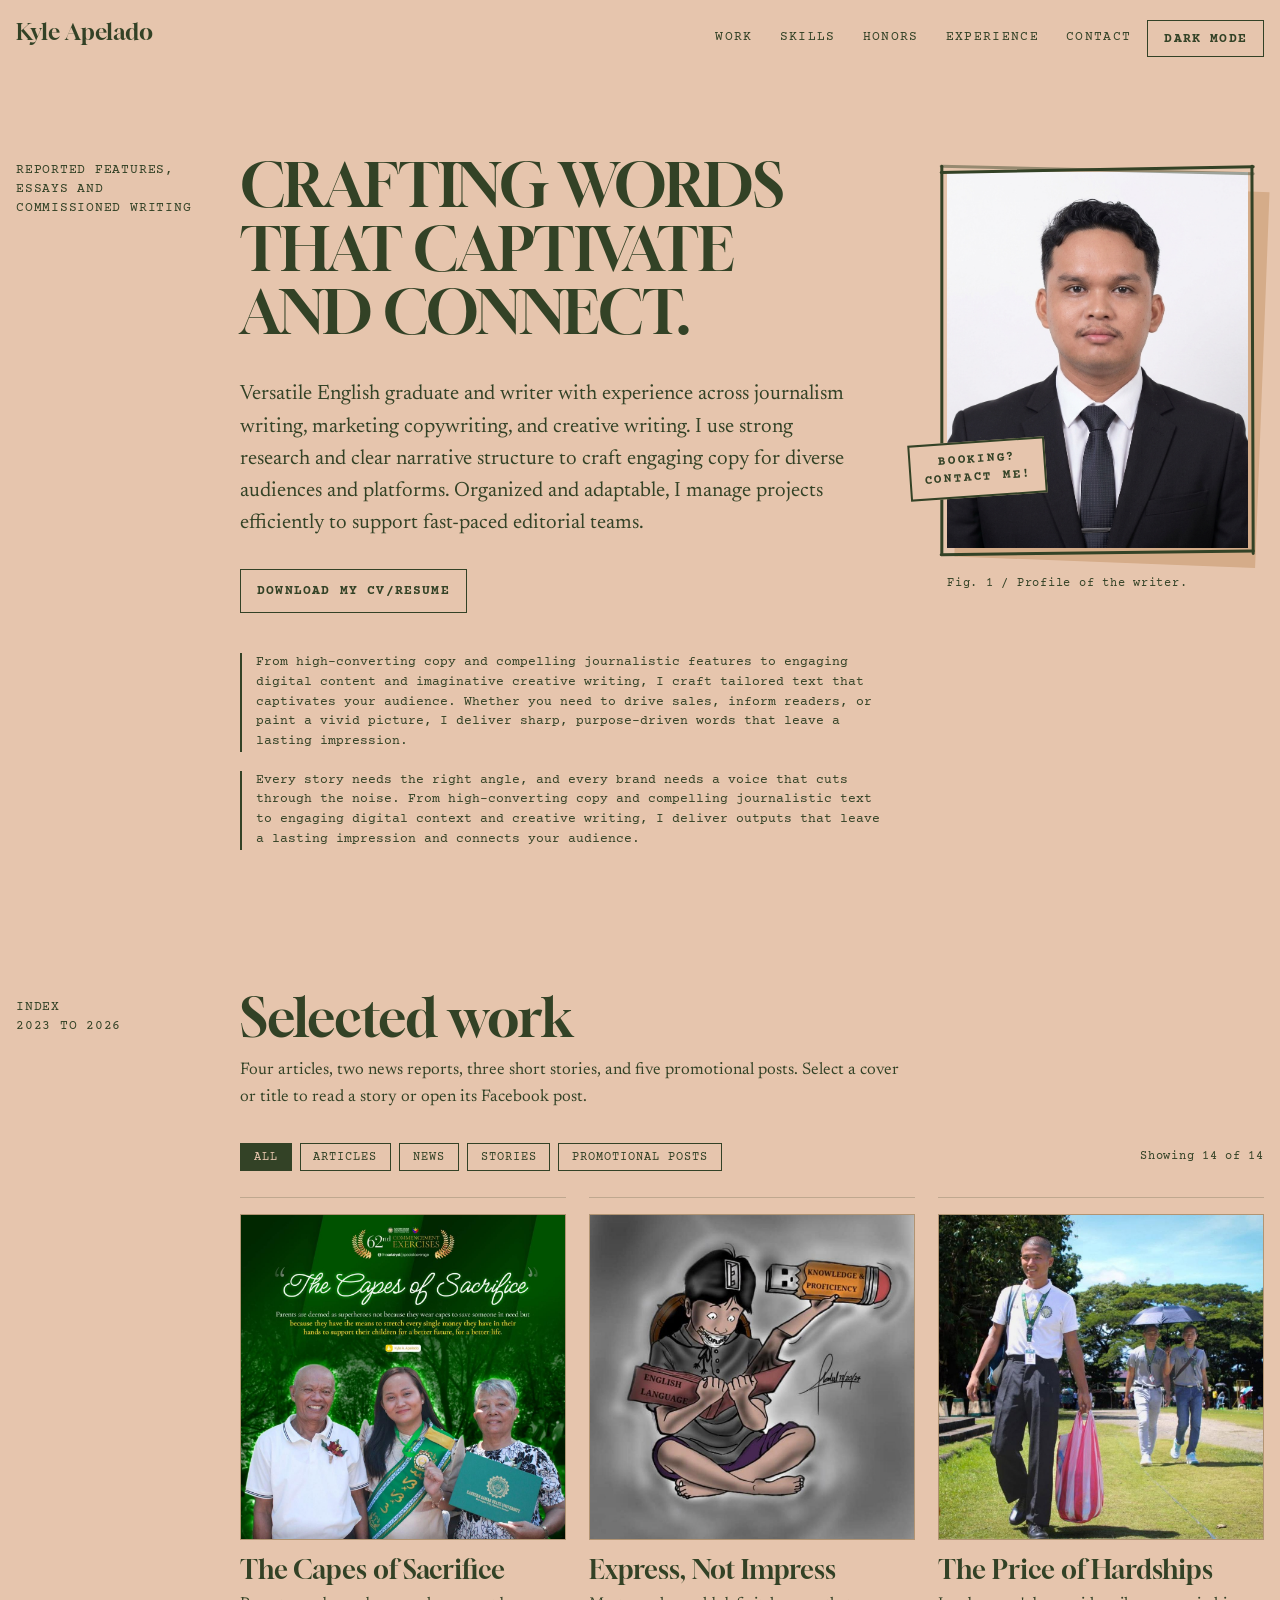
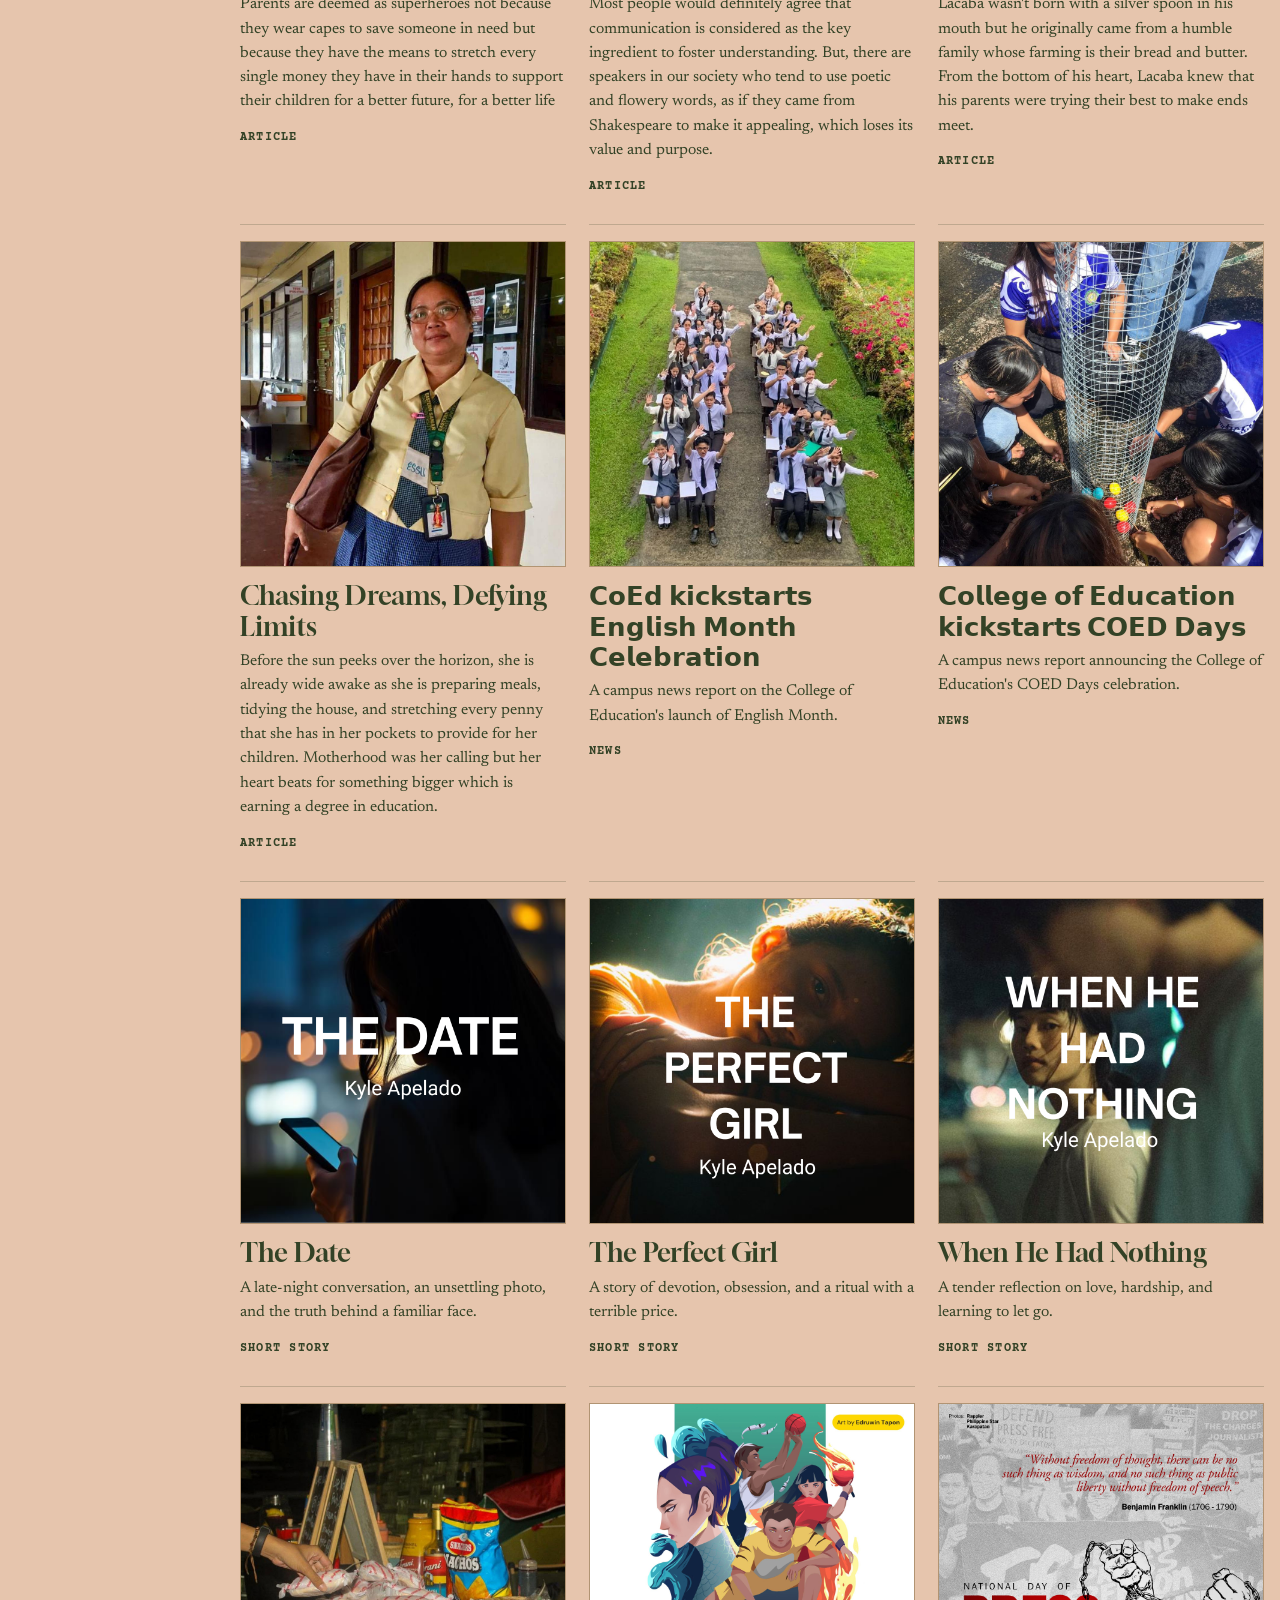
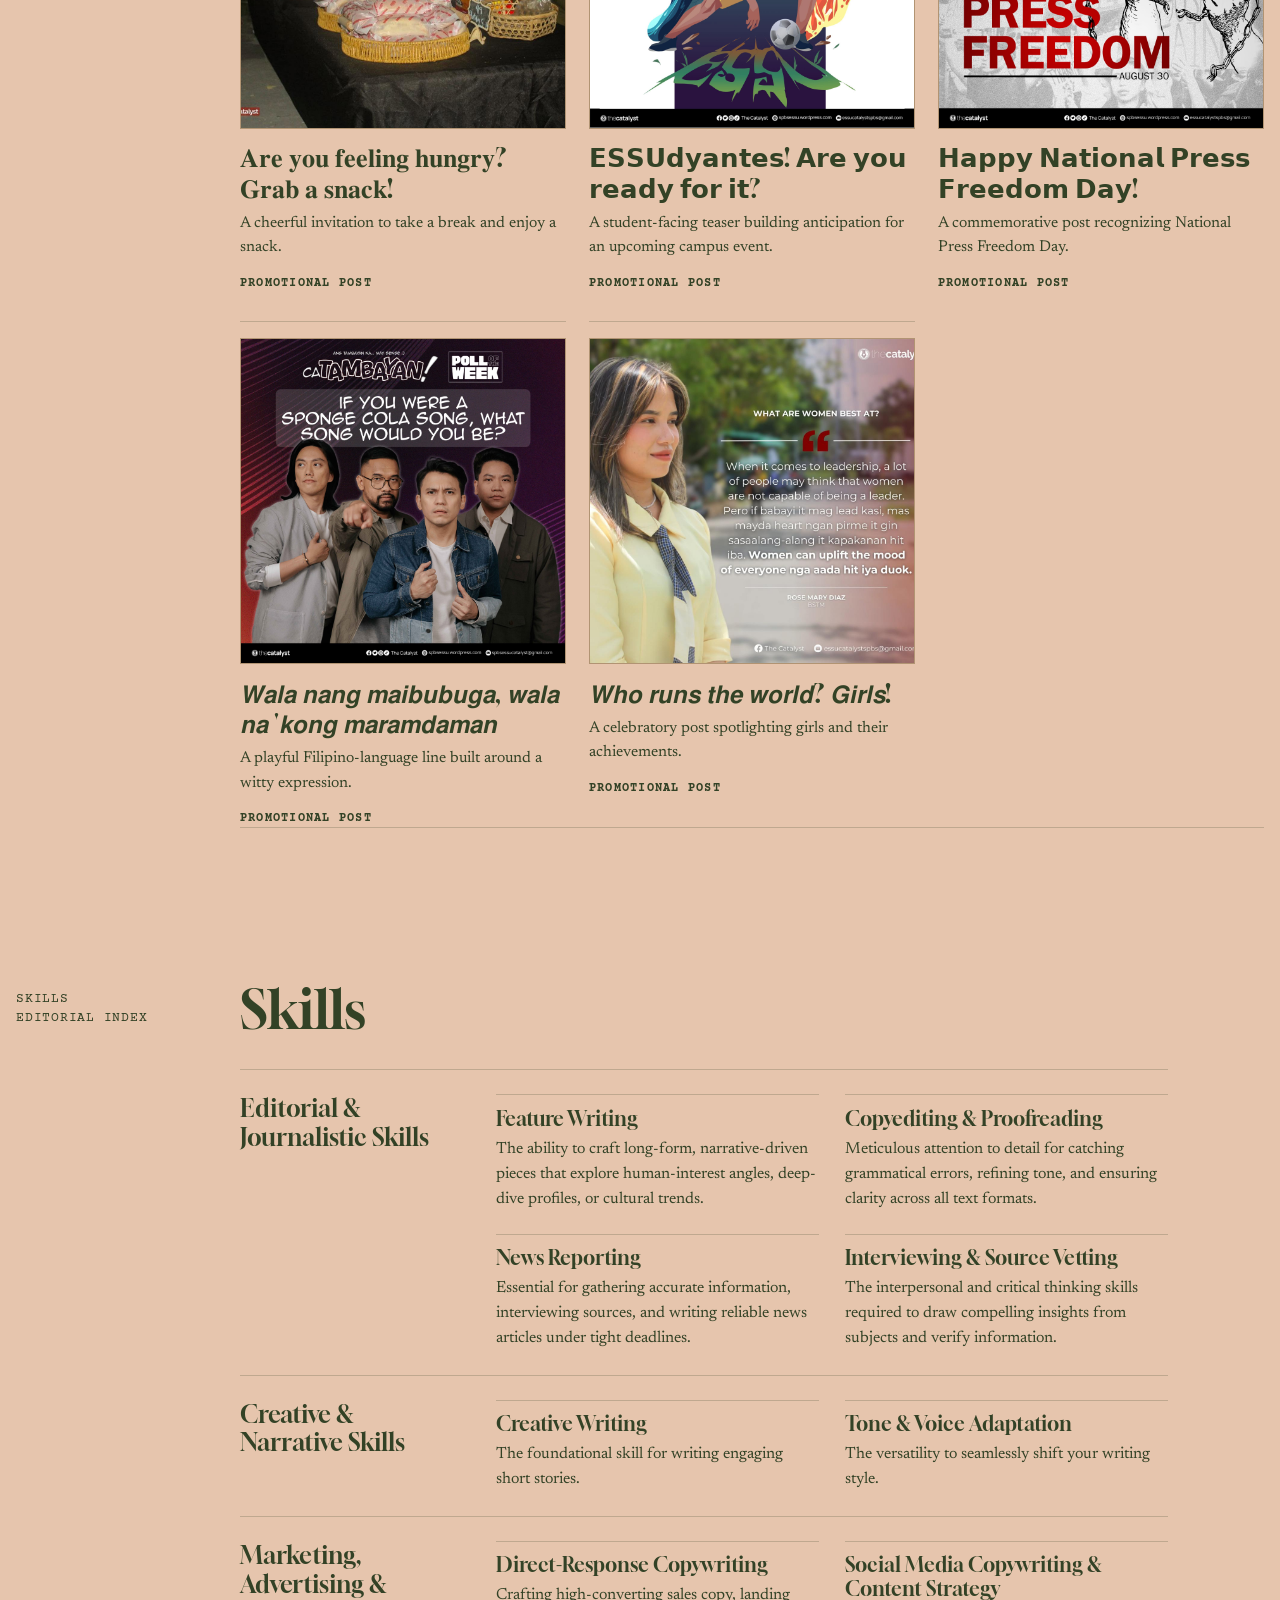
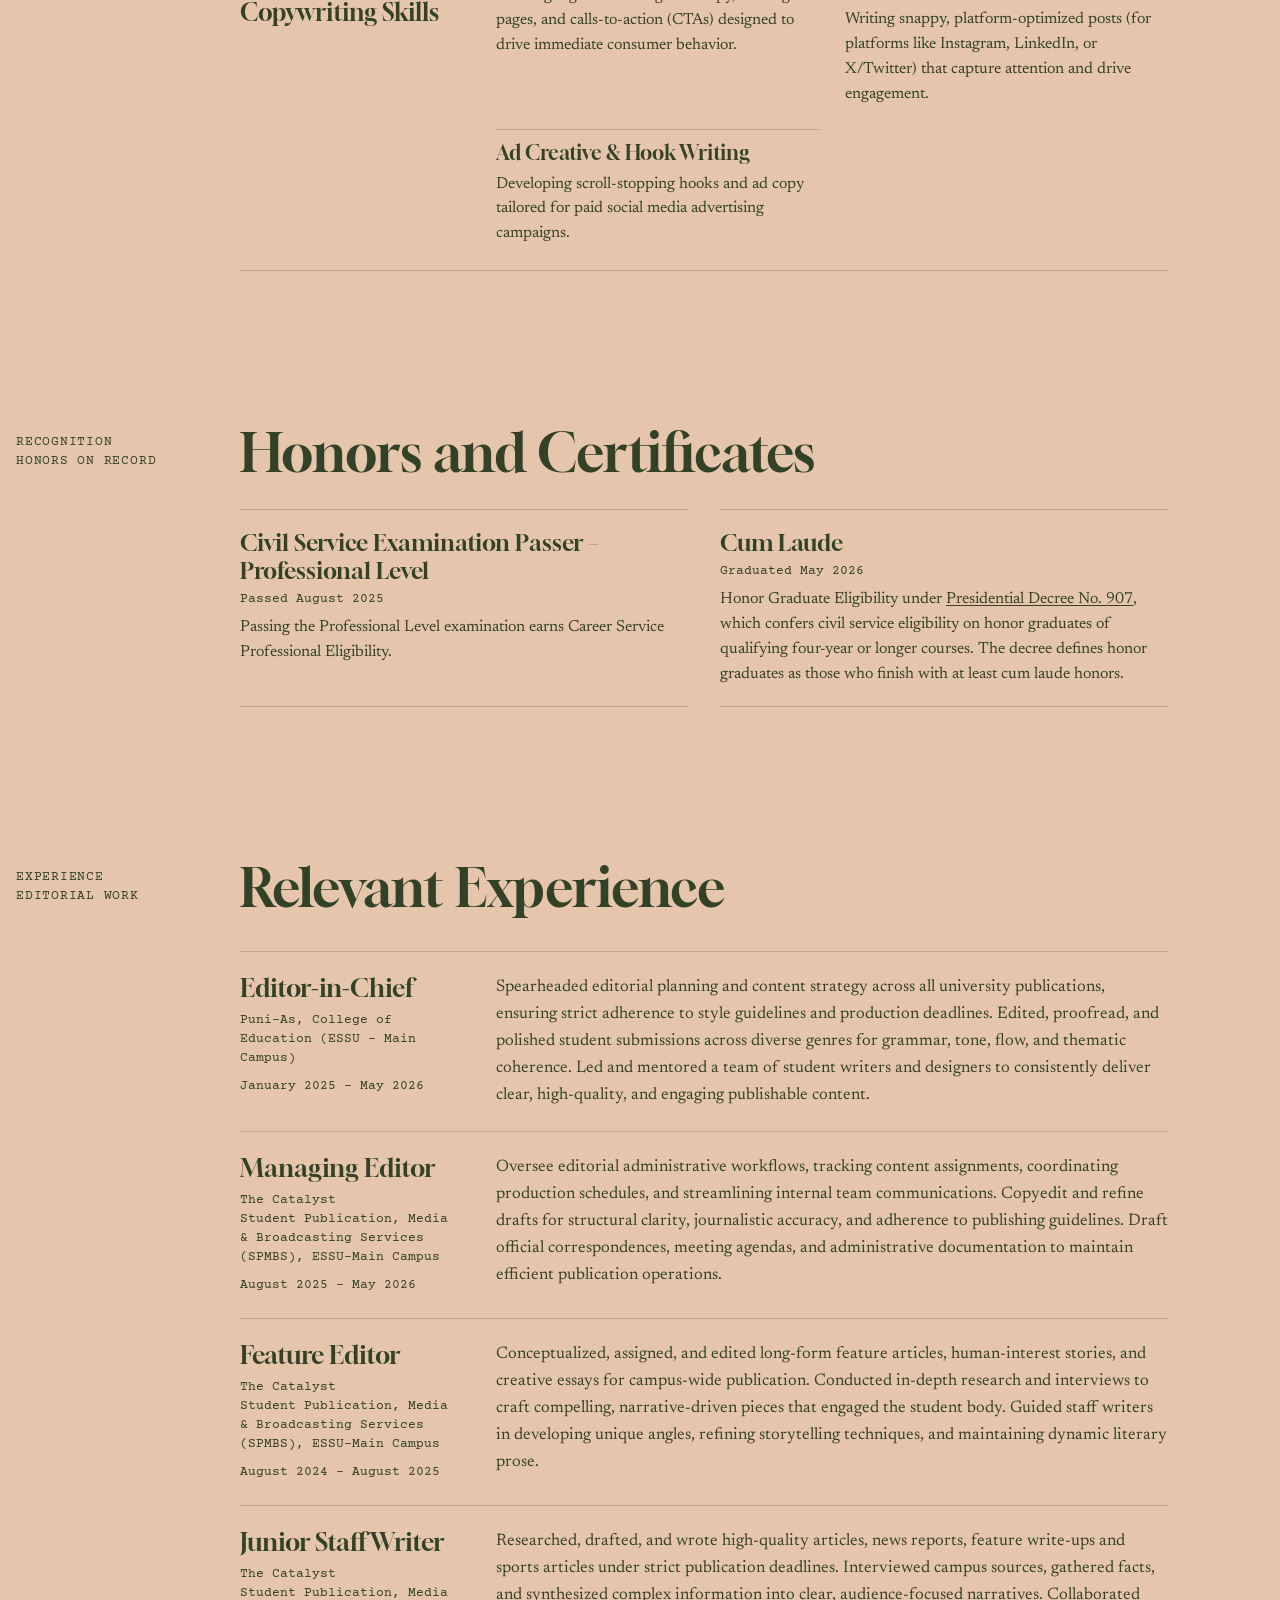
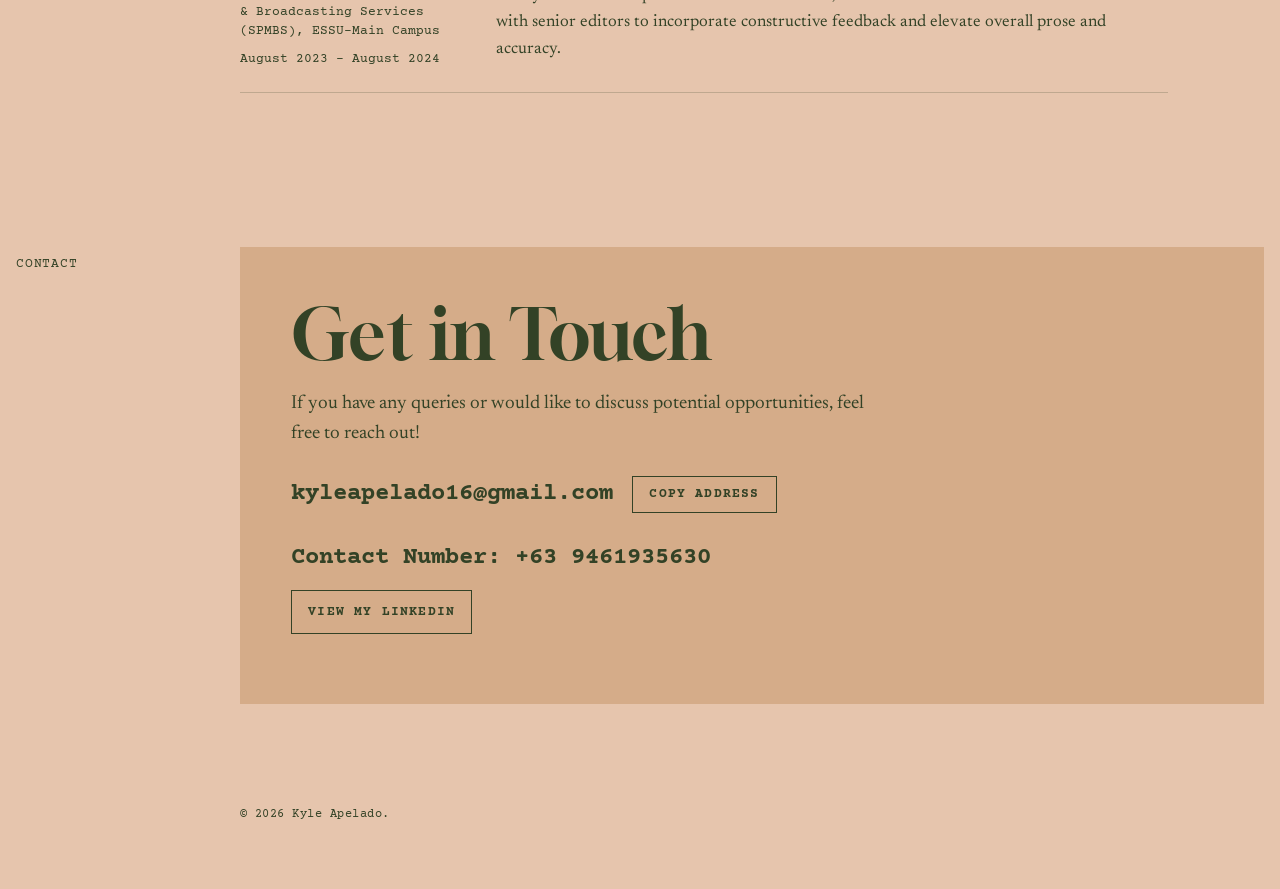
<file: index.html>
<!doctype html><html><head><meta charset=utf8><meta name=viewport content="width=device-width,initial-scale=1,viewport-fit=cover"><style>:root{color-scheme:light;box-sizing:border-box;padding-top:env(safe-area-inset-top,0px);padding-bottom:env(safe-area-inset-bottom,0px)}html{scroll-padding-top:env(safe-area-inset-top,0px)}body{margin:0;padding:0;font:14px -apple-system,BlinkMacSystemFont,sans-serif;background:#fff;color:#000}img{max-width:100%}[hidden]:not([hidden=until-found i]){display:none!important}</style></head><body>
<title>Kyle Apelado</title>
<link rel="canonical" href="./">
<meta name="claude:viewport-fit-sides" content="cover">
<link rel="stylesheet" href="https://fonts.googleapis.com/css2?family=Gloock&family=Newsreader:ital,opsz,wght@0,6..72,400;0,6..72,500;1,6..72,400&family=Courier+Prime:wght@400;700&display=swap">
<!-- SAMPLE CONTENT: the writer, outlets, pieces, figures and email address below are placeholders. Swap in real clips and add an href to each piece. -->
<style>
/* Layout concept: a manuscript page. A narrow left margin carries typewriter notes and a stamp; the wide column carries the text. Blue-pencil edits, margin comments and proofreader's tags are the one recurring device. */
:root{
  color-scheme:light;
  --raw-umber:#966443;
  --tan:#d5ac89;
  --desert-sand:#E6C5AD;
  --cal-poly-green:#334226;
  --viridian:#588764;
  --paper:var(--desert-sand);
  --panel:var(--tan);
  --ink:var(--cal-poly-green);
  --ink-soft:var(--cal-poly-green);
  --accent:var(--cal-poly-green);
  --mark:var(--tan);
  --rule:rgba(51,66,38,.22);
  --f-display:"Gloock",Georgia,"Times New Roman",serif;
  --f-body:"Newsreader",Georgia,"Times New Roman",serif;
  --f-type:"Courier Prime","Courier New",Courier,monospace;
  --margin:11.5rem;
}
:root[data-theme="dark"]{
  color-scheme:dark;
  --paper:#18231D;
  --panel:#28392F;
  --ink:#EFE6D7;
  --ink-soft:#C5CBB9;
  --accent:#B8C99A;
  --mark:#354C3B;
  --rule:rgba(239,230,215,.22);
}
*{box-sizing:border-box}
body{
  background:var(--paper);
  color:var(--ink);
  font-family:var(--f-body);
  font-size:1.1875rem;
  line-height:1.6;
  padding-block:1.25rem 3rem;
  padding-left:max(16px,env(safe-area-inset-left,0px));
  padding-right:max(16px,env(safe-area-inset-right,0px));
  -webkit-font-smoothing:antialiased;
  text-rendering:optimizeLegibility;
}
::selection{background:var(--mark);color:var(--ink)}
a{color:inherit}
:focus-visible{outline:2px solid var(--accent);outline-offset:3px}
p{margin:0}

/* shared grid: margin column + main column */
.bar,.hero,.sec{
  display:grid;
  grid-template-columns:var(--margin) minmax(0,1fr);
  column-gap:2.5rem;
  max-width:80rem;
  margin-inline:auto;
}
.main{min-width:0}
.margin{
  font-family:var(--f-type);
  font-size:.8rem;
  line-height:1.5;
  letter-spacing:.06em;
  text-transform:uppercase;
  color:var(--ink-soft);
  padding-top:.5rem;
}
.sec{padding-block:clamp(2.5rem,6vw,5rem)}
h2{
  font-family:var(--f-display);
  font-weight:400;
  font-size:clamp(2rem,4.4vw,3.3rem);
  line-height:1.05;
  margin:0 0 .7rem;
  text-wrap:balance;
}
.sub{color:var(--ink-soft);max-width:42rem;margin-bottom:2rem;font-size:1.05rem}

/* masthead */
.bar{align-items:baseline;padding-bottom:.5rem}
.name{font-family:var(--f-display);font-size:1.45rem;text-decoration:none;line-height:1}
.bar-tools{display:flex;align-items:center;justify-content:flex-end;gap:1rem;min-width:0}
nav{display:flex;gap:.5rem 1.7rem;justify-content:flex-end;flex-wrap:wrap;font-family:var(--f-type);font-size:.82rem;letter-spacing:.1em;text-transform:uppercase}
nav a{text-decoration:none;padding-block:.25rem;border-bottom:2px solid transparent}
nav a:hover{border-bottom-color:var(--accent)}
.theme-toggle{white-space:nowrap}

/* hero */
.hero{padding-block:clamp(2.5rem,7vw,5.5rem) clamp(2rem,5vw,4rem)}
.hero .margin{display:flex;flex-direction:column;gap:1.6rem;align-items:flex-start}
.stamp{
  display:inline-block;
  border:2px solid var(--accent);
  color:var(--accent);
  font-family:var(--f-type);
  font-size:.8rem;
  font-weight:700;
  text-transform:uppercase;
  letter-spacing:.14em;
  text-align:center;
  line-height:1.4;
  padding:.5rem .8rem;
  transform:rotate(-4deg);
}
h1{
  font-family:var(--f-display);
  font-weight:400;
  font-size:clamp(2.4rem,4.7vw,4.1rem);
  line-height:1.06;
  letter-spacing:-.01em;
  margin:0 0 clamp(1.4rem,3vw,2.2rem);
  text-wrap:balance;
  overflow-wrap:break-word;
}
del{
  text-decoration:none;
  color:var(--ink-soft);
  background:linear-gradient(var(--accent),var(--accent)) no-repeat 0 58% / 100% max(2px,.055em);
  -webkit-box-decoration-break:clone;
  box-decoration-break:clone;
  animation:strike .9s .5s cubic-bezier(.6,0,.2,1) backwards;
}
@keyframes strike{from{background-size:0% max(2px,.055em)}}
ins{
  position:relative;
  color:var(--accent);
  text-decoration:underline;
  text-decoration-thickness:max(2px,.045em);
  text-underline-offset:.12em;
}
ins::before{
  content:"^";
  position:absolute;
  left:-.28em;
  top:-.62em;
  font:700 .32em/1 var(--f-type);
  text-decoration:none;
}
.hero-grid{
  display:grid;
  grid-template-areas:"copy portrait" "comments .";
  grid-template-columns:minmax(0,1fr) minmax(0,20rem);
  gap:2.5rem 3.5rem;
  align-items:center;
}
.hero-text{grid-area:copy;min-width:0}
.hero-grid>.portrait{grid-area:portrait}
.hero-comments{grid-area:comments;max-width:44rem}

/* portrait: photo, offset highlighter block, blue-pencil box that overshoots its corners */
.portrait{margin:0 1rem 0 0;width:100%;max-width:min(20rem,calc(100% - 1.2rem));justify-self:end;color:var(--accent)}
.pic{position:relative}
.pic::before{content:"";position:absolute;inset:0;background:var(--mark);transform:translate(.9rem,.9rem) rotate(2.2deg)}
.frame{position:relative;aspect-ratio:4/5;background:var(--panel);overflow:hidden}
.frame img{display:block;width:100%;height:100%;object-fit:cover}
.slot{position:absolute;inset:0;display:flex;align-items:flex-end;justify-content:center;padding-bottom:1.1rem;color:var(--ink-soft);font-family:var(--f-type);font-size:.78rem;letter-spacing:.1em;text-transform:uppercase}
.slot svg{position:absolute;left:50%;top:14%;width:72%;transform:translateX(-50%);fill:currentColor;opacity:.28}
.slot span{position:relative}
.scribble{position:absolute;left:-.55rem;top:-.55rem;width:calc(100% + 1.1rem);height:calc(100% + 1.1rem);overflow:visible;fill:none;stroke:currentColor;stroke-width:3px;stroke-linecap:round;pointer-events:none}
.scribble path{vector-effect:non-scaling-stroke}
.pic .stamp{position:absolute;left:-2.4rem;bottom:3.2rem;background:var(--paper);z-index:3}
.portrait figcaption{margin-top:1.6rem;font-family:var(--f-type);font-size:.78rem;letter-spacing:.06em;color:var(--ink-soft)}
.intro{max-width:38rem;font-size:1.3rem;line-height:1.55}
.actions{display:flex;flex-wrap:wrap;align-items:center;gap:.8rem 1.2rem;margin-top:1.8rem}
.btn{
  font-family:var(--f-type);
  font-size:.82rem;
  font-weight:700;
  letter-spacing:.09em;
  text-transform:uppercase;
  color:var(--ink);
  background:transparent;
  border:1.5px solid var(--ink);
  border-radius:0;
  padding:.65rem 1rem;
  cursor:pointer;
  display:inline-block;
  text-decoration:none;
}
.btn:hover{background:var(--ink);color:var(--paper)}
.pending{font-family:var(--f-type);font-size:.8rem;letter-spacing:.06em;color:var(--ink-soft)}

.comments{display:flex;flex-direction:column;gap:1.2rem;font-family:var(--f-type);font-size:.82rem;line-height:1.5;color:var(--ink-soft)}
.comment{border-left:2px solid var(--accent);padding-left:.85rem}

/* selected work */
.filters{display:flex;flex-wrap:wrap;gap:.5rem;align-items:center;margin-bottom:1.6rem}
.chip{
  font-family:var(--f-type);
  font-size:.78rem;
  letter-spacing:.08em;
  text-transform:uppercase;
  color:var(--ink);
  background:transparent;
  border:1.5px solid var(--ink);
  border-radius:0;
  padding:.4rem .8rem;
  cursor:pointer;
}
.chip:hover{background:var(--panel)}
.chip[aria-pressed="true"]{background:var(--ink);color:var(--paper)}
.tally{font-family:var(--f-type);font-size:.78rem;letter-spacing:.06em;color:var(--ink-soft);margin-left:auto}

.list{
  display:grid;
  grid-template-columns:repeat(3,minmax(0,1fr));
  gap:1.8rem 1.4rem;
  border-bottom:1px solid var(--rule);
}
.work-item{
  display:block;
  border-top:1px solid var(--rule);
  padding-top:1rem;
  color:inherit;
  text-decoration:none;
}
.work-item-link{
  display:flex;
  flex-direction:column;
  align-items:stretch;
  gap:.9rem;
}
.work-item:focus-visible{outline:2px solid var(--accent);outline-offset:4px}
.t{
  display:block;
  font-family:var(--f-display);
  font-size:clamp(1.25rem,2vw,1.6rem);
  line-height:1.18;
}
.work-cover{display:block;width:100%;aspect-ratio:1/1;object-fit:contain;background:var(--panel);border:1px solid var(--rule)}
.work-text{min-width:0}
.t span{
  background:linear-gradient(var(--mark),var(--mark)) no-repeat 0 90% / 0% 42%;
  -webkit-box-decoration-break:clone;
  box-decoration-break:clone;
  transition:background-size .35s ease;
}
.work-item-link:hover .t span{background-size:100% 42%}
.work-overview{display:block;margin-top:.45rem;font-size:.98rem;line-height:1.55;color:var(--ink-soft)}
.meta{display:flex;flex-direction:column;gap:.1rem;font-family:var(--f-type);font-size:.78rem;line-height:1.45;color:var(--ink-soft)}
.meta b{color:var(--accent);letter-spacing:.1em;text-transform:uppercase}
.work-empty{grid-column:1/-1;padding-block:1.2rem;border-top:1px solid var(--rule);font-style:italic;color:var(--ink-soft)}

/* skills */
.skills-catalog{max-width:58rem;margin-top:2rem}
.skill-group{
  display:grid;
  grid-template-columns:13.5rem minmax(0,1fr);
  gap:1.5rem 2.5rem;
  padding-block:1.5rem;
  border-top:1px solid var(--rule);
}
.skill-group:last-child{border-bottom:1px solid var(--rule)}
.skill-group h3{font-family:var(--f-display);font-size:1.5rem;font-weight:400;line-height:1.2;margin:0}
.skill-list{list-style:none;padding:0;margin:0;display:grid;grid-template-columns:repeat(2,minmax(0,1fr));gap:1.4rem 1.6rem}
.skill-list li{border-top:1px solid var(--rule);padding-top:.7rem}
.skill-list h4{font-family:var(--f-display);font-size:1.25rem;font-weight:400;line-height:1.2;margin:0 0 .4rem}
.skill-list p{font-size:1rem;line-height:1.55}

/* honors */
.honors-list{display:grid;grid-template-columns:repeat(2,minmax(0,1fr));gap:1.5rem 2rem;margin:1.8rem 0 0;padding:0;max-width:58rem;list-style:none}
.honor{
  display:flex;
  flex-direction:column;
  align-items:flex-start;
  gap:.35rem;
  padding-block:1.2rem;
  border-top:1px solid var(--rule);
  border-bottom:1px solid var(--rule);
}
.honor h3{font-family:var(--f-display);font-size:1.45rem;font-weight:400;line-height:1.2;margin:0}
.honor-date{font-family:var(--f-type);font-size:.8rem;line-height:1.5;color:var(--ink-soft)}
.honor-description{max-width:42rem;font-size:1rem;line-height:1.55}
.honor-description a{text-decoration-thickness:1px;text-underline-offset:.15em}

/* experience */
.experience-list{max-width:58rem;margin-top:2.2rem}
.experience{
  display:grid;
  grid-template-columns:13.5rem minmax(0,1fr);
  gap:1.5rem 2.5rem;
  padding-block:1.4rem;
  border-top:1px solid var(--rule);
}
.experience:last-child{border-bottom:1px solid var(--rule)}
.experience h3{font-family:var(--f-display);font-weight:400;font-size:1.55rem;line-height:1.15;margin:0 0 .5rem}
.experience-org,.experience-date{font-family:var(--f-type);font-size:.8rem;line-height:1.5;color:var(--ink-soft)}
.experience-org{margin-bottom:.55rem}
.experience-description{font-size:1.05rem;line-height:1.6}

/* contact */
.contact{background:var(--panel);padding:clamp(1.5rem,4.5vw,3.2rem)}
.big{font-size:clamp(2.2rem,6vw,4.4rem);line-height:1.02;margin-bottom:1.2rem}
.contact p{max-width:36rem}
.mail{display:flex;flex-wrap:wrap;align-items:center;gap:.8rem 1.2rem;margin-block:1.6rem}
#addr,.contact-phone{font-family:var(--f-type);font-weight:700;font-size:clamp(1rem,3vw,1.5rem);overflow-wrap:anywhere}
.contact-links{display:flex;flex-direction:column;align-items:flex-start;gap:.8rem;margin-block:1.2rem}
.copied{font-family:var(--f-type);font-size:.8rem;color:var(--accent)}
.fine{font-size:1rem;color:var(--ink-soft)}

/* foot */
.foot{padding-block:1.5rem 1rem}
.footer-copyright{font-family:var(--f-type);font-size:.78rem;letter-spacing:.04em;color:var(--ink-soft)}

@media (max-width:980px){
  .hero-grid{
    grid-template-areas:"copy" "portrait" "comments";
    grid-template-columns:minmax(0,1fr);
    gap:1.75rem;
    align-items:start;
  }
  .hero-grid>.portrait{justify-self:start;margin-right:0}
}
@media (max-width:860px){
  .bar,.hero,.sec{grid-template-columns:minmax(0,1fr);column-gap:0}
  .bar{display:flex;flex-wrap:wrap;justify-content:space-between;gap:.6rem 1.2rem}
  .bar-tools{width:100%;justify-content:space-between;flex-wrap:wrap}
  nav{justify-content:flex-start}
  .margin{padding-top:0;margin-bottom:1rem}
  .hero .margin{flex-direction:row;flex-wrap:wrap;align-items:center;gap:1rem 1.6rem}
  .experience{grid-template-columns:minmax(0,1fr);gap:.45rem}
  .skill-group{grid-template-columns:minmax(0,1fr);gap:.8rem}
  .skill-list{grid-template-columns:minmax(0,1fr)}
  .honors-list{grid-template-columns:minmax(0,1fr)}
  .list{grid-template-columns:repeat(2,minmax(0,1fr))}
  .pic .stamp{left:-.3rem}
}
@media (max-width:760px){
  .tally{margin-left:0;width:100%}
}
@media (max-width:560px){
  body{font-size:1.05rem;padding-block:1rem 2rem}
  .bar-tools{align-items:flex-start}
  nav{gap:.35rem .85rem;font-size:.75rem}
  .hero{padding-block:2rem 1.5rem}
  .intro{font-size:1.15rem}
  .hero-comments{font-size:.78rem}
  .list{grid-template-columns:minmax(0,1fr);gap:1.4rem}
  .filters{gap:.4rem}
  .chip{font-size:.72rem;padding:.38rem .55rem}
  .work-cover{aspect-ratio:1/1}
  .contact{padding:1.3rem}
  .contact-phone,#addr{font-size:1rem}
}
@media (prefers-reduced-motion:reduce){
  *,*::before,*::after{animation:none!important;transition:none!important}
}
</style>

<header class="bar">
  <a class="name" href="#top">Kyle Apelado</a>
  <div class="bar-tools">
    <nav aria-label="Sections">
      <a href="#work">Work</a>
      <a href="#skills">Skills</a>
      <a href="#honors">Honors</a>
      <a href="#experience">Experience</a>
      <a href="#contact">Contact</a>
    </nav>
    <button class="btn theme-toggle" id="theme-toggle" type="button" aria-label="Switch to dark mode" aria-pressed="false">Dark mode</button>
  </div>
</header>

<section class="hero" id="top">
  <div class="margin">
    <p>Reported features, essays and commissioned writing</p>
  </div>
  <div class="main">
    <div class="hero-grid">
    <div class="hero-text">
    <h1>CRAFTING WORDS THAT CAPTIVATE AND CONNECT.</h1>
    <p class="intro">Versatile English graduate and writer with experience across journalism writing, marketing copywriting, and creative writing. I use strong research and clear narrative structure to craft engaging copy for diverse audiences and platforms. Organized and adaptable, I manage projects efficiently to support fast-paced editorial teams.</p>
    <div class="actions">
      <a class="btn" href="Apelado%2C%20Kyle%20A.%20Resume.docx" download="Apelado, Kyle A. Resume.docx">Download my CV/Resume</a>
    </div>
    </div>
    <figure class="portrait">
      <div class="pic">
        <div class="frame">
          <img src="Kyle_Portrait.png" alt="Portrait of Kyle Apelado">
        </div>
        <svg class="scribble" viewBox="0 0 100 125" preserveAspectRatio="none" aria-hidden="true">
          <path d="M1 3 L99 1.2"/>
          <path d="M98.6 1 L99 124"/>
          <path d="M99 123.2 L1 124.4"/>
          <path d="M1.2 124 L1.2 1"/>
          <path d="M1 1 L99 3.4" stroke-opacity=".45"/>
        </svg>
        <p class="stamp">Booking?<br>Contact Me!</p>
      </div>
      <figcaption>Fig. 1 / Profile of the writer.</figcaption>
    </figure>
    <div class="comments hero-comments">
      <p class="comment">From high-converting copy and compelling journalistic features to engaging digital content and imaginative creative writing, I craft tailored text that captivates your audience. Whether you need to drive sales, inform readers, or paint a vivid picture, I deliver sharp, purpose-driven words that leave a lasting impression.</p>
      <p class="comment">Every story needs the right angle, and every brand needs a voice that cuts through the noise. From high-converting copy and compelling journalistic text to engaging digital context and creative writing, I deliver outputs that leave a lasting impression and connects your audience.</p>
    </div>
    </div>
  </div>
</section>

<section class="sec" id="work">
  <div class="margin"><p>Index<br>2023 to 2026</p></div>
  <div class="main">
    <h2>Selected work</h2>
    <p class="sub">Four articles, two news reports, three short stories, and five promotional posts. Select a cover or title to read a story or open its Facebook post.</p>

    <div class="filters" role="group" aria-label="Filter by form">
      <button class="chip" type="button" data-f="All" aria-pressed="true">All</button>
      <button class="chip" type="button" data-f="Articles" aria-pressed="false">Articles</button>
      <button class="chip" type="button" data-f="News" aria-pressed="false">News</button>
      <button class="chip" type="button" data-f="Stories" aria-pressed="false">Stories</button>
      <button class="chip" type="button" data-f="Promotional Posts" aria-pressed="false">Promotional Posts</button>
      <span class="tally" id="tally" role="status">Showing 14 of 14</span>
    </div>

    <div class="list">
      <a class="work-item" data-form="Articles" href="https://www.facebook.com/share/p/1J8jfHBiHb/" target="_blank" rel="noopener noreferrer" aria-label="Read The Capes of Sacrifice on Facebook">
        <span class="work-item-link">
          <img class="work-cover" src="assets/Articles/The Capes of Sacrifice.jpg" alt="">
          <span class="work-text"><span class="t"><span>The Capes of Sacrifice</span></span><span class="work-overview">Parents are deemed as superheroes not because they wear capes to save someone in need but because they have the means to stretch every single money they have in their hands to support their children for a better future, for a better life</span></span>
          <span class="meta"><b>Article</b></span>
        </span>
      </a>
      <a class="work-item" data-form="Articles" href="https://www.facebook.com/share/p/1CEDJSbvRy/" target="_blank" rel="noopener noreferrer" aria-label="Read Express, Not Impress on Facebook">
        <span class="work-item-link">
          <img class="work-cover" src="assets/Articles/Express, Not Impress.jpg" alt="">
          <span class="work-text"><span class="t"><span>Express, Not Impress</span></span><span class="work-overview">Most people would definitely agree that communication is considered as the key ingredient to foster understanding. But, there are speakers in our society who tend to use poetic and flowery words, as if they came from Shakespeare to make it appealing, which loses its value and purpose.</span></span>
          <span class="meta"><b>Article</b></span>
        </span>
      </a>
      <a class="work-item" data-form="Articles" href="https://www.facebook.com/share/p/1A1L6H3BW7/" target="_blank" rel="noopener noreferrer" aria-label="Read The Price of Hardships on Facebook">
        <span class="work-item-link">
          <img class="work-cover" src="assets/Articles/The Price of Hardships.jpg" alt="">
          <span class="work-text"><span class="t"><span>The Price of Hardships</span></span><span class="work-overview">Lacaba wasn't born with a silver spoon in his mouth but he originally came from a humble family whose farming is their bread and butter. From the bottom of his heart, Lacaba knew that his parents were trying their best to make ends meet. </span></span>
          <span class="meta"><b>Article</b></span>
        </span>
      </a>
      <a class="work-item" data-form="Articles" href="https://www.facebook.com/share/p/1J6aZm1SzE/" target="_blank" rel="noopener noreferrer" aria-label="Read Chasing Dreams, Defying Limits on Facebook">
        <span class="work-item-link">
          <img class="work-cover" src="assets/Articles/Chasing Dreams, Defying Limits.jpg" alt="">
          <span class="work-text"><span class="t"><span>Chasing Dreams, Defying Limits</span></span><span class="work-overview">Before the sun peeks over the horizon, she is already wide awake as she is preparing meals, tidying the house, and stretching every penny that she has in her pockets to provide for her children. Motherhood was her calling but her heart beats for something bigger which is earning a degree in education.</span></span>
          <span class="meta"><b>Article</b></span>
        </span>
      </a>
      <a class="work-item" data-form="News" href="https://www.facebook.com/share/p/1Pg7WAhuX7/" target="_blank" rel="noopener noreferrer" aria-label="Read 𝗖𝗼𝗘𝗱 𝗸𝗶𝗰𝗸𝘀𝘁𝗮𝗿𝘁𝘀 𝗘𝗻𝗴𝗹𝗶𝘀𝗵 𝗠𝗼𝗻𝘁𝗵 𝗖𝗲𝗹𝗲𝗯𝗿𝗮𝘁𝗶𝗼𝗻 on Facebook">
        <span class="work-item-link">
          <img class="work-cover" src="assets/News/𝗖𝗼𝗘𝗱 𝗸𝗶𝗰𝗸𝘀𝘁𝗮𝗿𝘁𝘀 𝗘𝗻𝗴𝗹𝗶𝘀𝗵 𝗠𝗼𝗻𝘁𝗵 𝗖𝗲𝗹𝗲𝗯𝗲𝗿𝗮𝘁𝗶𝗼𝗻.jpg" alt="">
          <span class="work-text"><span class="t"><span>𝗖𝗼𝗘𝗱 𝗸𝗶𝗰𝗸𝘀𝘁𝗮𝗿𝘁𝘀 𝗘𝗻𝗴𝗹𝗶𝘀𝗵 𝗠𝗼𝗻𝘁𝗵 𝗖𝗲𝗹𝗲𝗯𝗿𝗮𝘁𝗶𝗼𝗻</span></span><span class="work-overview">A campus news report on the College of Education's launch of English Month.</span></span>
          <span class="meta"><b>News</b></span>
        </span>
      </a>
      <a class="work-item" data-form="News" href="https://www.facebook.com/share/p/19ibaV4C3M/" target="_blank" rel="noopener noreferrer" aria-label="Read 𝗖𝗼𝗹𝗹𝗲𝗴𝗲 𝗼𝗳 𝗘𝗱𝘂𝗰𝗮𝘁𝗶𝗼𝗻 𝗸𝗶𝗰𝗸𝘀𝘁𝗮𝗿𝘁𝘀 𝗖𝗢𝗘𝗗 𝗗𝗮𝘆𝘀 on Facebook">
        <span class="work-item-link">
          <img class="work-cover" src="assets/News/𝗖𝗼𝗹𝗹𝗲𝗴𝗲 𝗼𝗳 𝗘𝗱𝘂𝗰𝗮𝘁𝗶𝗼𝗻 𝗸𝗶𝗰𝗸𝘀𝘁𝗮𝗿𝘁𝘀 𝗖𝗢𝗘𝗗 𝗗𝗮𝘆𝘀.jpg" alt="">
          <span class="work-text"><span class="t"><span>𝗖𝗼𝗹𝗹𝗲𝗴𝗲 𝗼𝗳 𝗘𝗱𝘂𝗰𝗮𝘁𝗶𝗼𝗻 𝗸𝗶𝗰𝗸𝘀𝘁𝗮𝗿𝘁𝘀 𝗖𝗢𝗘𝗗 𝗗𝗮𝘆𝘀</span></span><span class="work-overview">A campus news report announcing the College of Education's COED Days celebration.</span></span>
          <span class="meta"><b>News</b></span>
        </span>
      </a>
      <a class="work-item" data-form="Stories" href="stories/the-date/" aria-label="Read The Date by Kyle Apelado">
        <span class="work-item-link">
          <img class="work-cover" src="assets/Stories/COVERS FOR STORIES/The Date.png" alt="">
          <span class="work-text"><span class="t"><span>The Date</span></span><span class="work-overview">A late-night conversation, an unsettling photo, and the truth behind a familiar face.</span></span>
          <span class="meta"><b>Short story</b></span>
        </span>
      </a>
      <a class="work-item" data-form="Stories" href="stories/the-perfect-girl/" aria-label="Read The Perfect Girl by Kyle Apelado">
        <span class="work-item-link">
          <img class="work-cover" src="assets/Stories/COVERS FOR STORIES/The perfect girl.png" alt="">
          <span class="work-text"><span class="t"><span>The Perfect Girl</span></span><span class="work-overview">A story of devotion, obsession, and a ritual with a terrible price.</span></span>
          <span class="meta"><b>Short story</b></span>
        </span>
      </a>
      <a class="work-item" data-form="Stories" href="stories/when-he-had-nothing/" aria-label="Read When He Had Nothing by Kyle Apelado">
        <span class="work-item-link">
          <img class="work-cover" src="assets/Stories/COVERS FOR STORIES/When he had nothing.png" alt="">
          <span class="work-text"><span class="t"><span>When He Had Nothing</span></span><span class="work-overview">A tender reflection on love, hardship, and learning to let go.</span></span>
          <span class="meta"><b>Short story</b></span>
        </span>
      </a>
      <a class="work-item" data-form="Promotional Posts" href="https://www.facebook.com/share/p/1Dq8muNaTC/" target="_blank" rel="noopener noreferrer" aria-label="Read 𝐀𝐫𝐞 𝐲𝐨𝐮 𝐟𝐞𝐞𝐥𝐢𝐧𝐠 𝐡𝐮𝐧𝐠𝐫𝐲? 𝐆𝐫𝐚𝐛 𝐚 𝐬𝐧𝐚𝐜𝐤! on Facebook">
        <span class="work-item-link">
          <img class="work-cover" src="assets/Promotional/𝐀𝐫𝐞 𝐲𝐨𝐮 𝐟𝐞𝐞𝐥𝐢𝐧𝐠 𝐡𝐮𝐧𝐠𝐫𝐲 𝐆𝐫𝐚𝐛 𝐚 𝐬𝐧𝐚𝐜𝐤.jpg" alt="">
          <span class="work-text"><span class="t"><span>𝐀𝐫𝐞 𝐲𝐨𝐮 𝐟𝐞𝐞𝐥𝐢𝐧𝐠 𝐡𝐮𝐧𝐠𝐫𝐲? 𝐆𝐫𝐚𝐛 𝐚 𝐬𝐧𝐚𝐜𝐤!</span></span><span class="work-overview">A cheerful invitation to take a break and enjoy a snack.</span></span>
          <span class="meta"><b>Promotional post</b></span>
        </span>
      </a>
      <a class="work-item" data-form="Promotional Posts" href="https://www.facebook.com/share/p/19hW8gpqJF/" target="_blank" rel="noopener noreferrer" aria-label="Read 𝗘𝗦𝗦𝗨𝗱𝘆𝗮𝗻𝘁𝗲𝘀! 𝗔𝗿𝗲 𝘆𝗼𝘂 𝗿𝗲𝗮𝗱𝘆 𝗳𝗼𝗿 𝗶𝘁? on Facebook">
        <span class="work-item-link">
          <img class="work-cover" src="assets/Promotional/𝗘𝗦𝗦𝗨𝗱𝘆𝗮𝗻𝘁𝗲𝘀. 𝗔𝗿𝗲 𝘆𝗼𝘂 𝗿𝗲𝗮𝗱𝘆 𝗳𝗼𝗿 𝗶𝘁.jpg" alt="">
          <span class="work-text"><span class="t"><span>𝗘𝗦𝗦𝗨𝗱𝘆𝗮𝗻𝘁𝗲𝘀! 𝗔𝗿𝗲 𝘆𝗼𝘂 𝗿𝗲𝗮𝗱𝘆 𝗳𝗼𝗿 𝗶𝘁?</span></span><span class="work-overview">A student-facing teaser building anticipation for an upcoming campus event.</span></span>
          <span class="meta"><b>Promotional post</b></span>
        </span>
      </a>
      <a class="work-item" data-form="Promotional Posts" href="https://www.facebook.com/share/p/1JyPY2T6LB/" target="_blank" rel="noopener noreferrer" aria-label="Read 𝗛𝗮𝗽𝗽𝘆 𝗡𝗮𝘁𝗶𝗼𝗻𝗮𝗹 𝗣𝗿𝗲𝘀𝘀 𝗙𝗿𝗲𝗲𝗱𝗼𝗺 𝗗𝗮𝘆! on Facebook">
        <span class="work-item-link">
          <img class="work-cover" src="assets/Promotional/𝗛𝗮𝗽𝗽𝘆 𝗡𝗮𝘁𝗶𝗼𝗻𝗮𝗹 𝗣𝗿𝗲𝘀𝘀 𝗙𝗿𝗲𝗲𝗱𝗼𝗺 𝗗𝗮𝘆.jpg" alt="">
          <span class="work-text"><span class="t"><span>𝗛𝗮𝗽𝗽𝘆 𝗡𝗮𝘁𝗶𝗼𝗻𝗮𝗹 𝗣𝗿𝗲𝘀𝘀 𝗙𝗿𝗲𝗲𝗱𝗼𝗺 𝗗𝗮𝘆!</span></span><span class="work-overview">A commemorative post recognizing National Press Freedom Day.</span></span>
          <span class="meta"><b>Promotional post</b></span>
        </span>
      </a>
      <a class="work-item" data-form="Promotional Posts" href="https://www.facebook.com/share/p/1HhxZbZ1AJ/" target="_blank" rel="noopener noreferrer" aria-label="Read 𝙒𝙖𝙡𝙖 𝙣𝙖𝙣𝙜 𝙢𝙖𝙞𝙗𝙪𝙗𝙪𝙜𝙖, 𝙬𝙖𝙡𝙖 𝙣𝙖 '𝙠𝙤𝙣𝙜 𝙢𝙖𝙧𝙖𝙢𝙙𝙖𝙢𝙖𝙣 on Facebook">
        <span class="work-item-link">
          <img class="work-cover" src="assets/Promotional/𝙒𝙖𝙡𝙖 𝙣𝙖𝙣𝙜 𝙢𝙖𝙞𝙗𝙪𝙗𝙪𝙜𝙖, 𝙬𝙖𝙡𝙖 𝙣𝙖 '𝙠𝙤𝙣𝙜 𝙢𝙖𝙧𝙖𝙢𝙙𝙖𝙢𝙖𝙣.jpg" alt="">
          <span class="work-text"><span class="t"><span>𝙒𝙖𝙡𝙖 𝙣𝙖𝙣𝙜 𝙢𝙖𝙞𝙗𝙪𝙗𝙪𝙜𝙖, 𝙬𝙖𝙡𝙖 𝙣𝙖 '𝙠𝙤𝙣𝙜 𝙢𝙖𝙧𝙖𝙢𝙙𝙖𝙢𝙖𝙣</span></span><span class="work-overview">A playful Filipino-language line built around a witty expression.</span></span>
          <span class="meta"><b>Promotional post</b></span>
        </span>
      </a>
      <a class="work-item" data-form="Promotional Posts" href="https://www.facebook.com/share/p/1GiaqXhCuY/" target="_blank" rel="noopener noreferrer" aria-label="Read 𝙒𝙝𝙤 𝙧𝙪𝙣𝙨 𝙩𝙝𝙚 𝙬𝙤𝙧𝙡𝙙? 𝙂𝙞𝙧𝙡𝙨! on Facebook">
        <span class="work-item-link">
          <img class="work-cover" src="assets/Promotional/𝙒𝙝𝙤 𝙧𝙪𝙣𝙨 𝙩𝙝𝙚 𝙬𝙤𝙧𝙡𝙙 𝙂𝙞𝙧𝙡𝙨.jpg" alt="">
          <span class="work-text"><span class="t"><span>𝙒𝙝𝙤 𝙧𝙪𝙣𝙨 𝙩𝙝𝙚 𝙬𝙤𝙧𝙡𝙙? 𝙂𝙞𝙧𝙡𝙨!</span></span><span class="work-overview">A celebratory post spotlighting girls and their achievements.</span></span>
          <span class="meta"><b>Promotional post</b></span>
        </span>
      </a>
      <p class="work-empty" id="work-empty" hidden>No works in this category yet.</p>
    </div>
  </div>
</section>

<section class="sec" id="skills">
    <div class="margin"><p>Skills<br>Editorial index</p></div>
    <div class="main">
      <h2>Skills</h2>
      <div class="skills-catalog">
        <section class="skill-group" aria-labelledby="editorial-skills">
          <h3 id="editorial-skills">Editorial &amp; Journalistic Skills</h3>
          <ul class="skill-list">
            <li>
              <h4>Feature Writing</h4>
              <p>The ability to craft long-form, narrative-driven pieces that explore human-interest angles, deep-dive profiles, or cultural trends.</p>
            </li>
            <li>
              <h4>Copyediting &amp; Proofreading</h4>
              <p>Meticulous attention to detail for catching grammatical errors, refining tone, and ensuring clarity across all text formats.</p>
            </li>
            <li>
              <h4>News Reporting</h4>
              <p>Essential for gathering accurate information, interviewing sources, and writing reliable news articles under tight deadlines.</p>
            </li>
            <li>
              <h4>Interviewing &amp; Source Vetting</h4>
              <p>The interpersonal and critical thinking skills required to draw compelling insights from subjects and verify information.</p>
            </li>
          </ul>
        </section>
        <section class="skill-group" aria-labelledby="creative-skills">
          <h3 id="creative-skills">Creative &amp; Narrative Skills</h3>
          <ul class="skill-list">
            <li>
              <h4>Creative Writing</h4>
              <p>The foundational skill for writing engaging short stories.</p>
            </li>
            <li>
              <h4>Tone &amp; Voice Adaptation</h4>
              <p>The versatility to seamlessly shift your writing style.</p>
            </li>
          </ul>
        </section>
        <section class="skill-group" aria-labelledby="marketing-skills">
          <h3 id="marketing-skills">Marketing, Advertising &amp; Copywriting Skills</h3>
          <ul class="skill-list">
            <li>
              <h4>Direct-Response Copywriting</h4>
              <p>Crafting high-converting sales copy, landing pages, and calls-to-action (CTAs) designed to drive immediate consumer behavior.</p>
            </li>
            <li>
              <h4>Social Media Copywriting &amp; Content Strategy</h4>
              <p>Writing snappy, platform-optimized posts (for platforms like Instagram, LinkedIn, or X/Twitter) that capture attention and drive engagement.</p>
            </li>
            <li>
              <h4>Ad Creative &amp; Hook Writing</h4>
              <p>Developing scroll-stopping hooks and ad copy tailored for paid social media advertising campaigns.</p>
            </li>
          </ul>
        </section>
      </div>
    </div>
  </div>
</section>

<section class="sec" id="honors">
  <div class="margin"><p>Recognition<br>Honors on record</p></div>
  <div class="main">
    <h2>Honors and Certificates</h2>
    <ul class="honors-list">
      <li class="honor">
        <h3>Civil Service Examination Passer – Professional Level</h3>
        <p class="honor-date">Passed August 2025</p>
        <p class="honor-description">Passing the Professional Level examination earns Career Service Professional Eligibility.</p>
      </li>
      <li class="honor">
        <h3>Cum Laude</h3>
        <p class="honor-date">Graduated May 2026</p>
        <p class="honor-description">Honor Graduate Eligibility under <a href="https://lawphil.net/statutes/presdecs/pd1976/pd_907_1976.html" target="_blank" rel="noopener noreferrer">Presidential Decree No. 907</a>, which confers civil service eligibility on honor graduates of qualifying four-year or longer courses. The decree defines honor graduates as those who finish with at least cum laude honors.</p>
      </li>
    </ul>
  </div>
</section>

<section class="sec" id="experience">
  <div class="margin"><p>Experience<br>Editorial work</p></div>
  <div class="main">
    <h2>Relevant Experience</h2>
    <div class="experience-list">
      <article class="experience">
        <header>
          <h3>Editor-in-Chief</h3>
          <p class="experience-org">Puni-As, College of Education (ESSU – Main Campus)</p>
          <p class="experience-date"><time datetime="2025-01">January 2025</time> – <time datetime="2026-05">May 2026</time></p>
        </header>
        <p class="experience-description">Spearheaded editorial planning and content strategy across all university publications, ensuring strict adherence to style guidelines and production deadlines. Edited, proofread, and polished student submissions across diverse genres for grammar, tone, flow, and thematic coherence. Led and mentored a team of student writers and designers to consistently deliver clear, high-quality, and engaging publishable content.</p>
      </article>
      <article class="experience">
        <header>
          <h3>Managing Editor</h3>
          <p class="experience-org">The Catalyst<br>Student Publication, Media &amp; Broadcasting Services (SPMBS), ESSU-Main Campus</p>
          <p class="experience-date"><time datetime="2025-08">August 2025</time> – <time datetime="2026-05">May 2026</time></p>
        </header>
        <p class="experience-description">Oversee editorial administrative workflows, tracking content assignments, coordinating production schedules, and streamlining internal team communications. Copyedit and refine drafts for structural clarity, journalistic accuracy, and adherence to publishing guidelines. Draft official correspondences, meeting agendas, and administrative documentation to maintain efficient publication operations.</p>
      </article>
      <article class="experience">
        <header>
          <h3>Feature Editor</h3>
          <p class="experience-org">The Catalyst<br>Student Publication, Media &amp; Broadcasting Services (SPMBS), ESSU-Main Campus</p>
          <p class="experience-date"><time datetime="2024-08">August 2024</time> – <time datetime="2025-08">August 2025</time></p>
        </header>
        <p class="experience-description">Conceptualized, assigned, and edited long-form feature articles, human-interest stories, and creative essays for campus-wide publication. Conducted in-depth research and interviews to craft compelling, narrative-driven pieces that engaged the student body. Guided staff writers in developing unique angles, refining storytelling techniques, and maintaining dynamic literary prose.</p>
      </article>
      <article class="experience">
        <header>
          <h3>Junior Staff Writer</h3>
          <p class="experience-org">The Catalyst<br>Student Publication, Media &amp; Broadcasting Services (SPMBS), ESSU-Main Campus</p>
          <p class="experience-date"><time datetime="2023-08">August 2023</time> – <time datetime="2024-08">August 2024</time></p>
        </header>
        <p class="experience-description">Researched, drafted, and wrote high-quality articles, news reports, feature write-ups and sports articles under strict publication deadlines. Interviewed campus sources, gathered facts, and synthesized complex information into clear, audience-focused narratives. Collaborated with senior editors to incorporate constructive feedback and elevate overall prose and accuracy.</p>
      </article>
    </div>
  </div>
</section>

<section class="sec" id="contact">
  <div class="margin"><p>Contact</p></div>
  <div class="main">
    <div class="contact">
      <h2 class="big">Get in Touch</h2>
      <p>If you have any queries or would like to discuss potential opportunities, feel free to reach out!</p>
      <div class="mail">
        <span id="addr">kyleapelado16@gmail.com</span>
        <button class="btn" id="copy" type="button">Copy address</button>
        <span class="copied" id="copied" role="status"></span>
      </div>
      <div class="contact-links">
        <span class="contact-phone">Contact Number: +63 9461935630</span>
        <a class="btn" href="https://www.linkedin.com/in/kyle-apelado-b07132419/">View My LinkedIn</a>
      </div>
    </div>
  </div>
</section>

<footer class="sec foot">
  <div class="margin" aria-hidden="true"></div>
  <div class="main">
    <p class="footer-copyright">© 2026 Kyle Apelado.</p>
  </div>
</footer>

<script>
(function(){
  var themeToggle=document.getElementById('theme-toggle');
  var savedTheme;
  try{
    savedTheme=window.localStorage.getItem('kyle-portfolio-theme');
  }catch(error){
    console.error('Unable to read the saved color theme.',error);
  }
  function setTheme(theme,save){
    var dark=theme==='dark';
    document.documentElement.dataset.theme=dark?'dark':'light';
    themeToggle.textContent=dark?'Light mode':'Dark mode';
    themeToggle.setAttribute('aria-label',dark?'Switch to light mode':'Switch to dark mode');
    themeToggle.setAttribute('aria-pressed',String(dark));
    if(save){
      try{
        window.localStorage.setItem('kyle-portfolio-theme',theme);
      }catch(error){
        console.error('Unable to save the color theme.',error);
      }
    }
  }
  setTheme(savedTheme==='dark'?'dark':'light',false);
  themeToggle.addEventListener('click',function(){
    setTheme(document.documentElement.dataset.theme==='dark'?'light':'dark',true);
  });

  var chips=document.querySelectorAll('.chip');
  var rows=document.querySelectorAll('.work-item');
  var tally=document.getElementById('tally');
  var empty=document.getElementById('work-empty');
  function apply(f){
    var n=0;
    rows.forEach(function(r){
      var show=f==='All'||r.getAttribute('data-form')===f;
      r.hidden=!show;
      if(show){n++;}
    });
    empty.hidden=n!==0;
    tally.textContent='Showing '+n+' of '+rows.length;
    chips.forEach(function(c){
      c.setAttribute('aria-pressed',c.getAttribute('data-f')===f?'true':'false');
    });
  }
  chips.forEach(function(c){
    c.addEventListener('click',function(){apply(c.getAttribute('data-f'));});
  });

  var addr=document.getElementById('addr');
  var copyBtn=document.getElementById('copy');
  var copied=document.getElementById('copied');
  function pick(){
    var r=document.createRange();
    r.selectNodeContents(addr);
    var s=window.getSelection();
    s.removeAllRanges();
    s.addRange(r);
    copied.textContent='Selected. Copy it with your keyboard.';
  }
  copyBtn.addEventListener('click',function(){
    try{
      navigator.clipboard.writeText(addr.textContent.trim()).then(function(){
        copied.textContent='Copied';
      },pick);
    }catch(e){pick();}
  });
})();
</script>

</body></html>
</file>
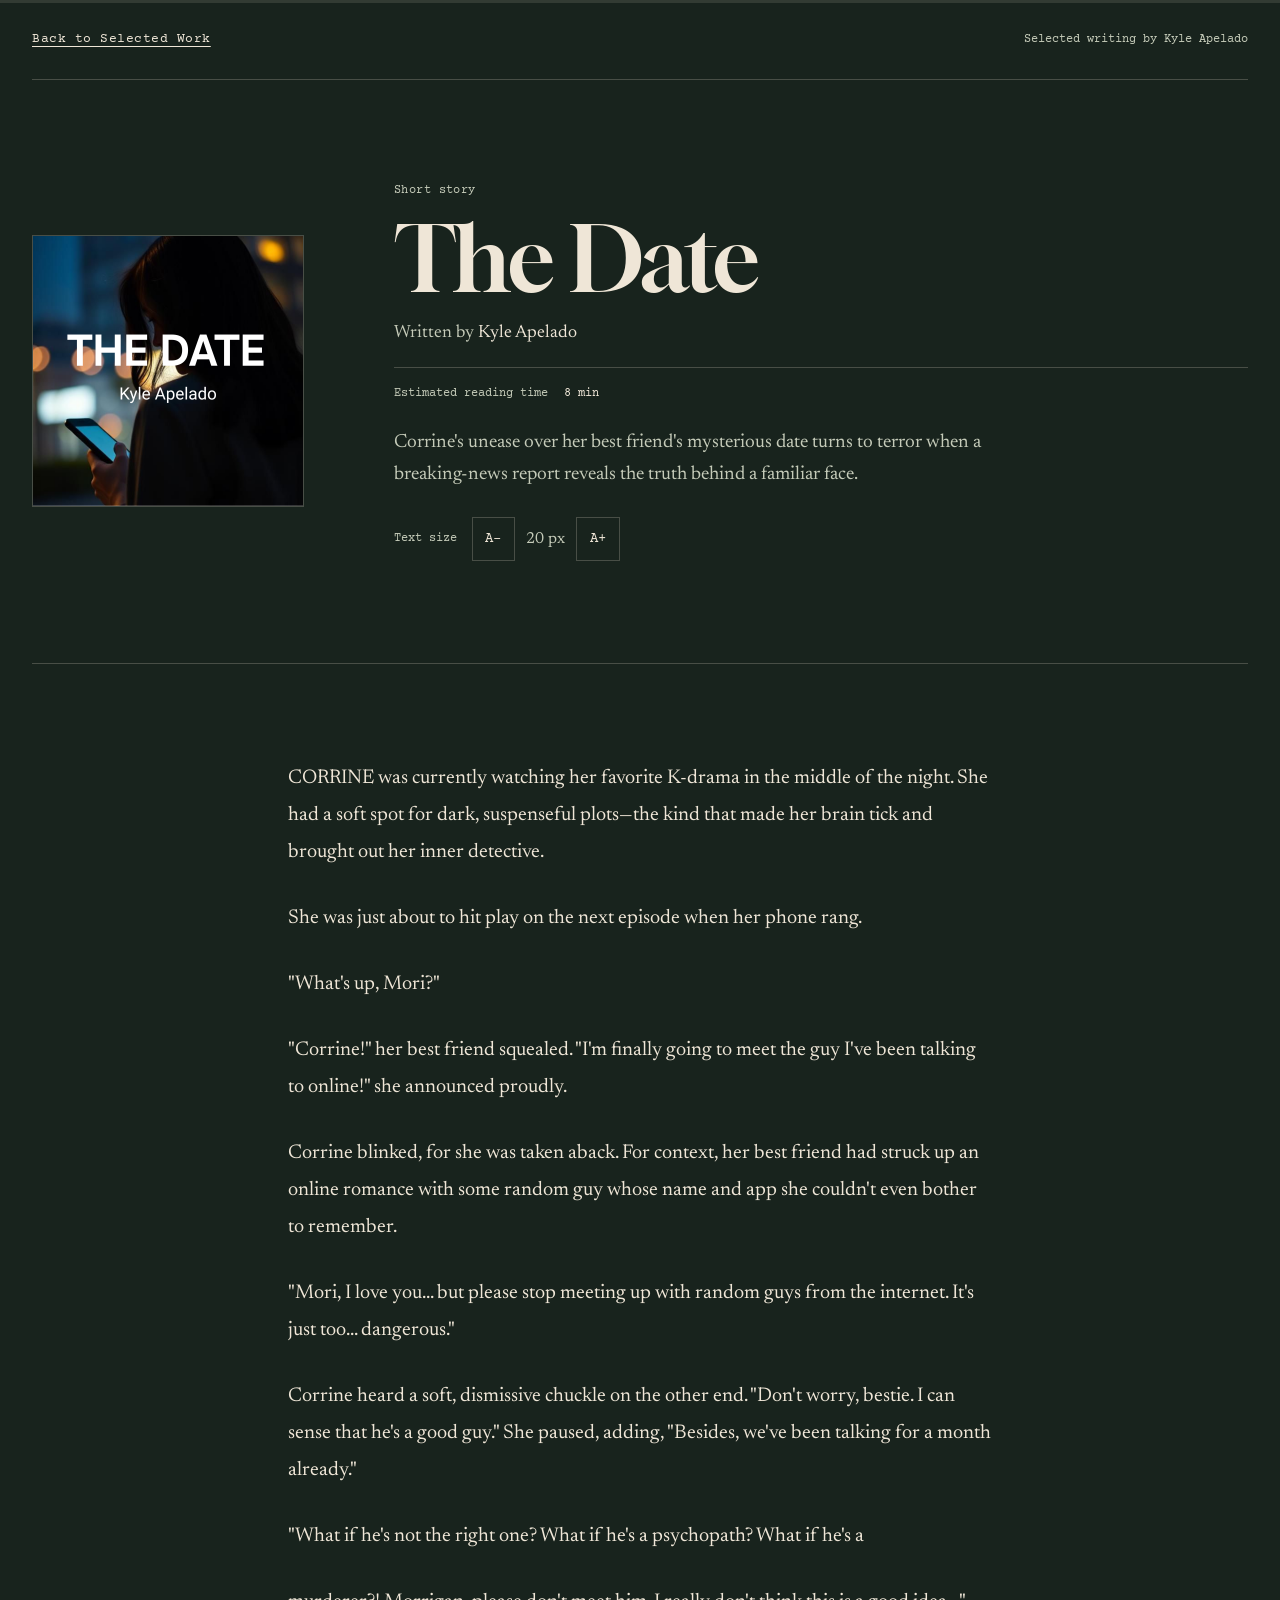
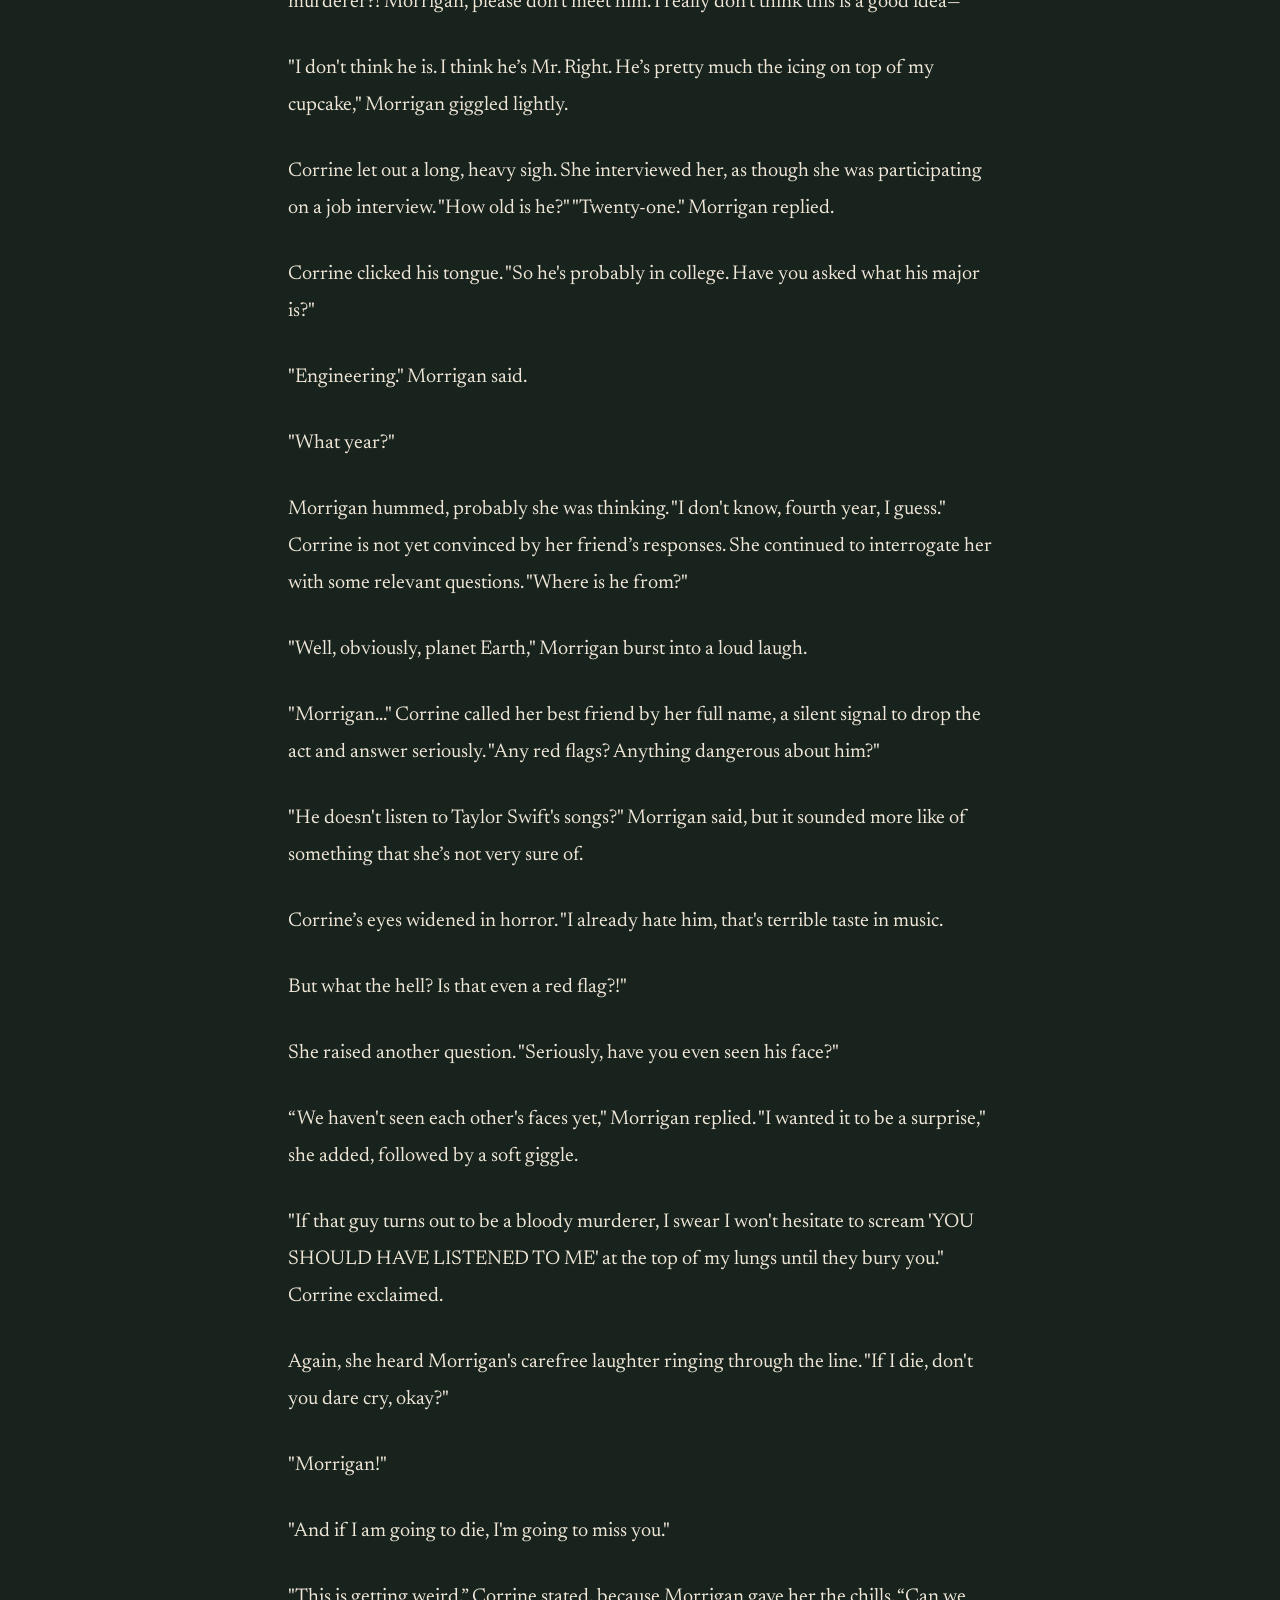
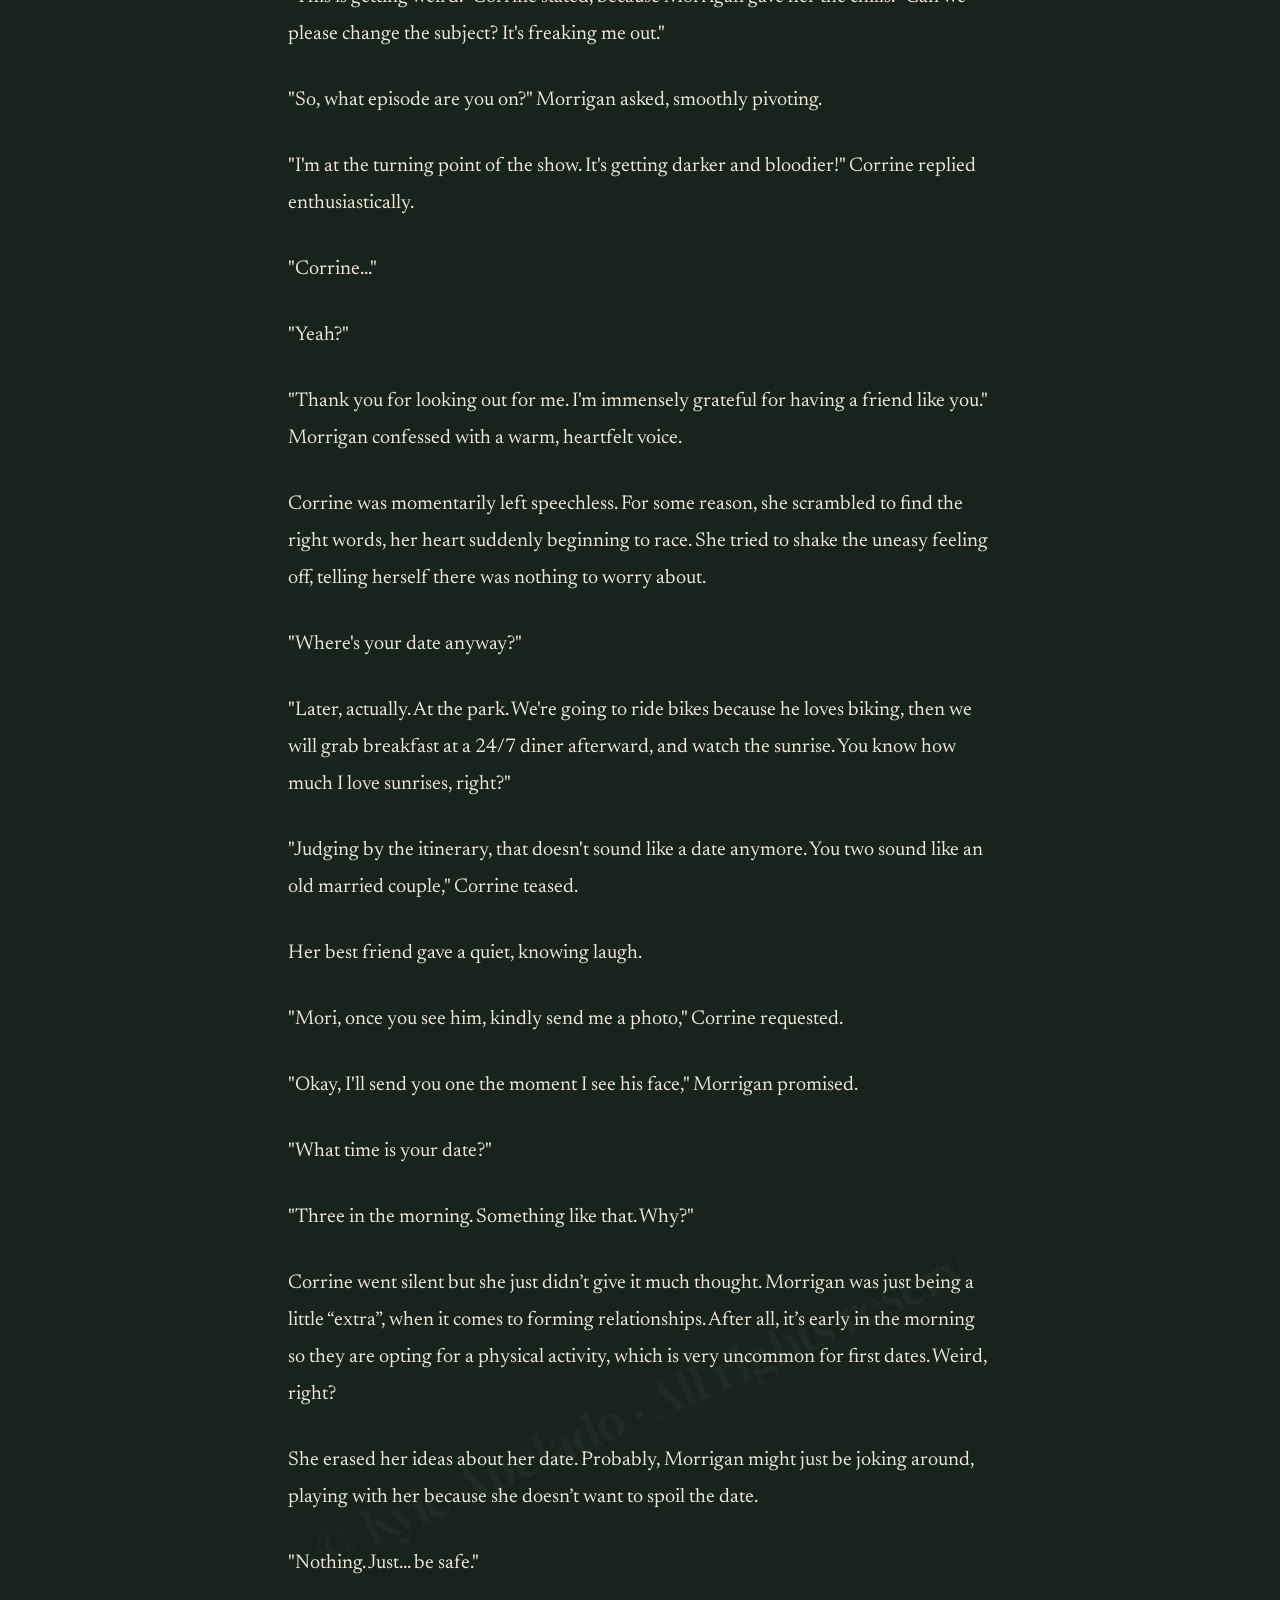
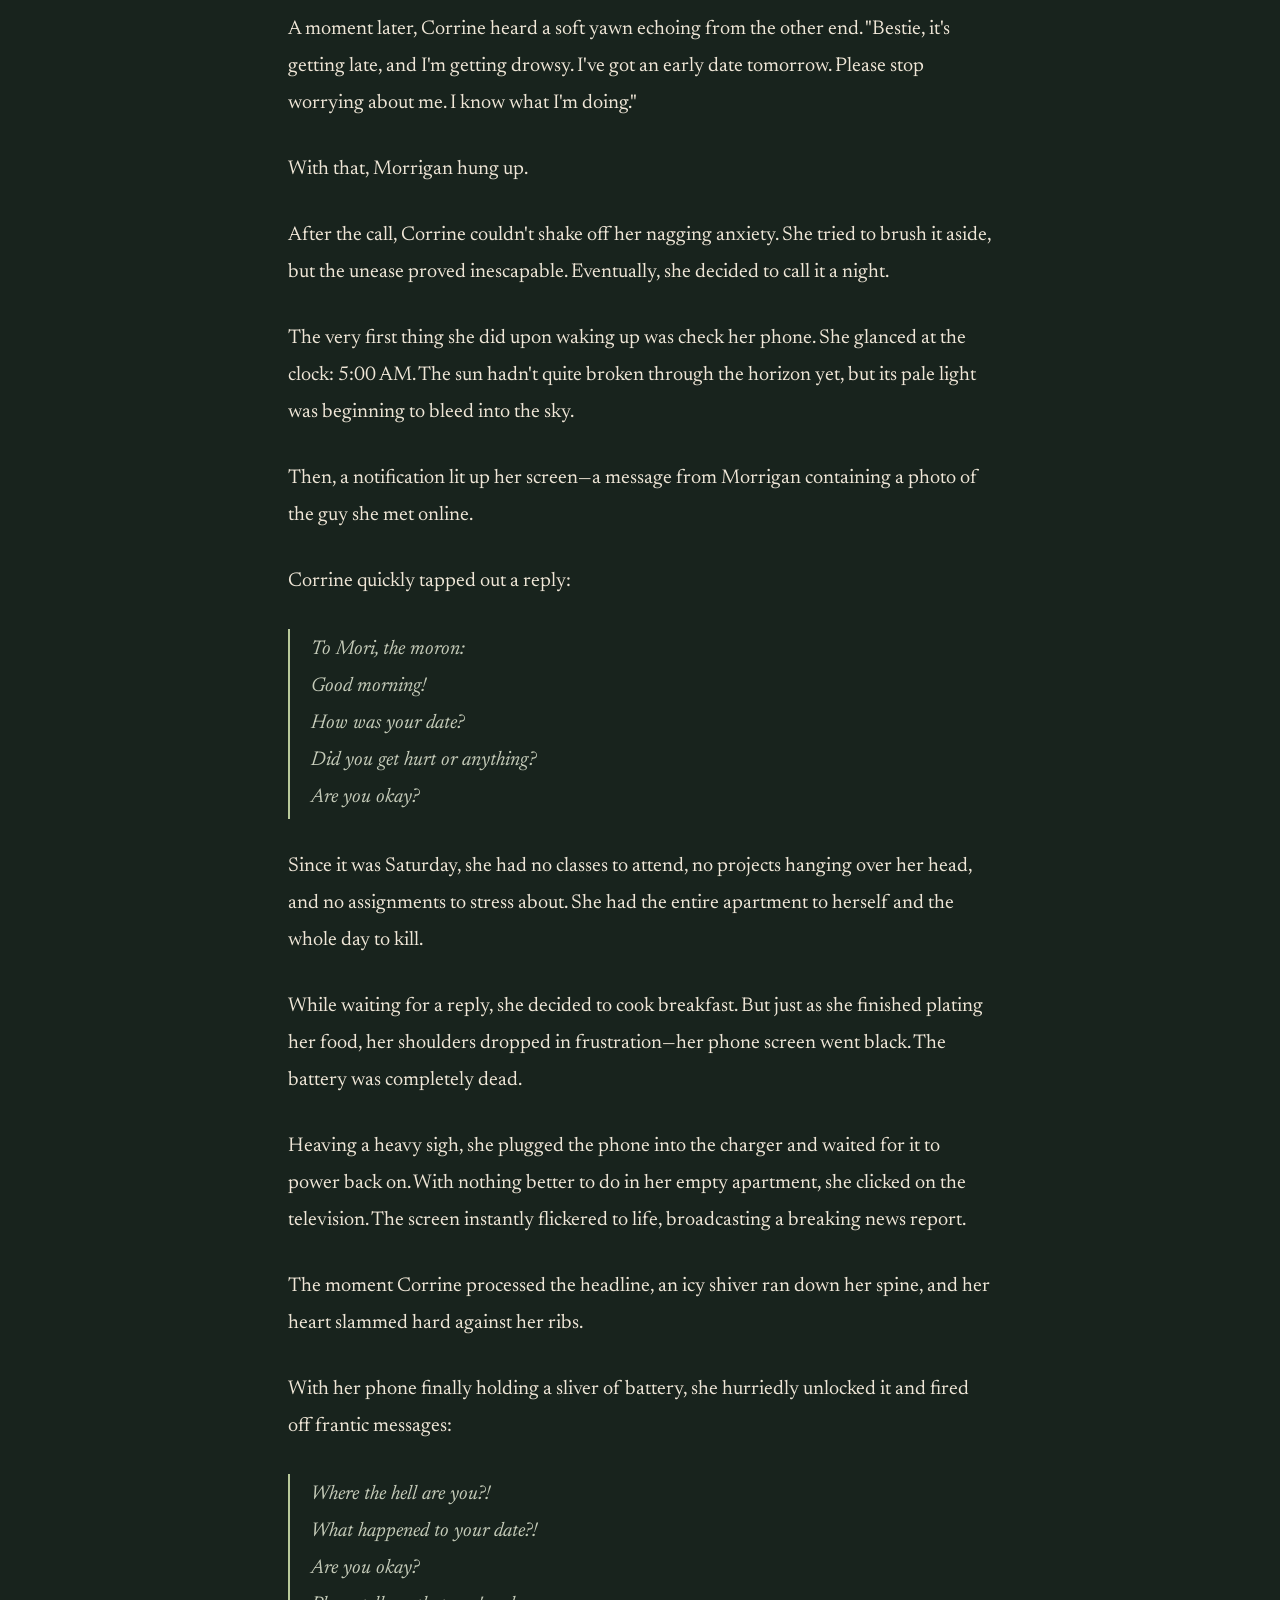
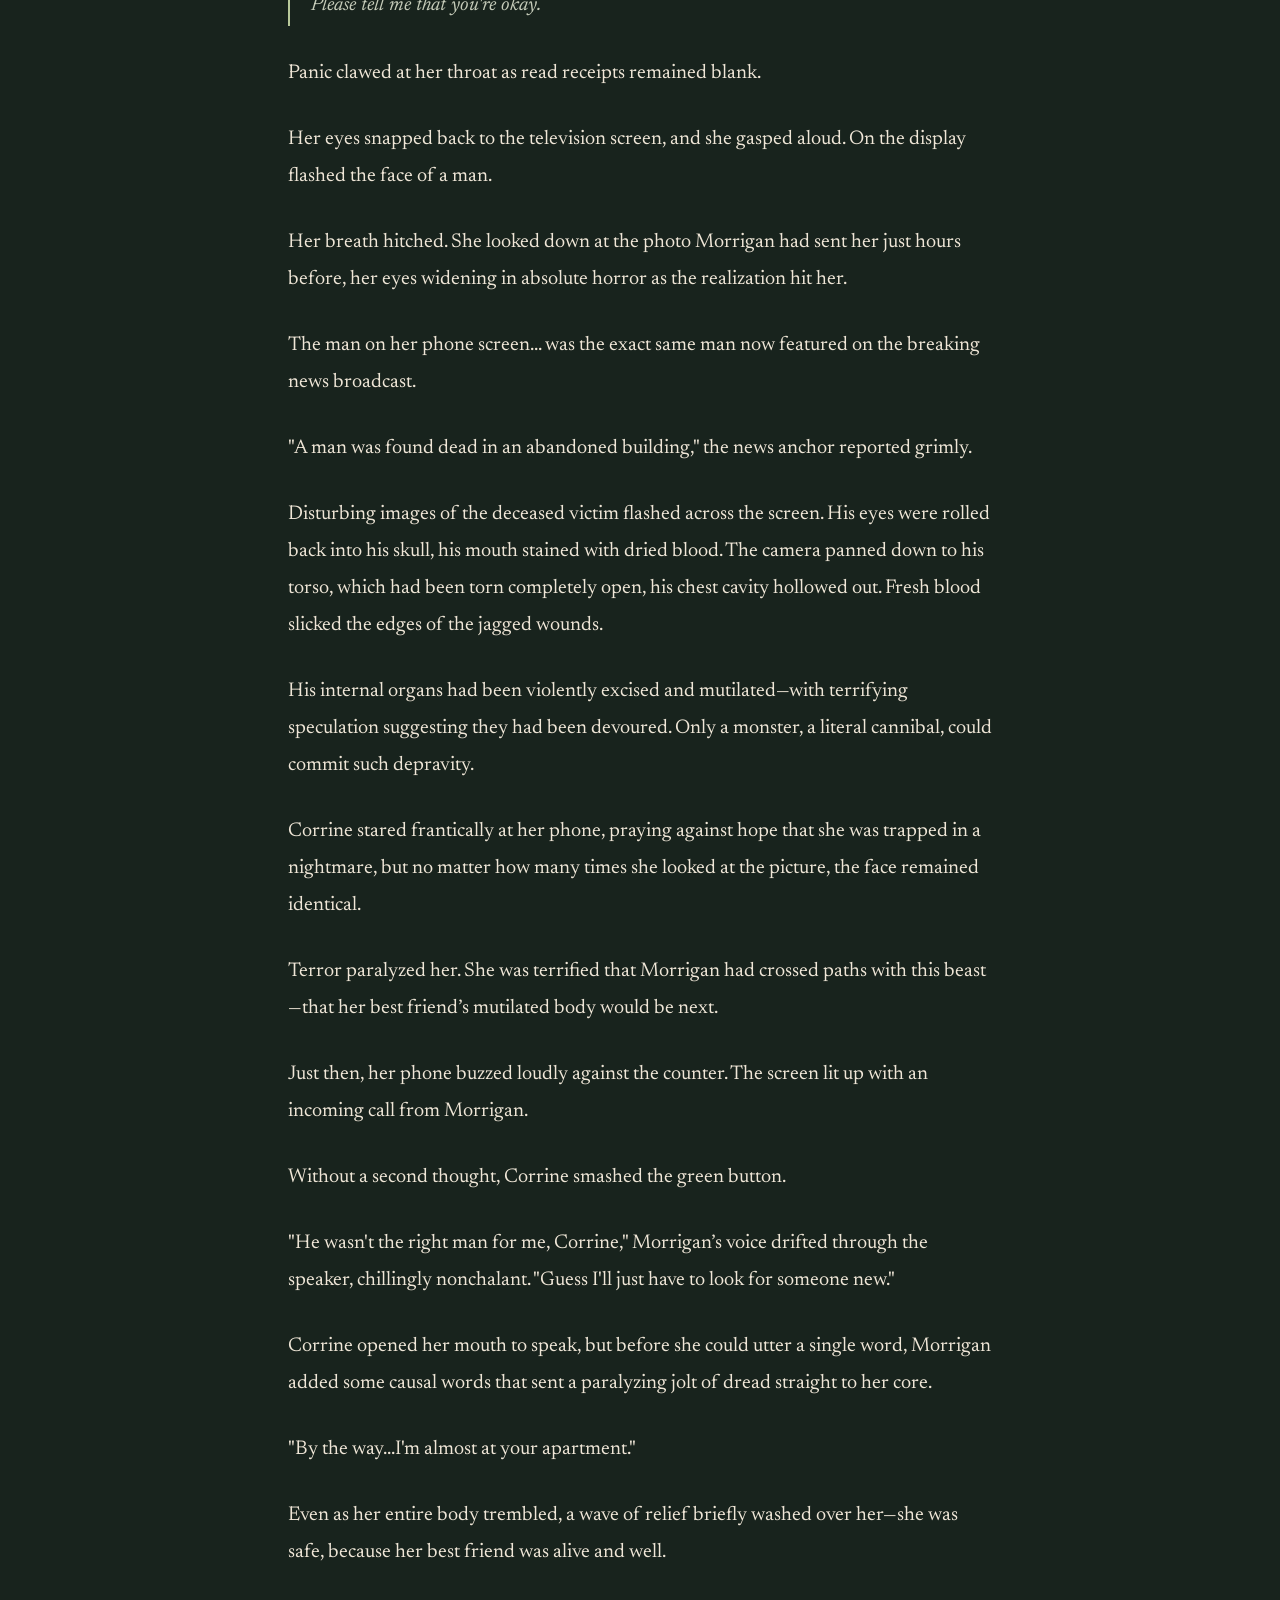
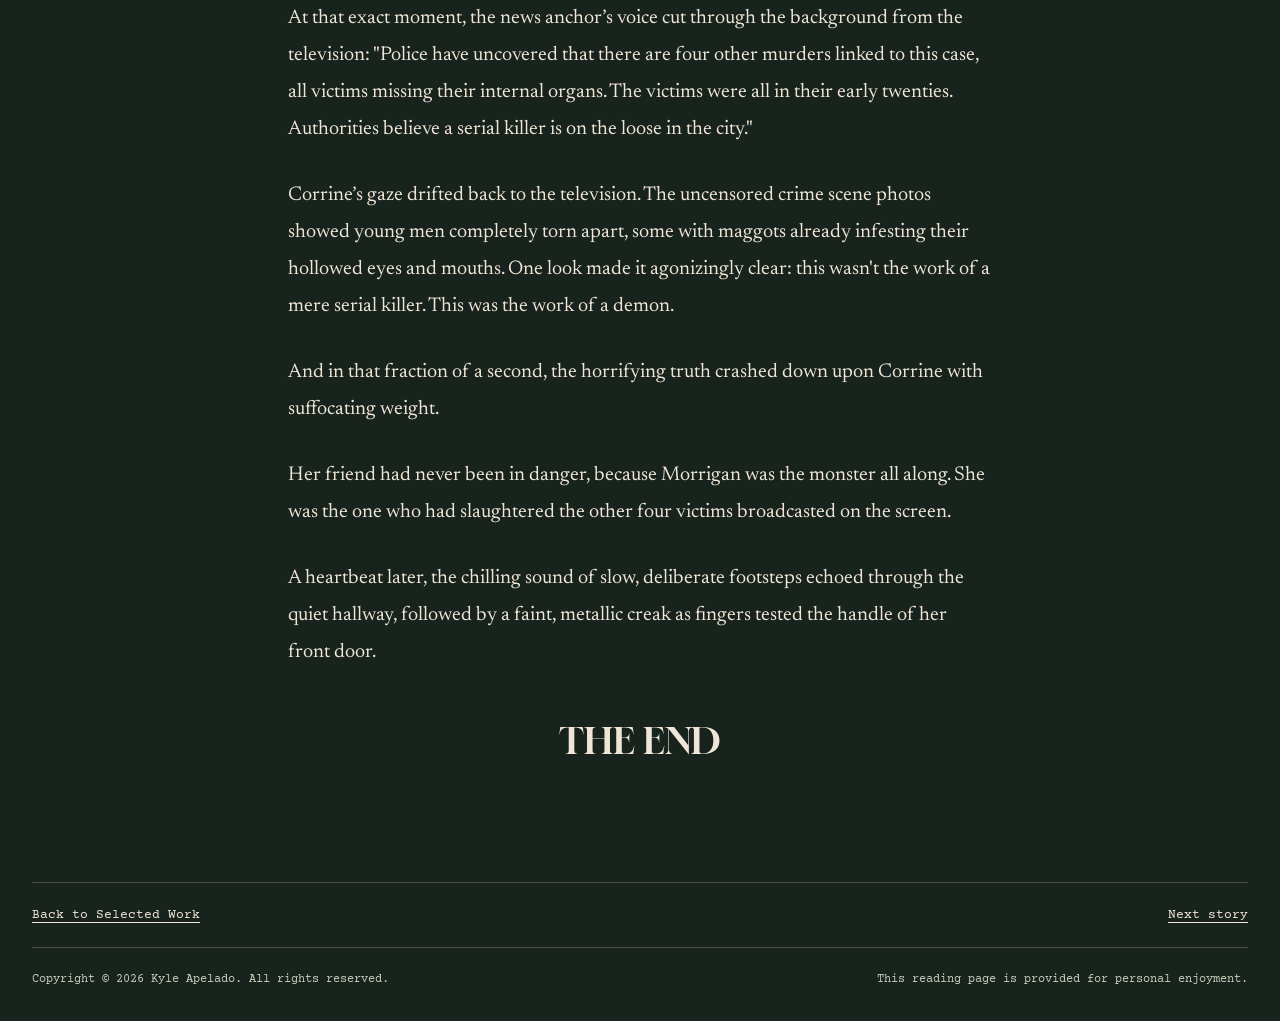
<file: stories/the-date/index.html>
<!doctype html>
<html lang="en">
<head>
  <meta charset="utf-8">
  <meta name="viewport" content="width=device-width, initial-scale=1, viewport-fit=cover">
  <meta name="description" content="Corrine's unease over her best friend's mysterious date turns to terror when a breaking-news report reveals the truth behind a familiar face.">
  <meta name="author" content="Kyle Apelado">
  <meta name="theme-color" content="#18231D">
  <title>The Date | Kyle Apelado</title>
  <link rel="preconnect" href="https://fonts.googleapis.com">
  <link rel="preconnect" href="https://fonts.gstatic.com" crossorigin>
  <link rel="stylesheet" href="https://fonts.googleapis.com/css2?family=Gloock&family=Newsreader:ital,opsz,wght@0,6..72,400;0,6..72,500;1,6..72,400&family=Courier+Prime:wght@400;700&display=swap">
  <link rel="stylesheet" href="../story-reader.css">
</head>
<body>
  <main id="story-reader" data-story-id="the-date"></main>
  <noscript>This story needs JavaScript to display its approved reading text.</noscript>
  <script src="../story-data.js"></script>
  <script src="../story-reader.js"></script>
</body>
</html>
</file>
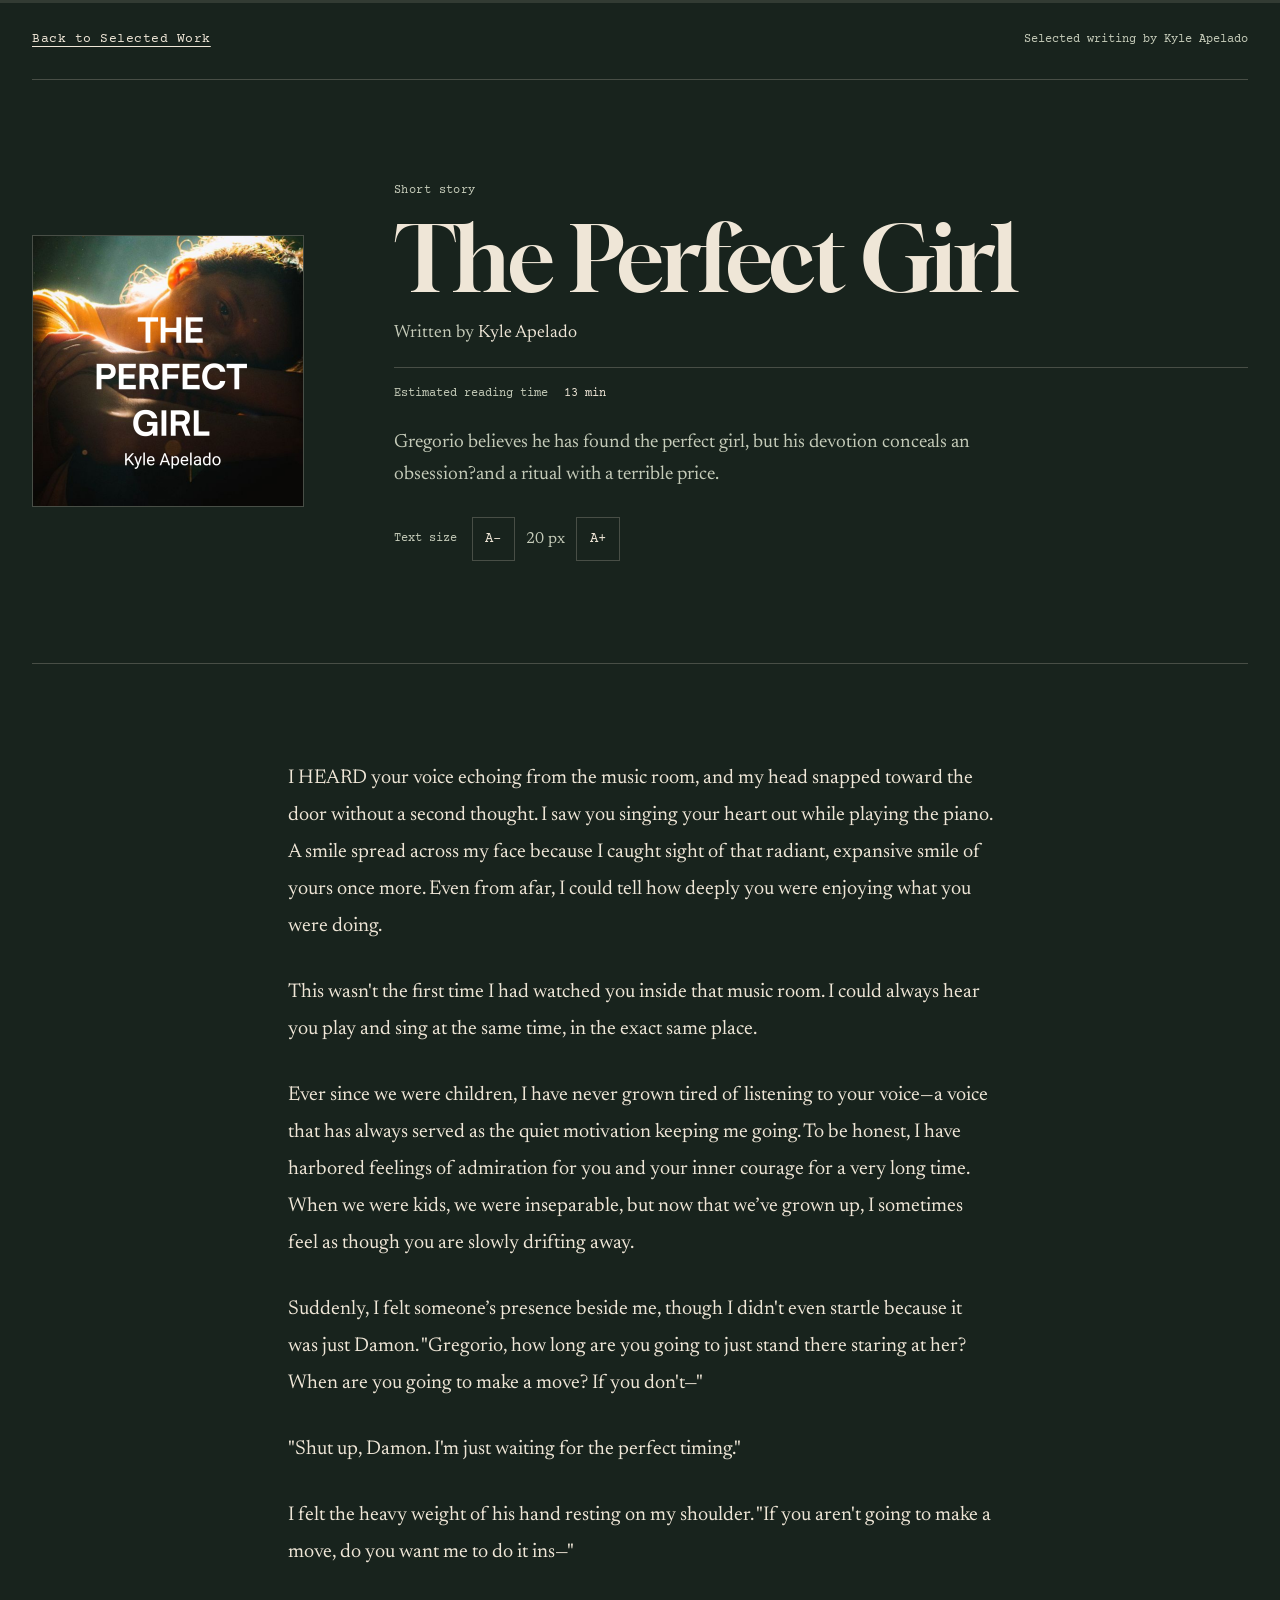
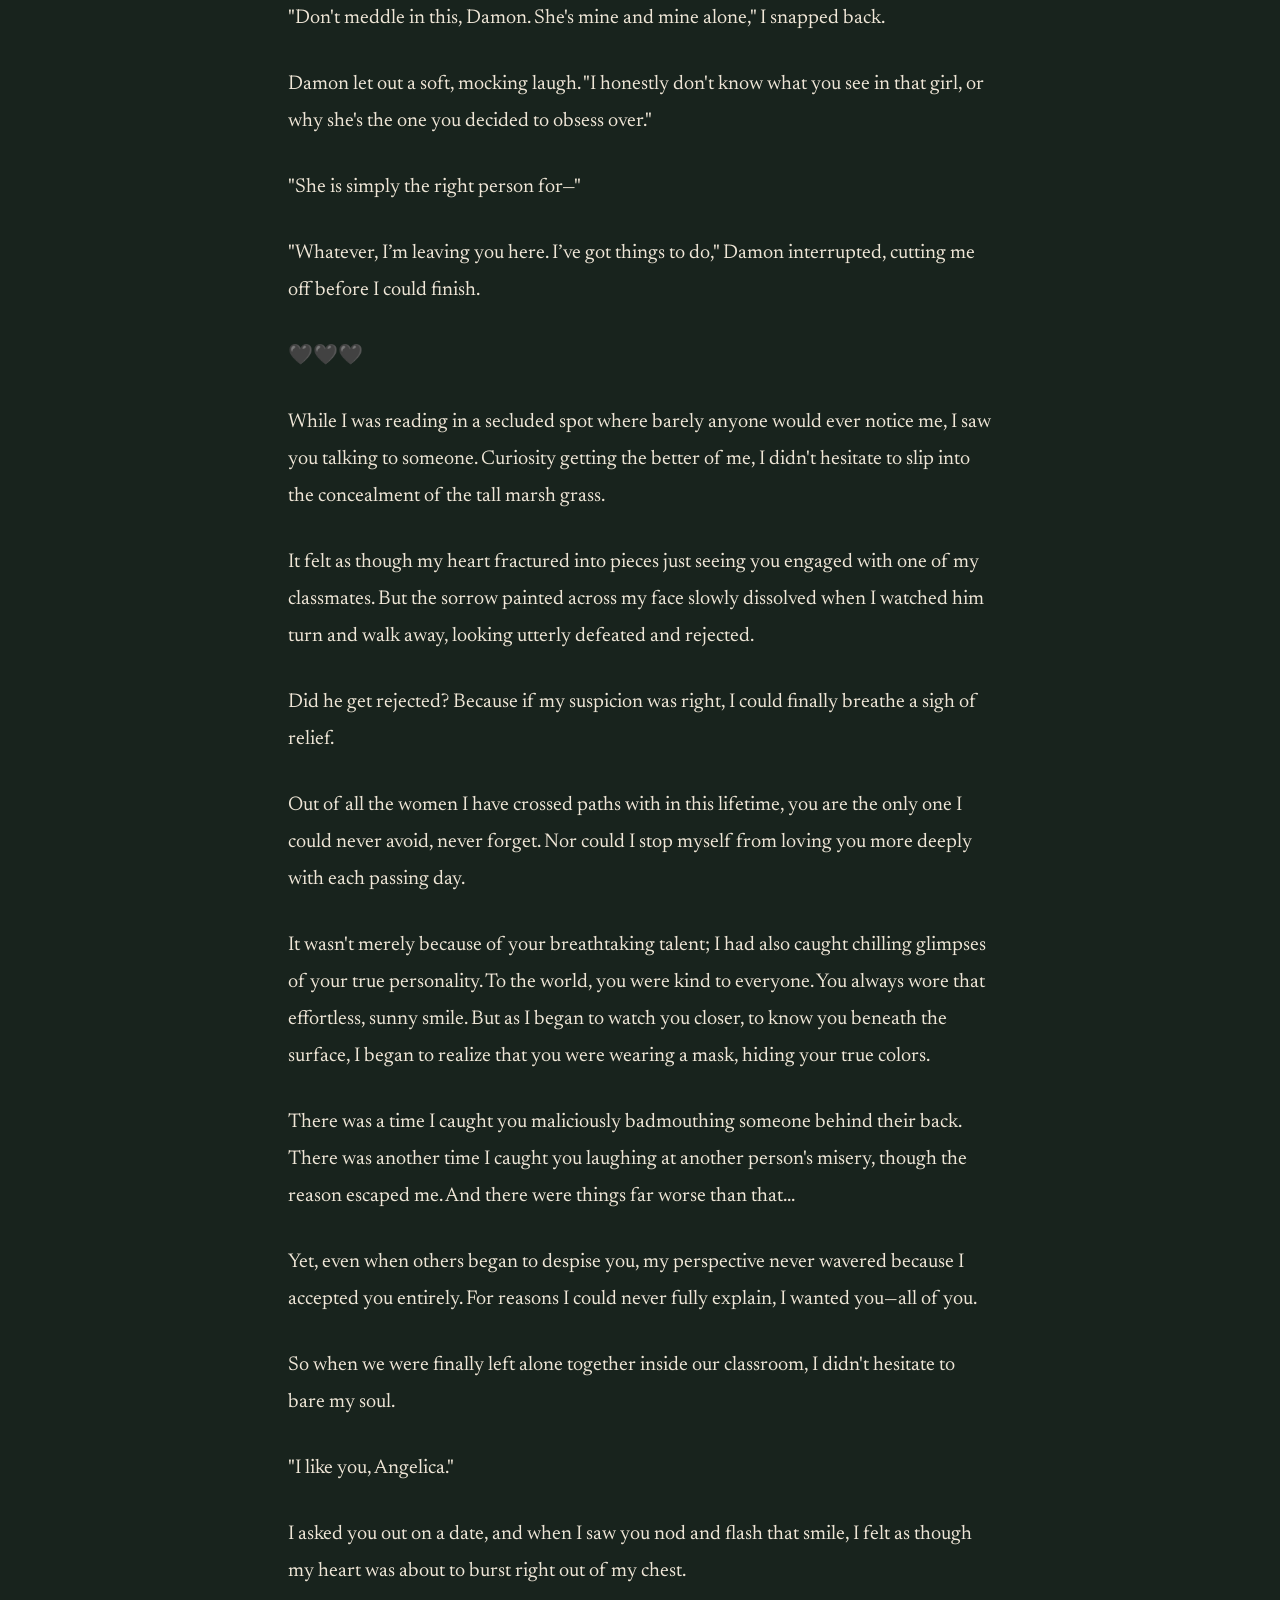
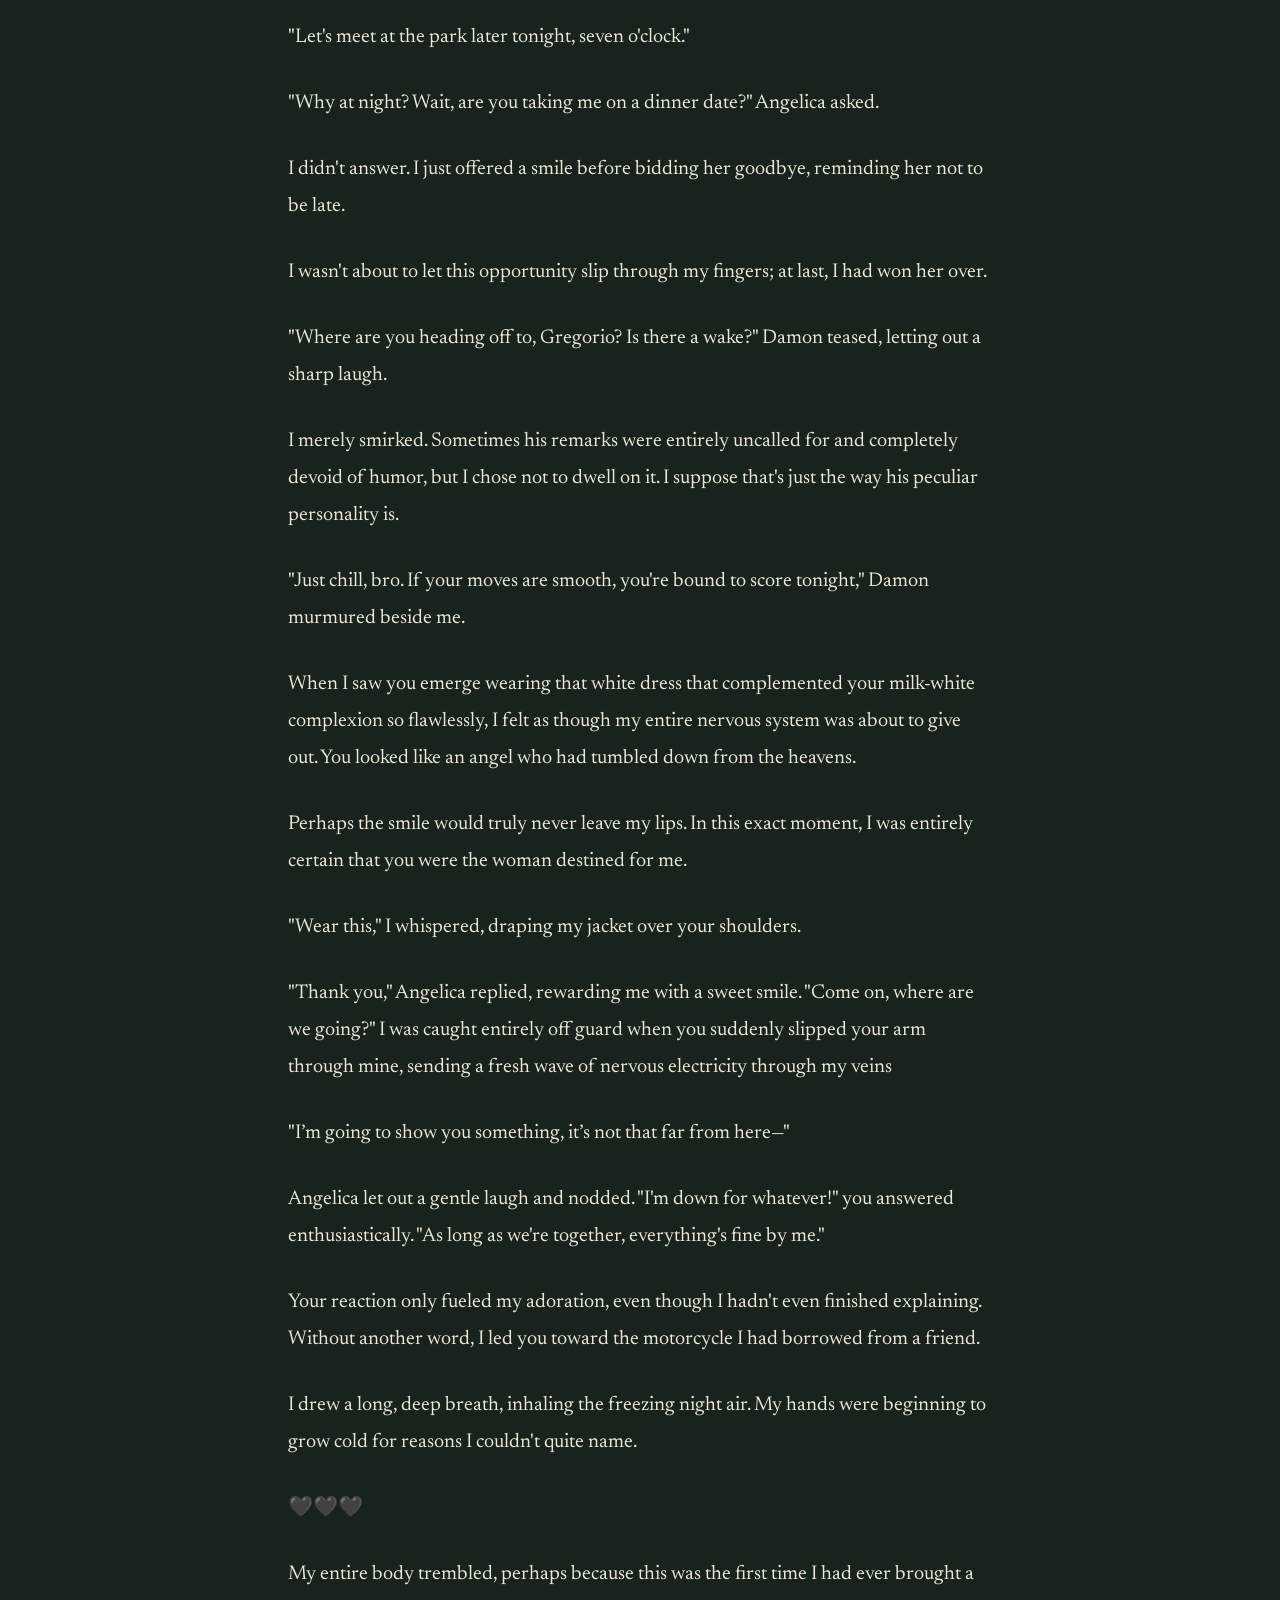
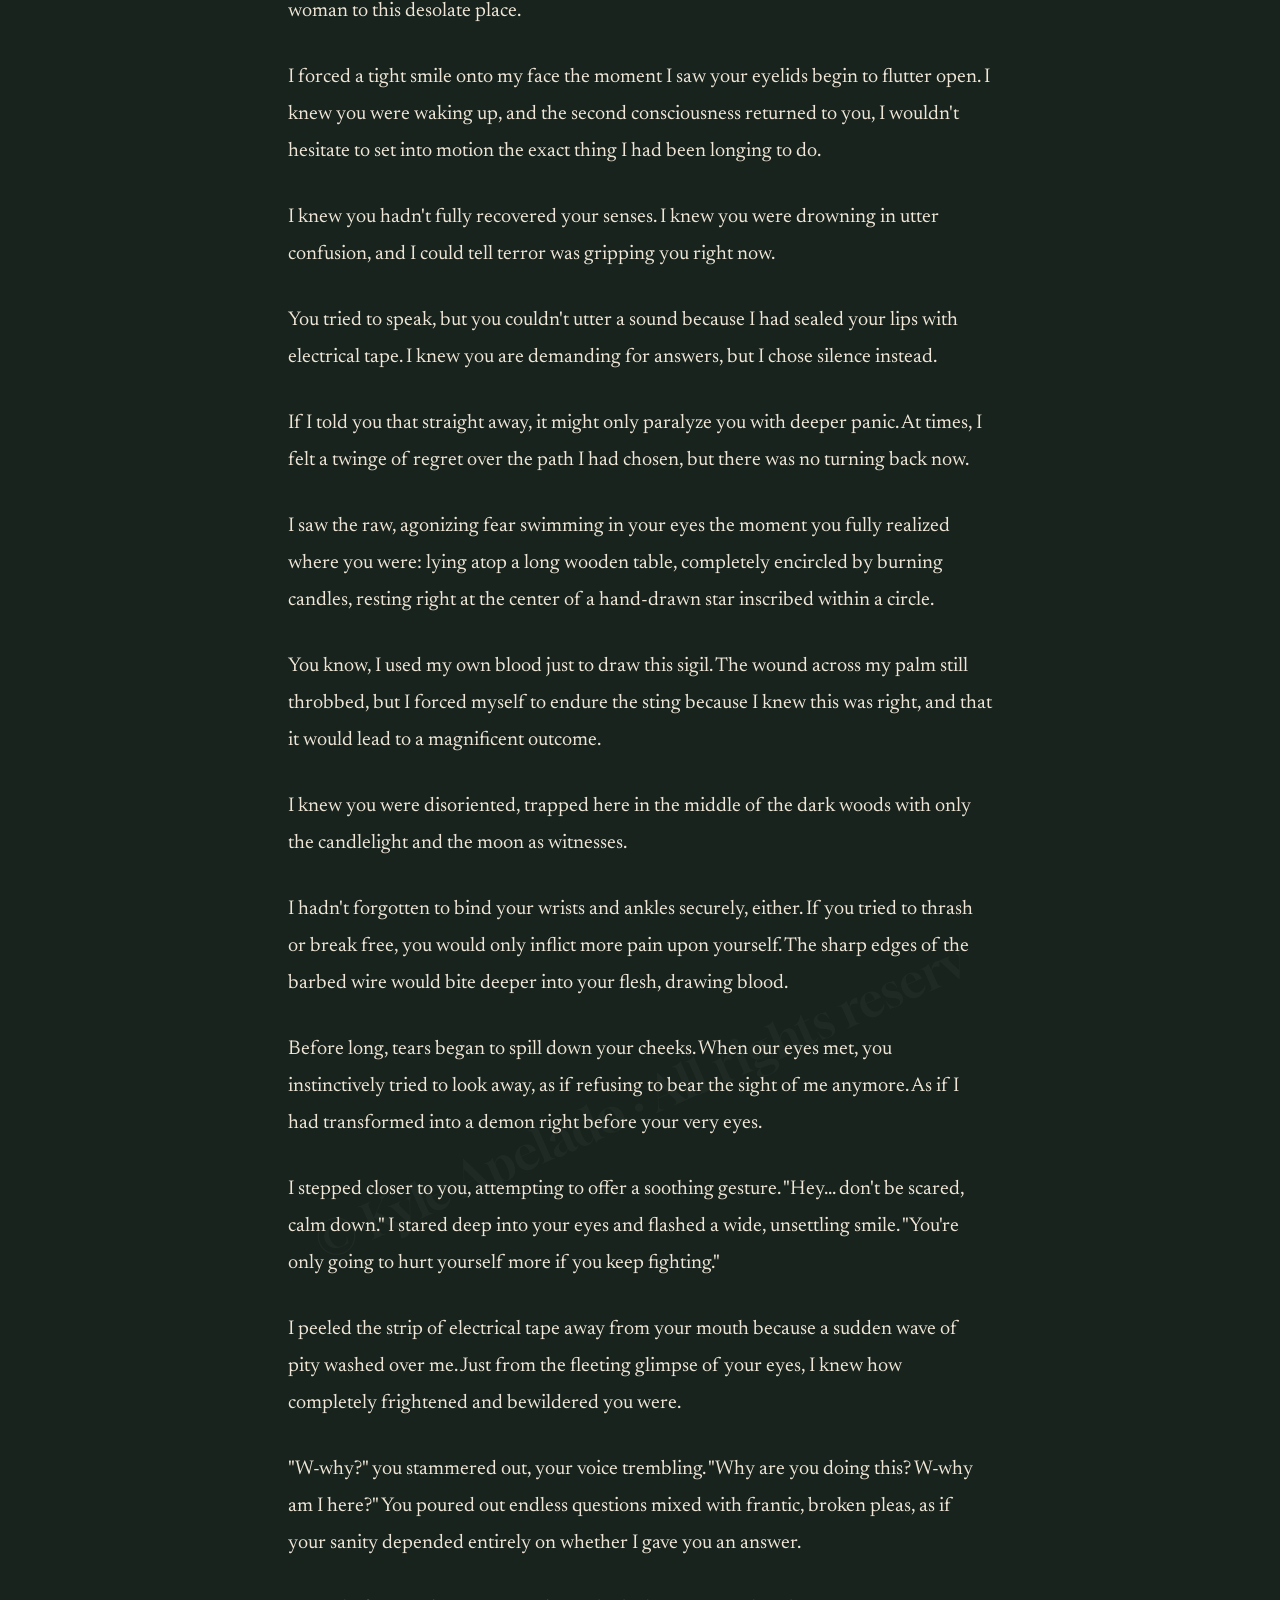
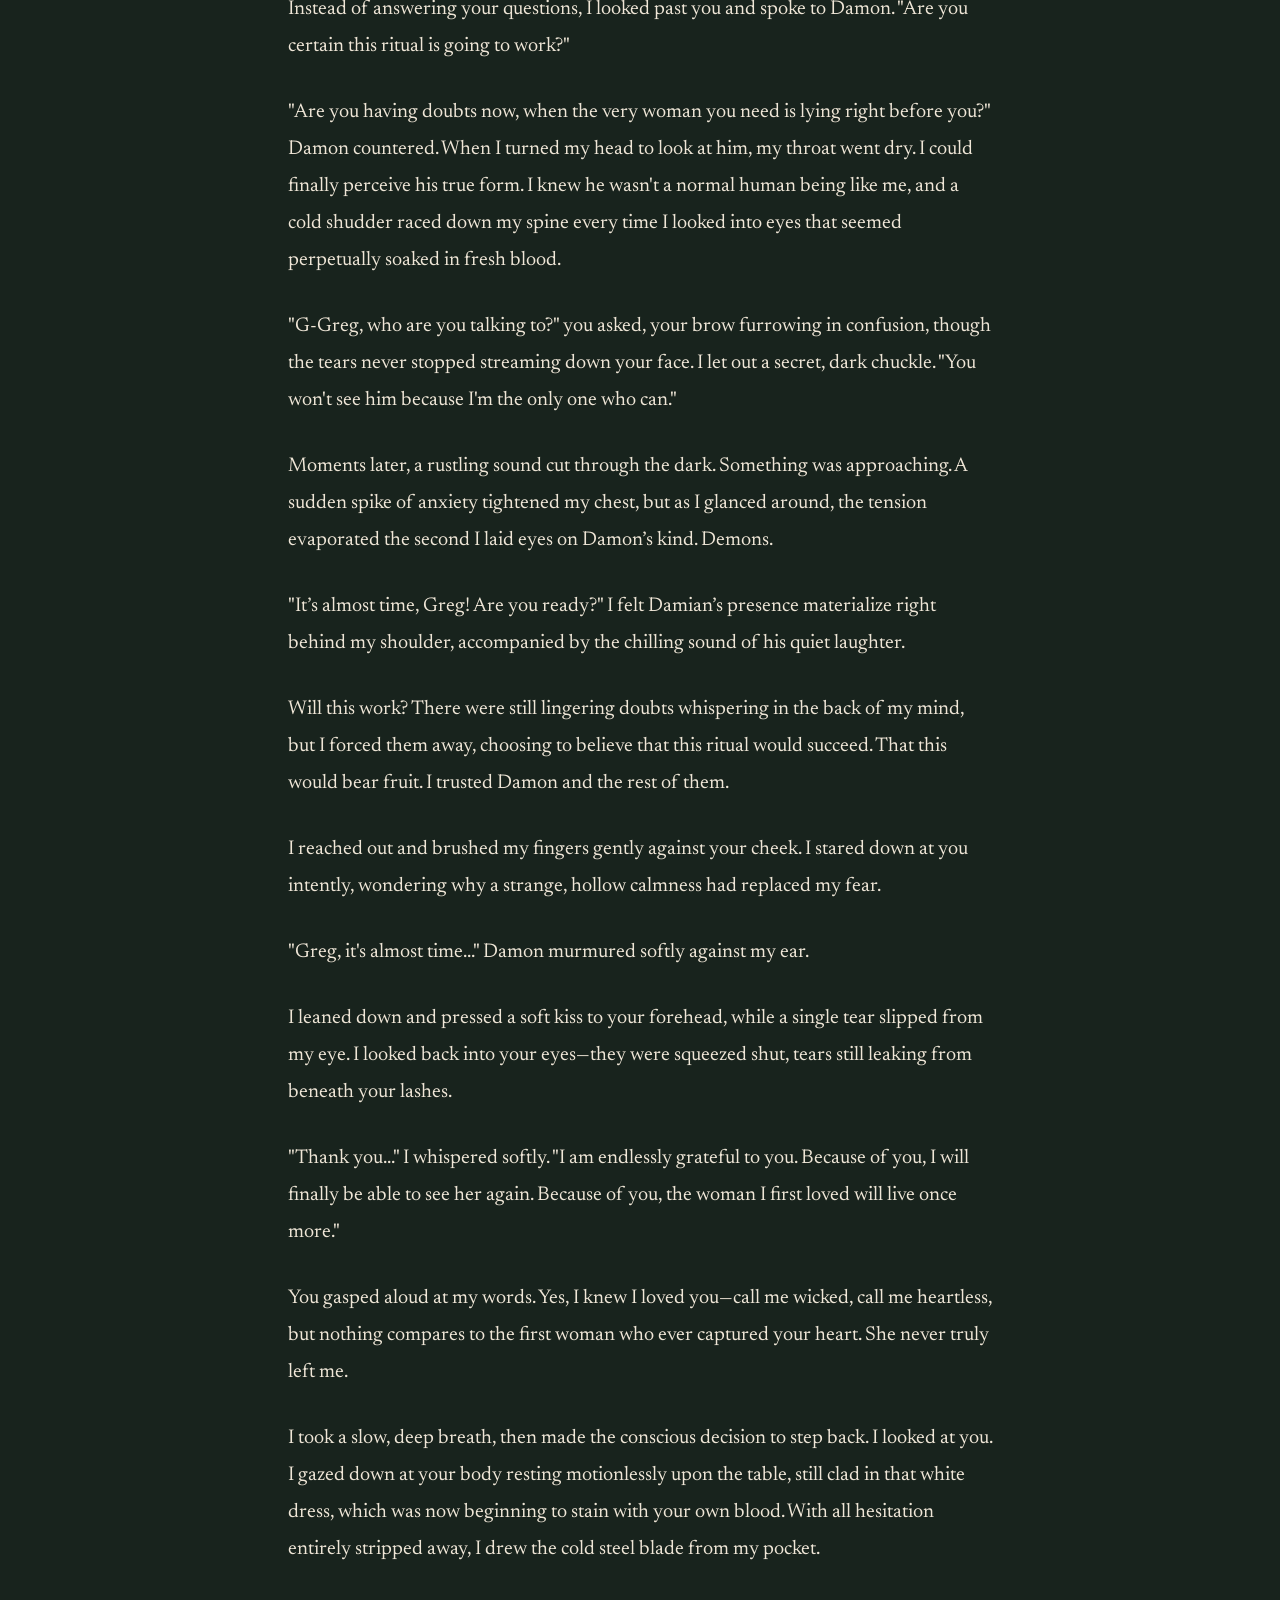
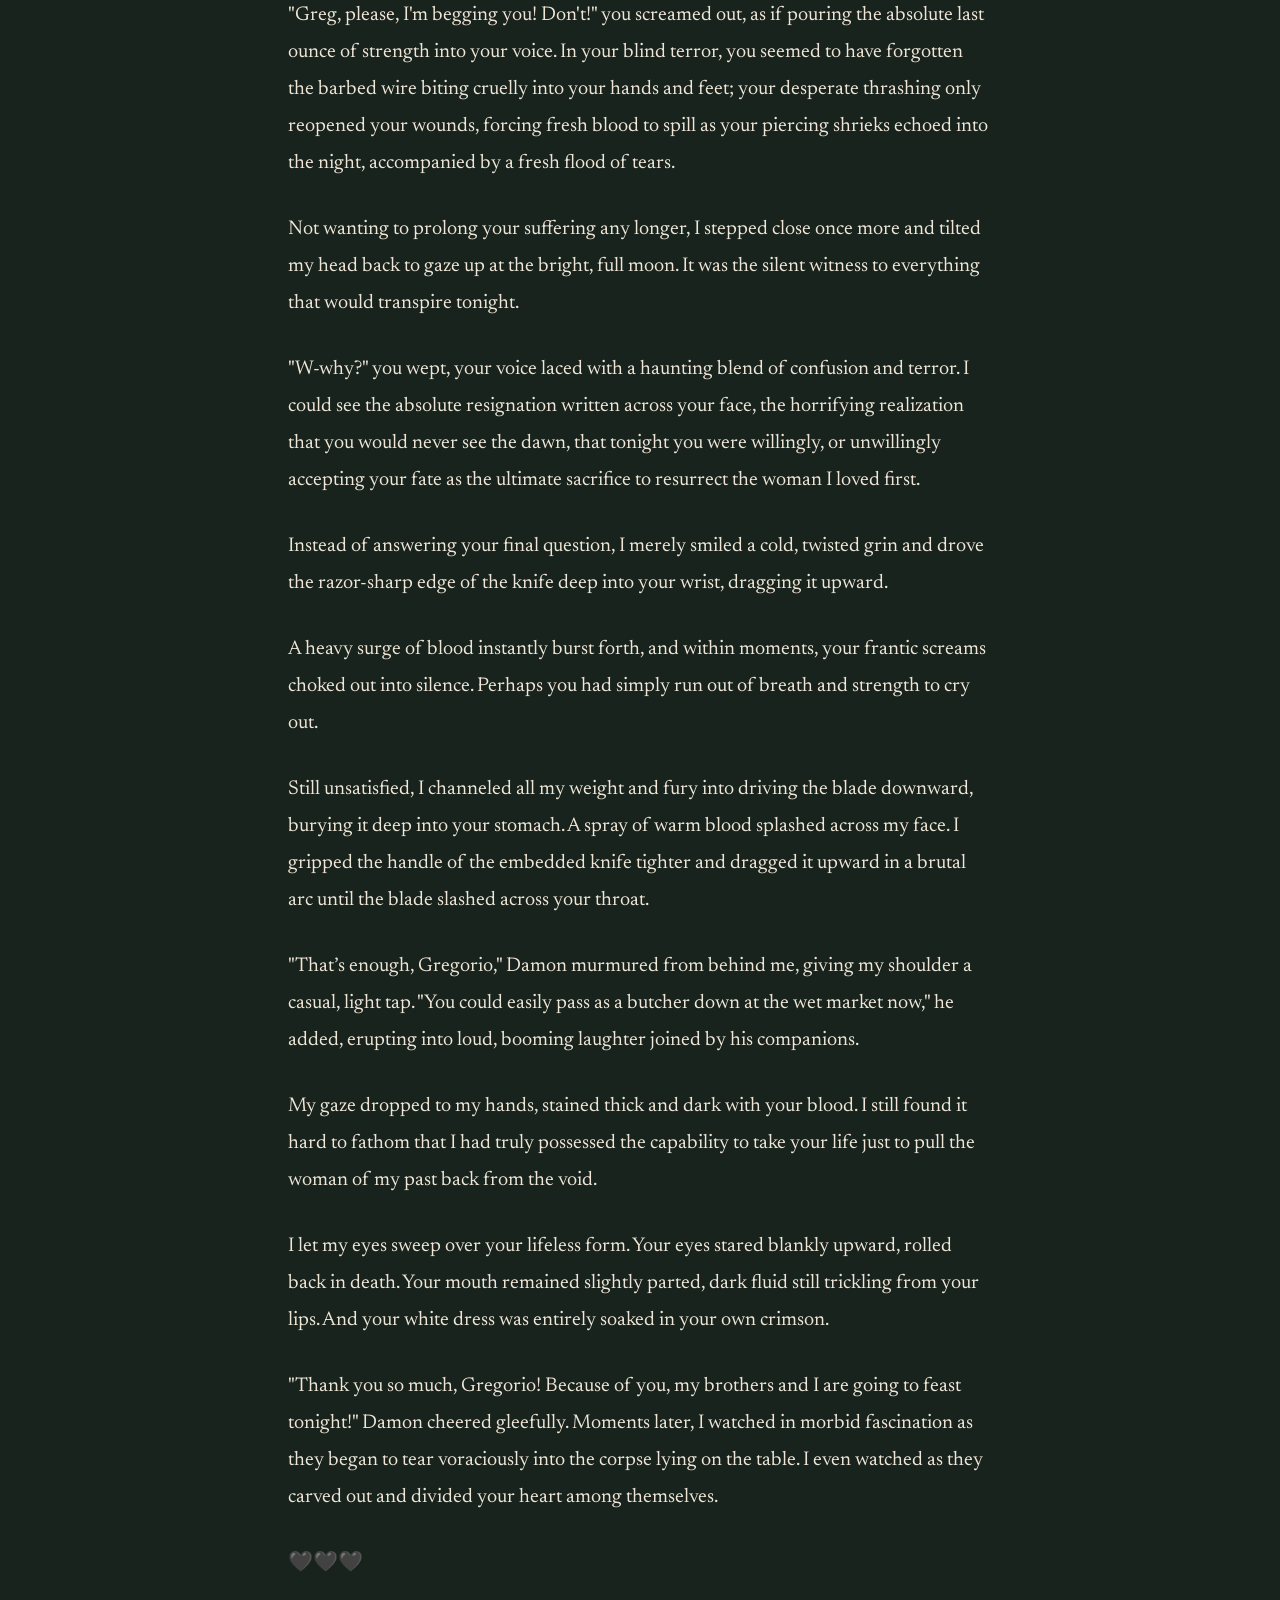
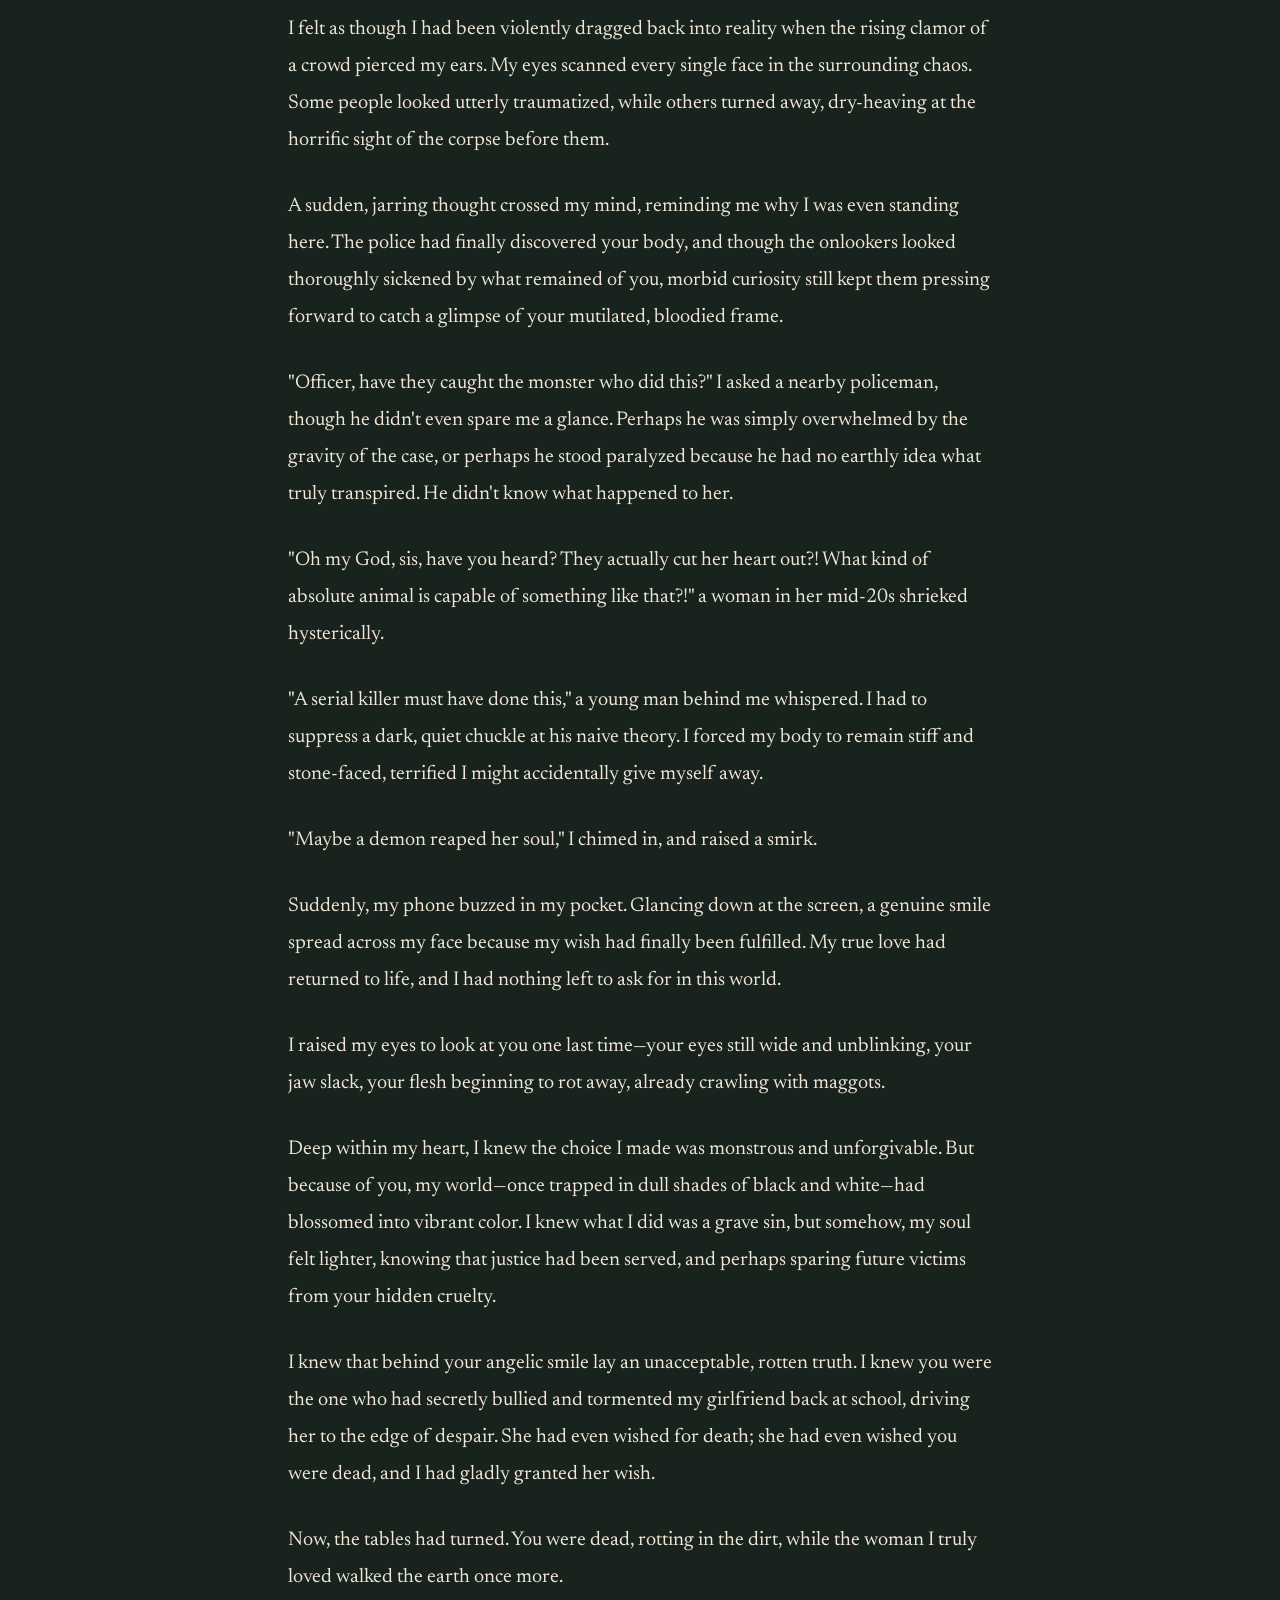
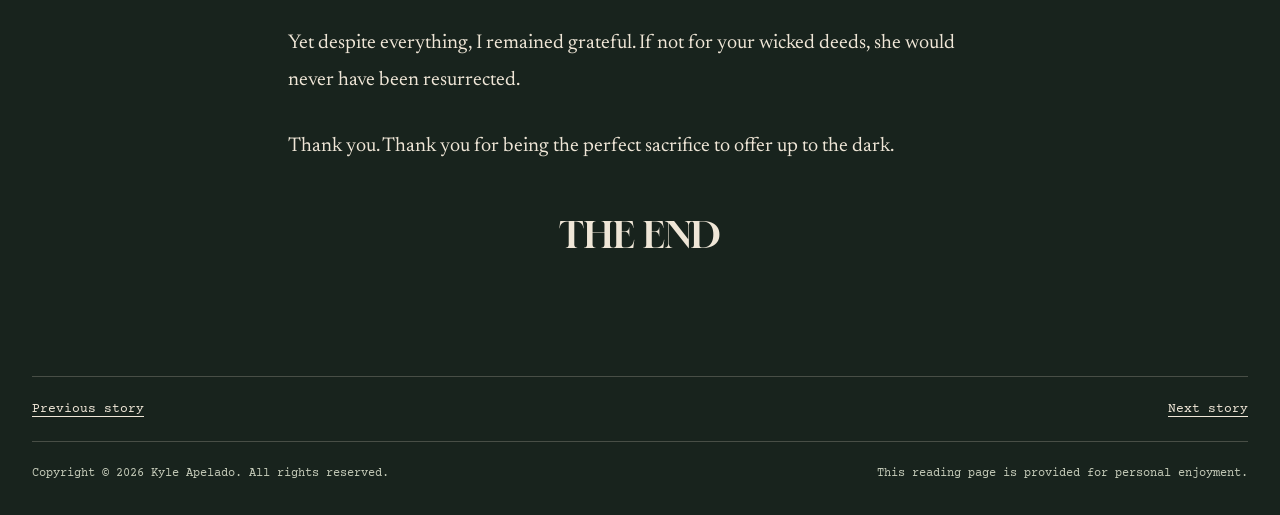
<file: stories/the-perfect-girl/index.html>
<!doctype html>
<html lang="en">
<head>
  <meta charset="utf-8">
  <meta name="viewport" content="width=device-width, initial-scale=1, viewport-fit=cover">
  <meta name="description" content="Gregorio believes he has found the perfect girl, but his devotion conceals an obsession—and a ritual with a terrible price.">
  <meta name="author" content="Kyle Apelado">
  <meta name="theme-color" content="#18231D">
  <title>The Perfect Girl | Kyle Apelado</title>
  <link rel="preconnect" href="https://fonts.googleapis.com">
  <link rel="preconnect" href="https://fonts.gstatic.com" crossorigin>
  <link rel="stylesheet" href="https://fonts.googleapis.com/css2?family=Gloock&family=Newsreader:ital,opsz,wght@0,6..72,400;0,6..72,500;1,6..72,400&family=Courier+Prime:wght@400;700&display=swap">
  <link rel="stylesheet" href="../story-reader.css">
</head>
<body>
  <main id="story-reader" data-story-id="the-perfect-girl"></main>
  <noscript>This story needs JavaScript to display its approved reading text.</noscript>
  <script src="../story-data.js"></script>
  <script src="../story-reader.js"></script>
</body>
</html>
</file>
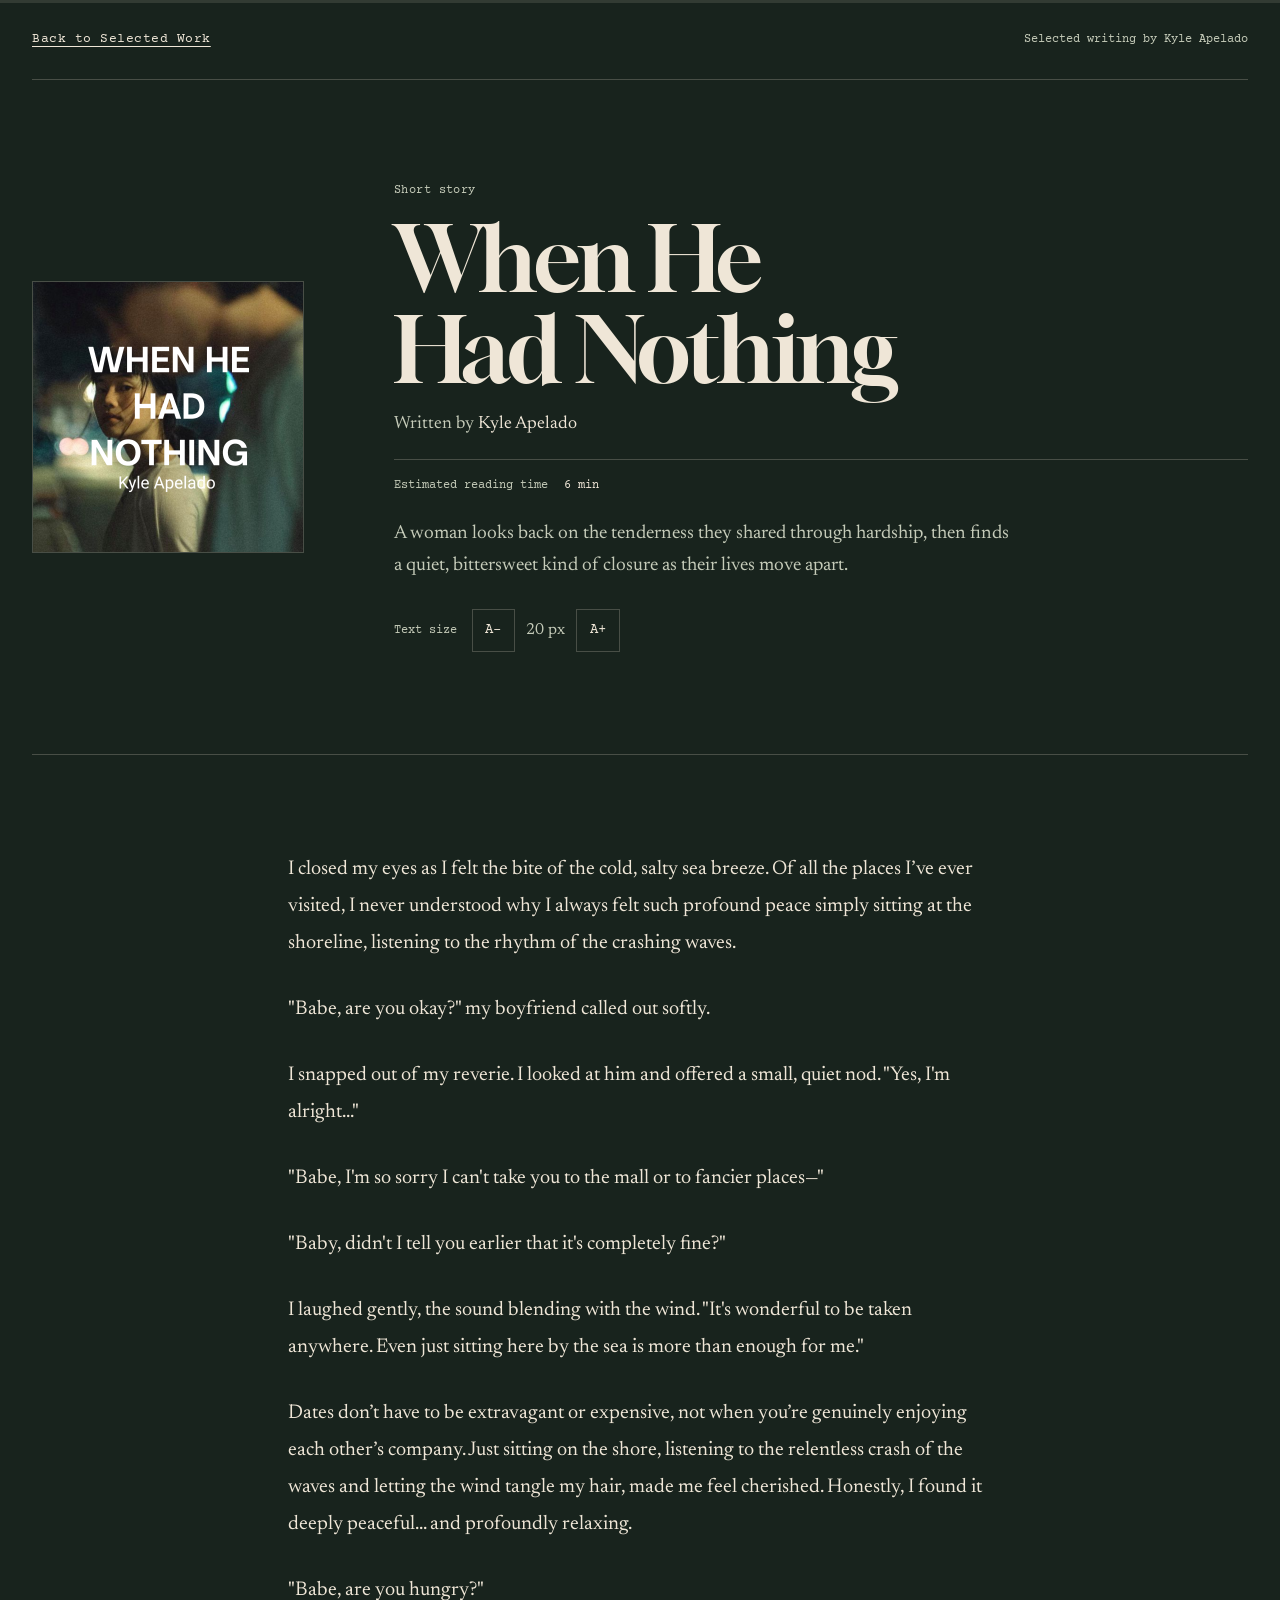
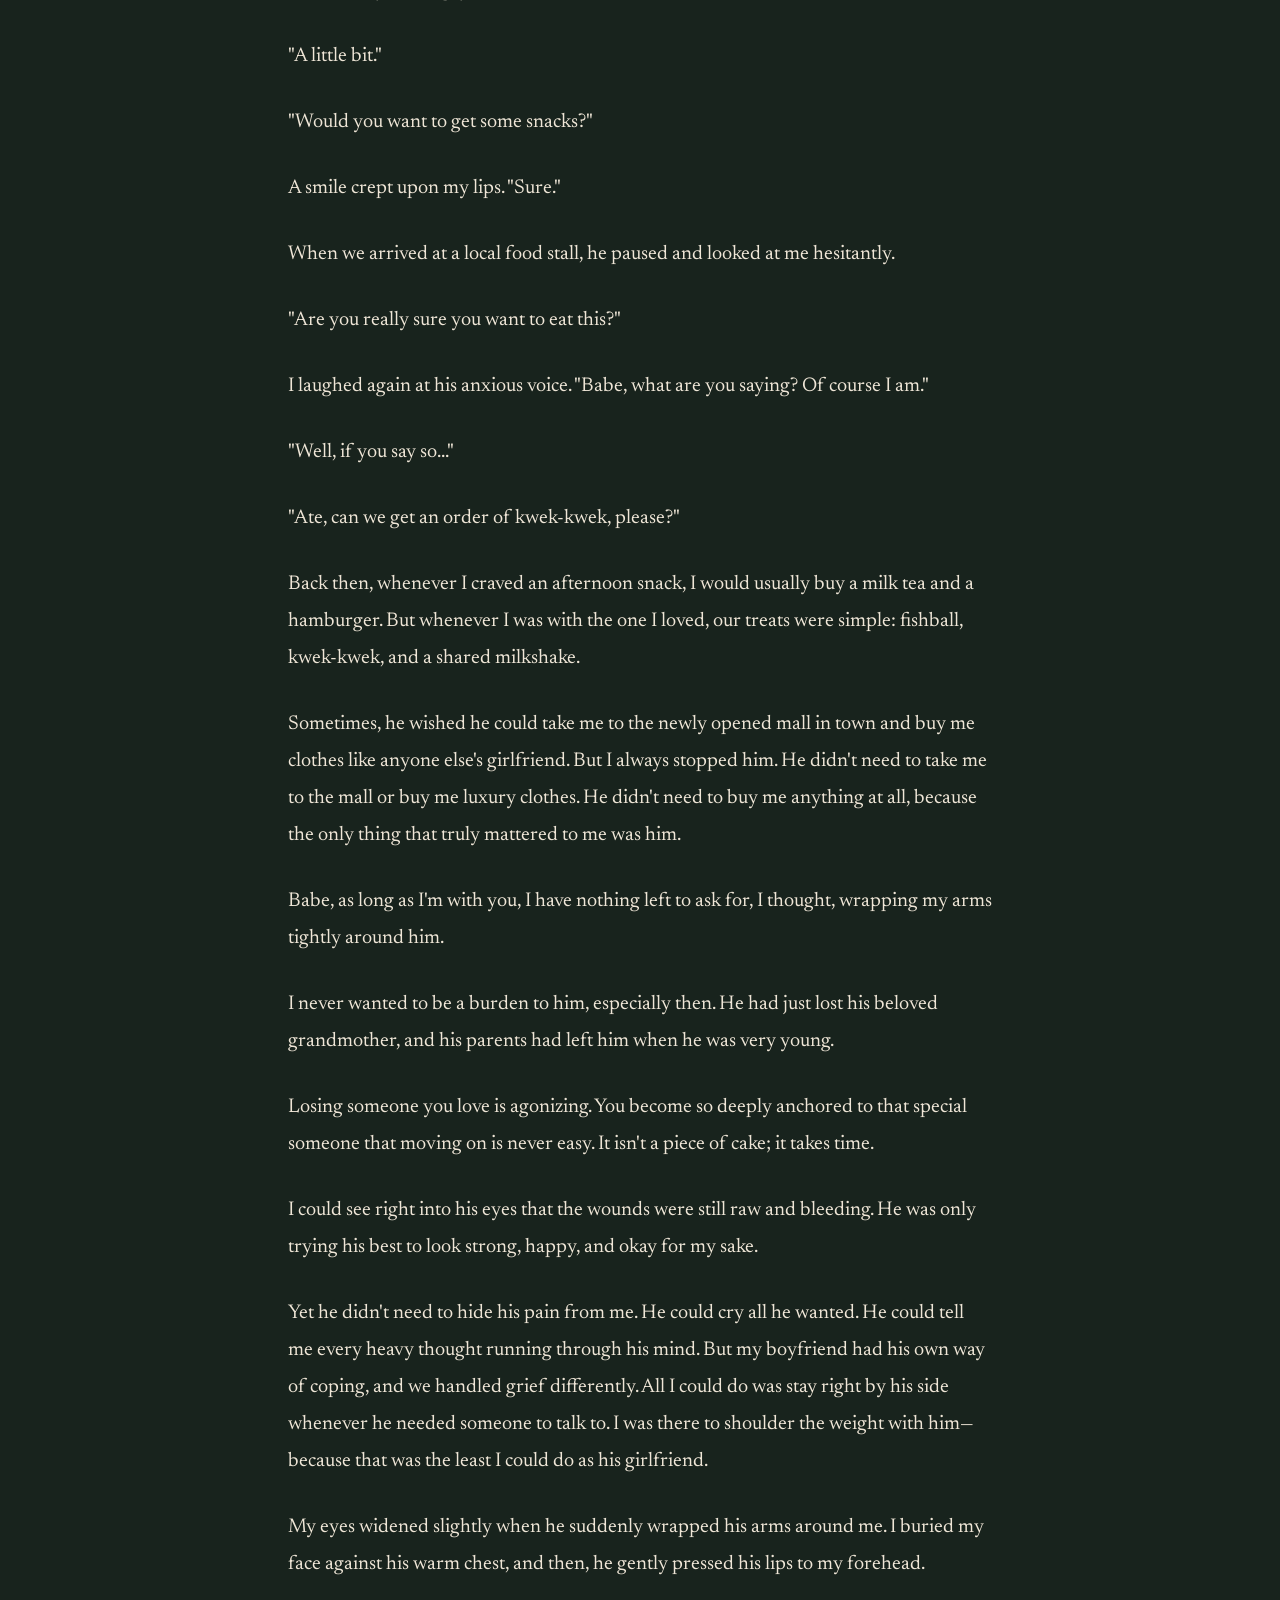
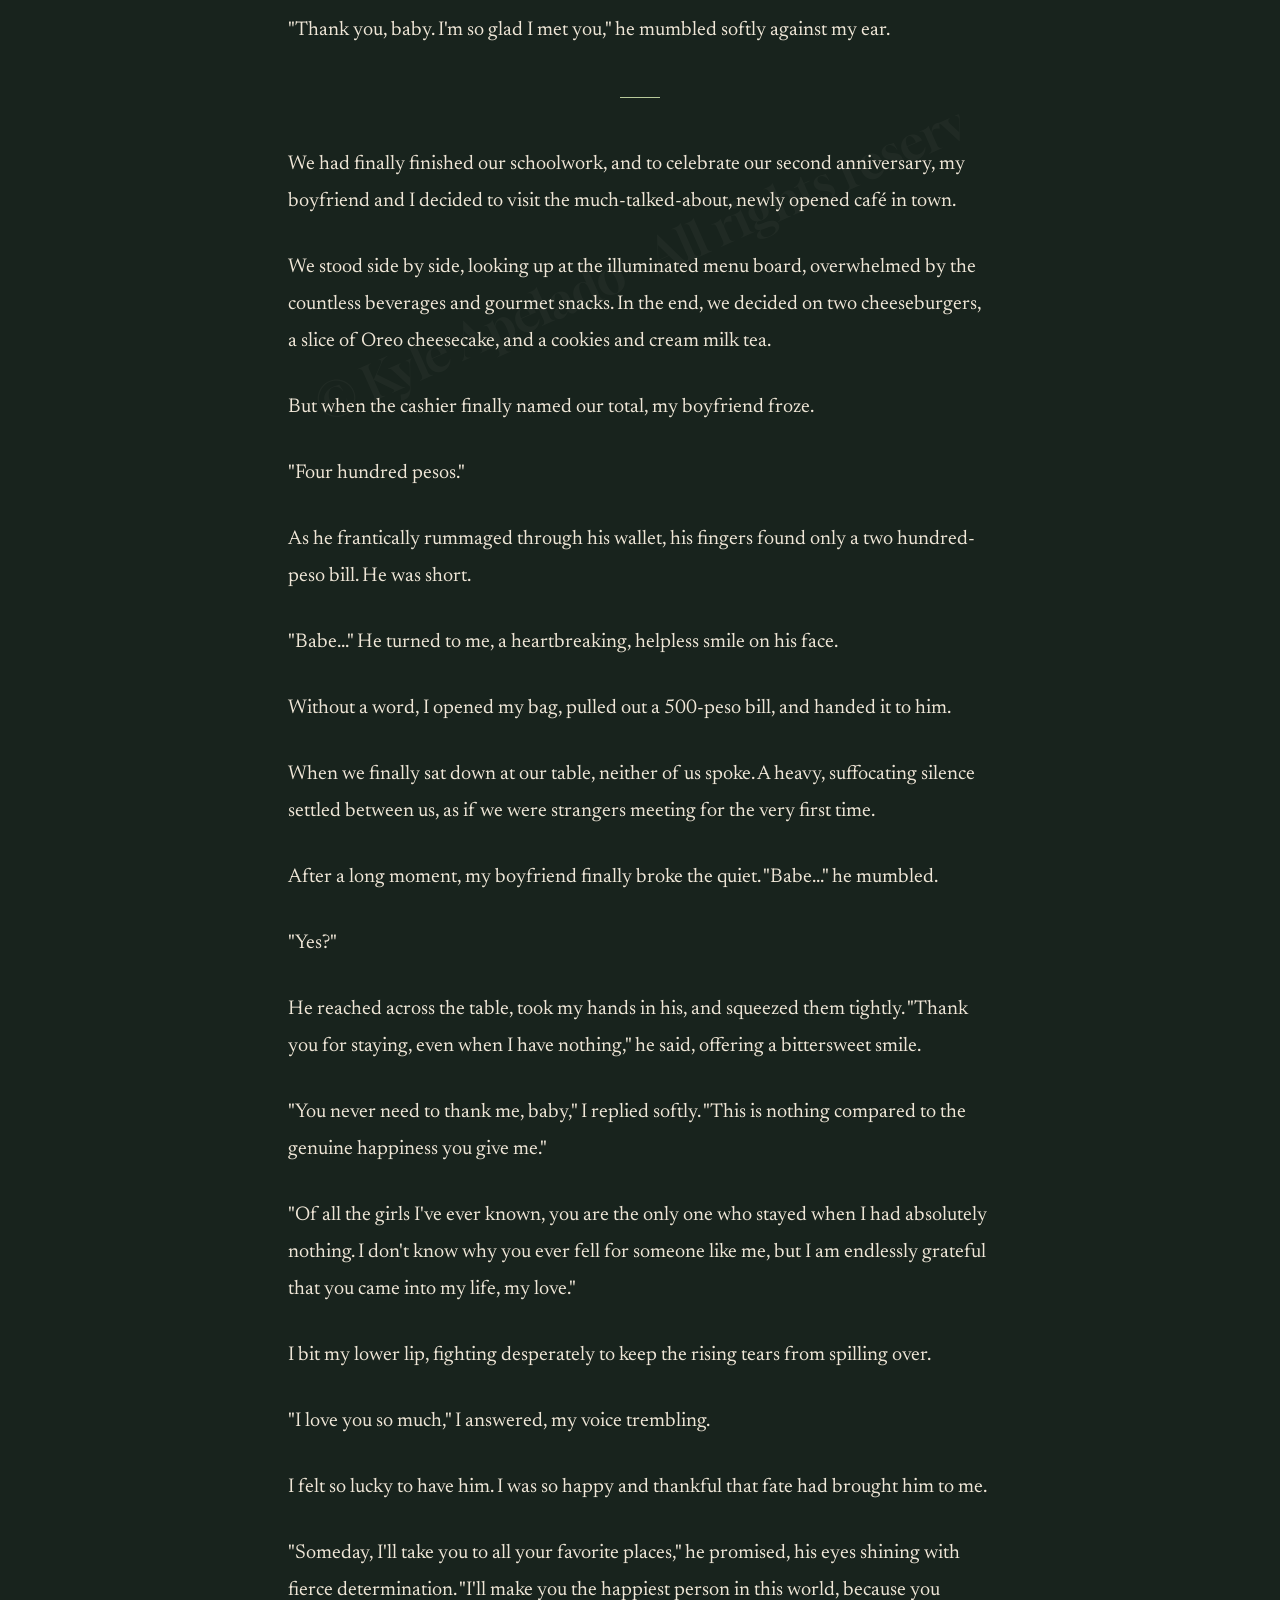
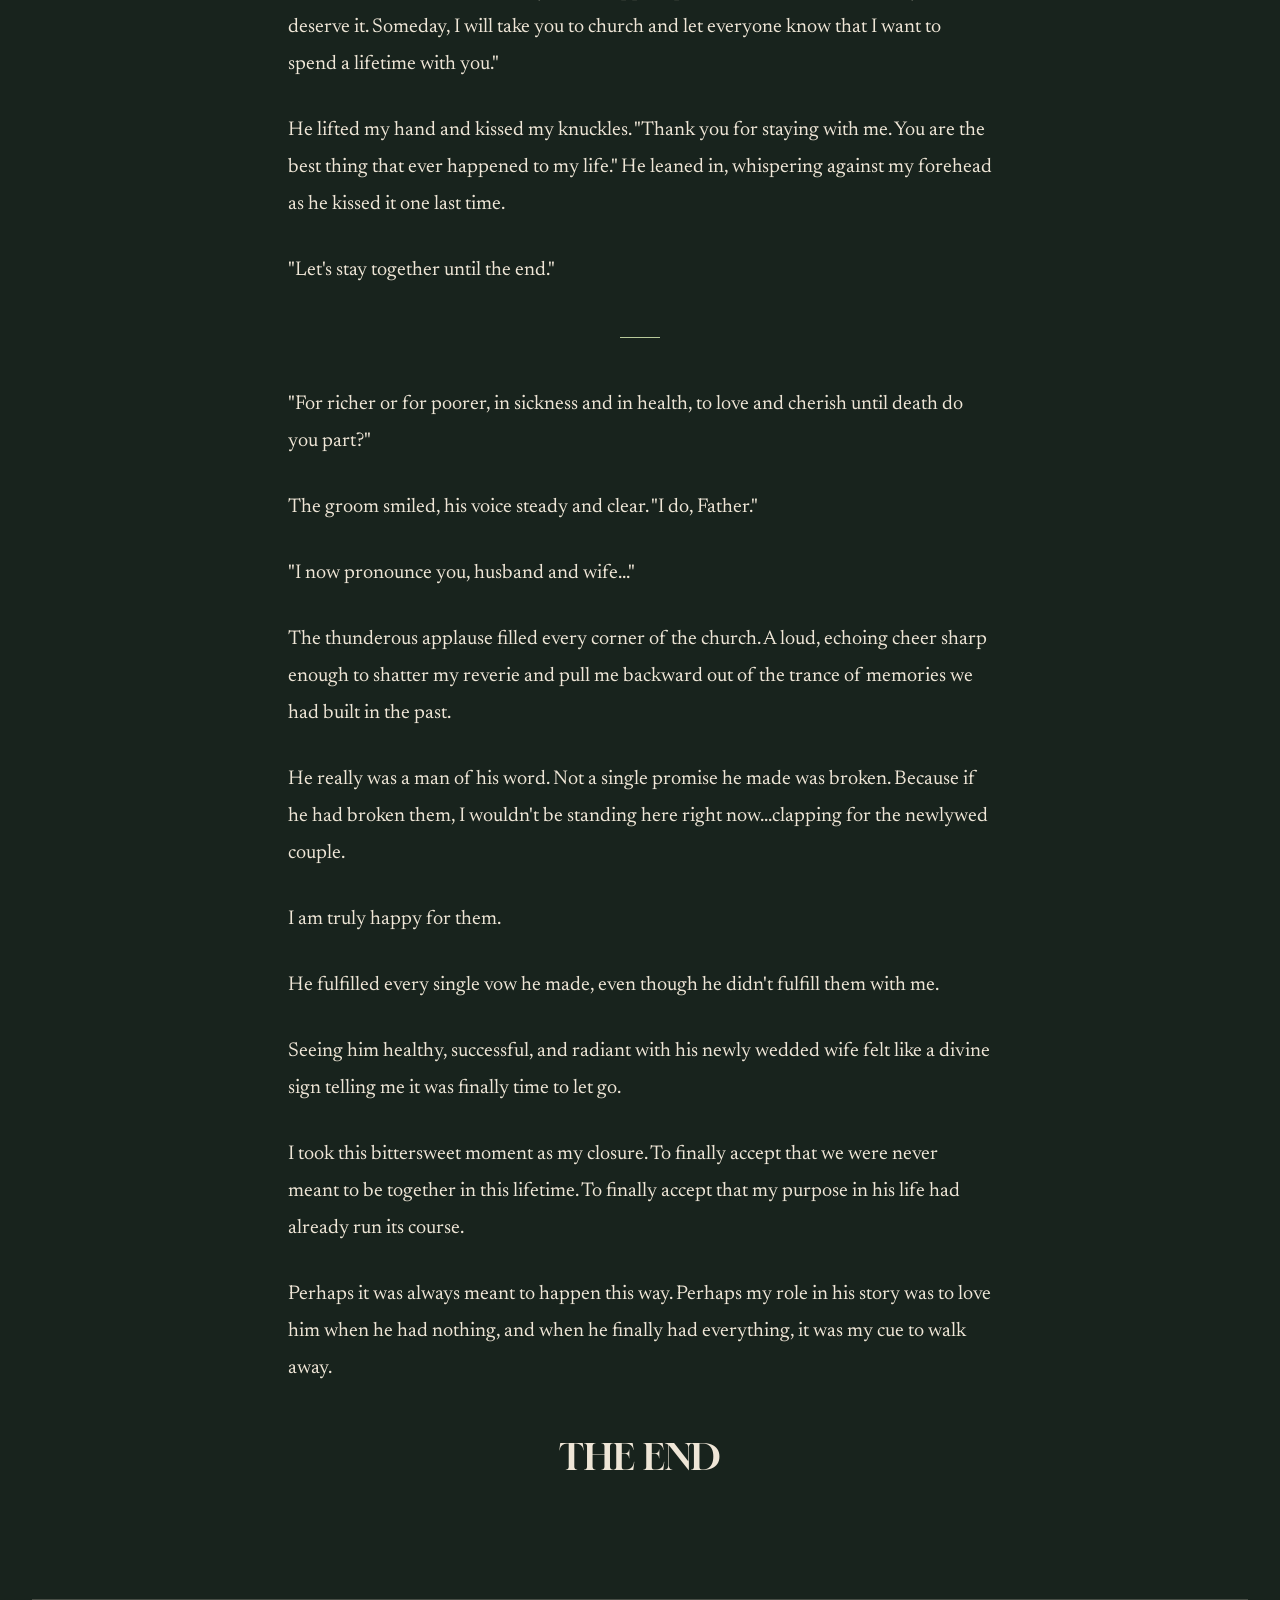
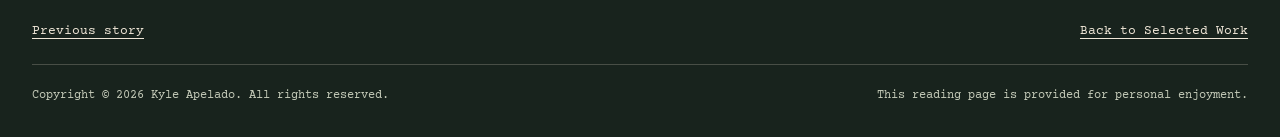
<file: stories/when-he-had-nothing/index.html>
<!doctype html>
<html lang="en">
<head>
  <meta charset="utf-8">
  <meta name="viewport" content="width=device-width, initial-scale=1, viewport-fit=cover">
  <meta name="description" content="A woman looks back on the tenderness they shared through hardship, then finds a quiet, bittersweet kind of closure as their lives move apart.">
  <meta name="author" content="Kyle Apelado">
  <meta name="theme-color" content="#18231D">
  <title>When He Had Nothing | Kyle Apelado</title>
  <link rel="preconnect" href="https://fonts.googleapis.com">
  <link rel="preconnect" href="https://fonts.gstatic.com" crossorigin>
  <link rel="stylesheet" href="https://fonts.googleapis.com/css2?family=Gloock&family=Newsreader:ital,opsz,wght@0,6..72,400;0,6..72,500;1,6..72,400&family=Courier+Prime:wght@400;700&display=swap">
  <link rel="stylesheet" href="../story-reader.css">
</head>
<body>
  <main id="story-reader" data-story-id="when-he-had-nothing"></main>
  <noscript>This story needs JavaScript to display its approved reading text.</noscript>
  <script src="../story-data.js"></script>
  <script src="../story-reader.js"></script>
</body>
</html>
</file>
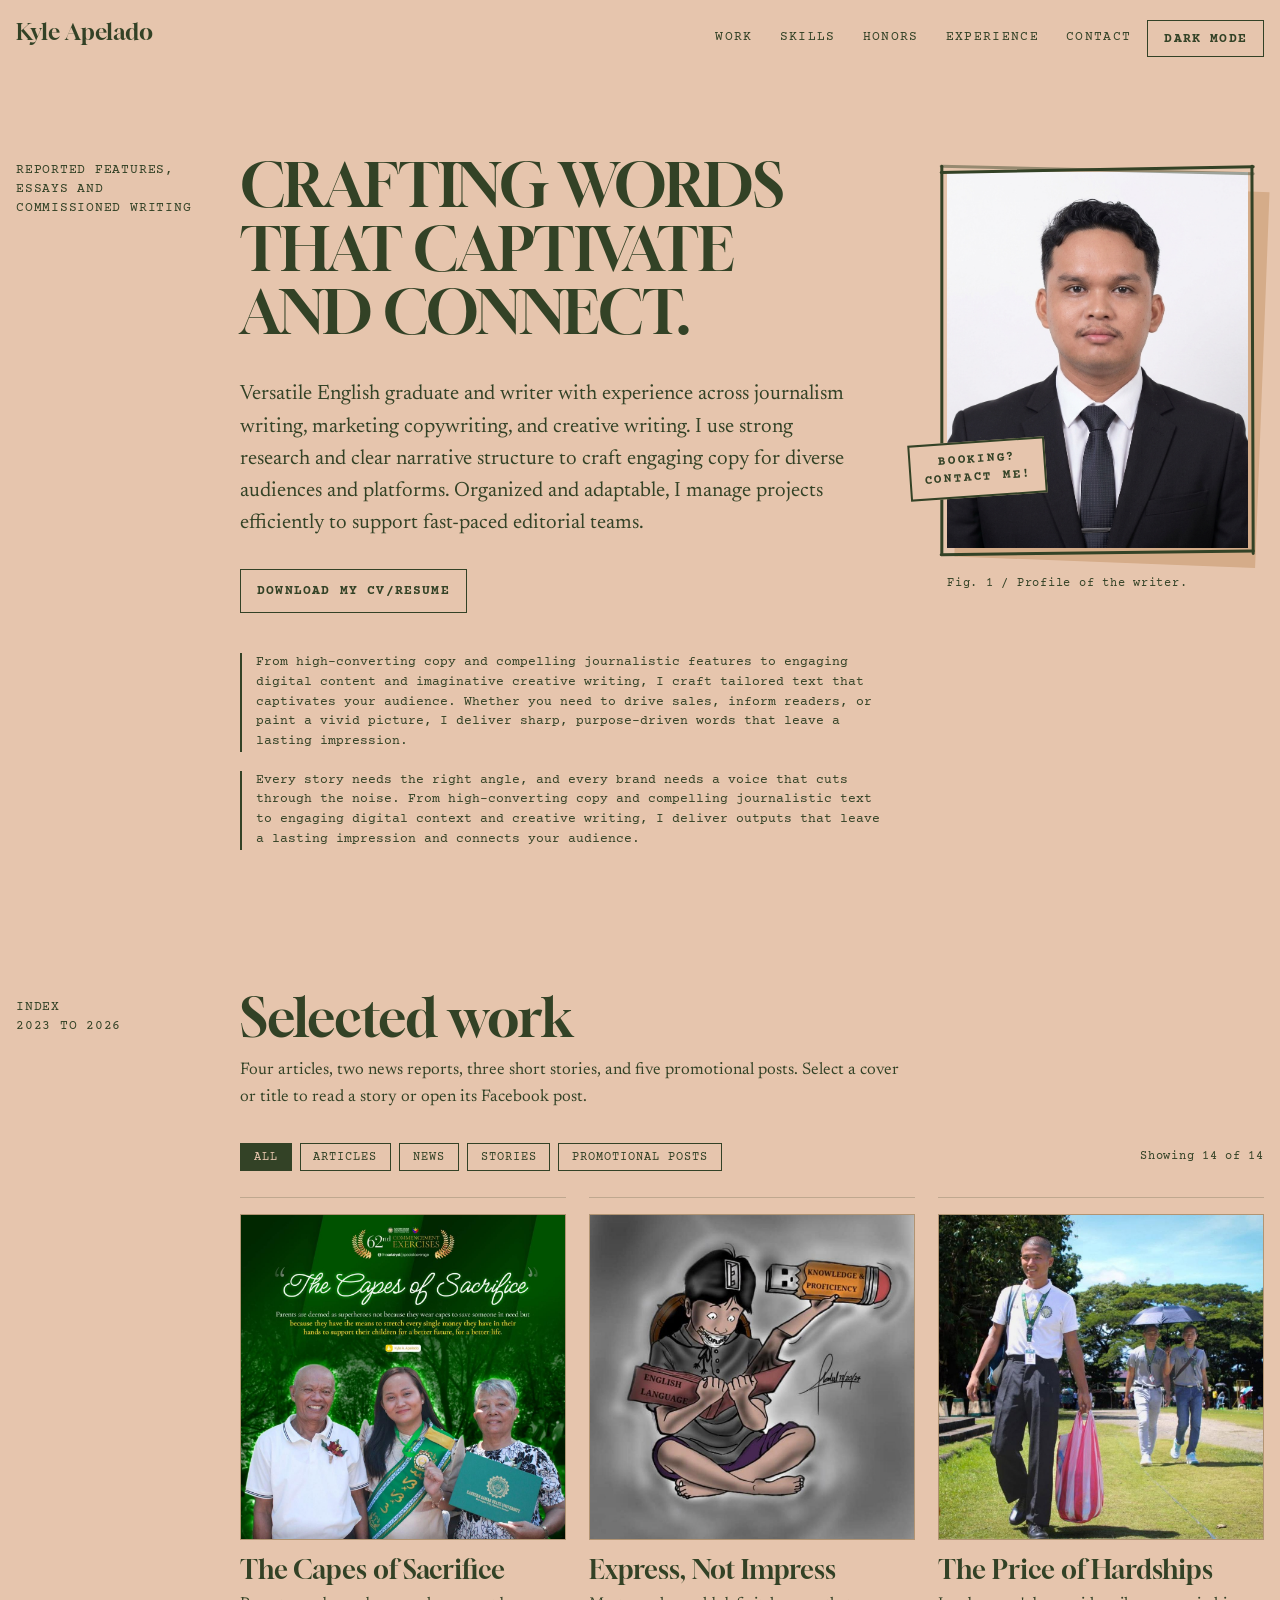
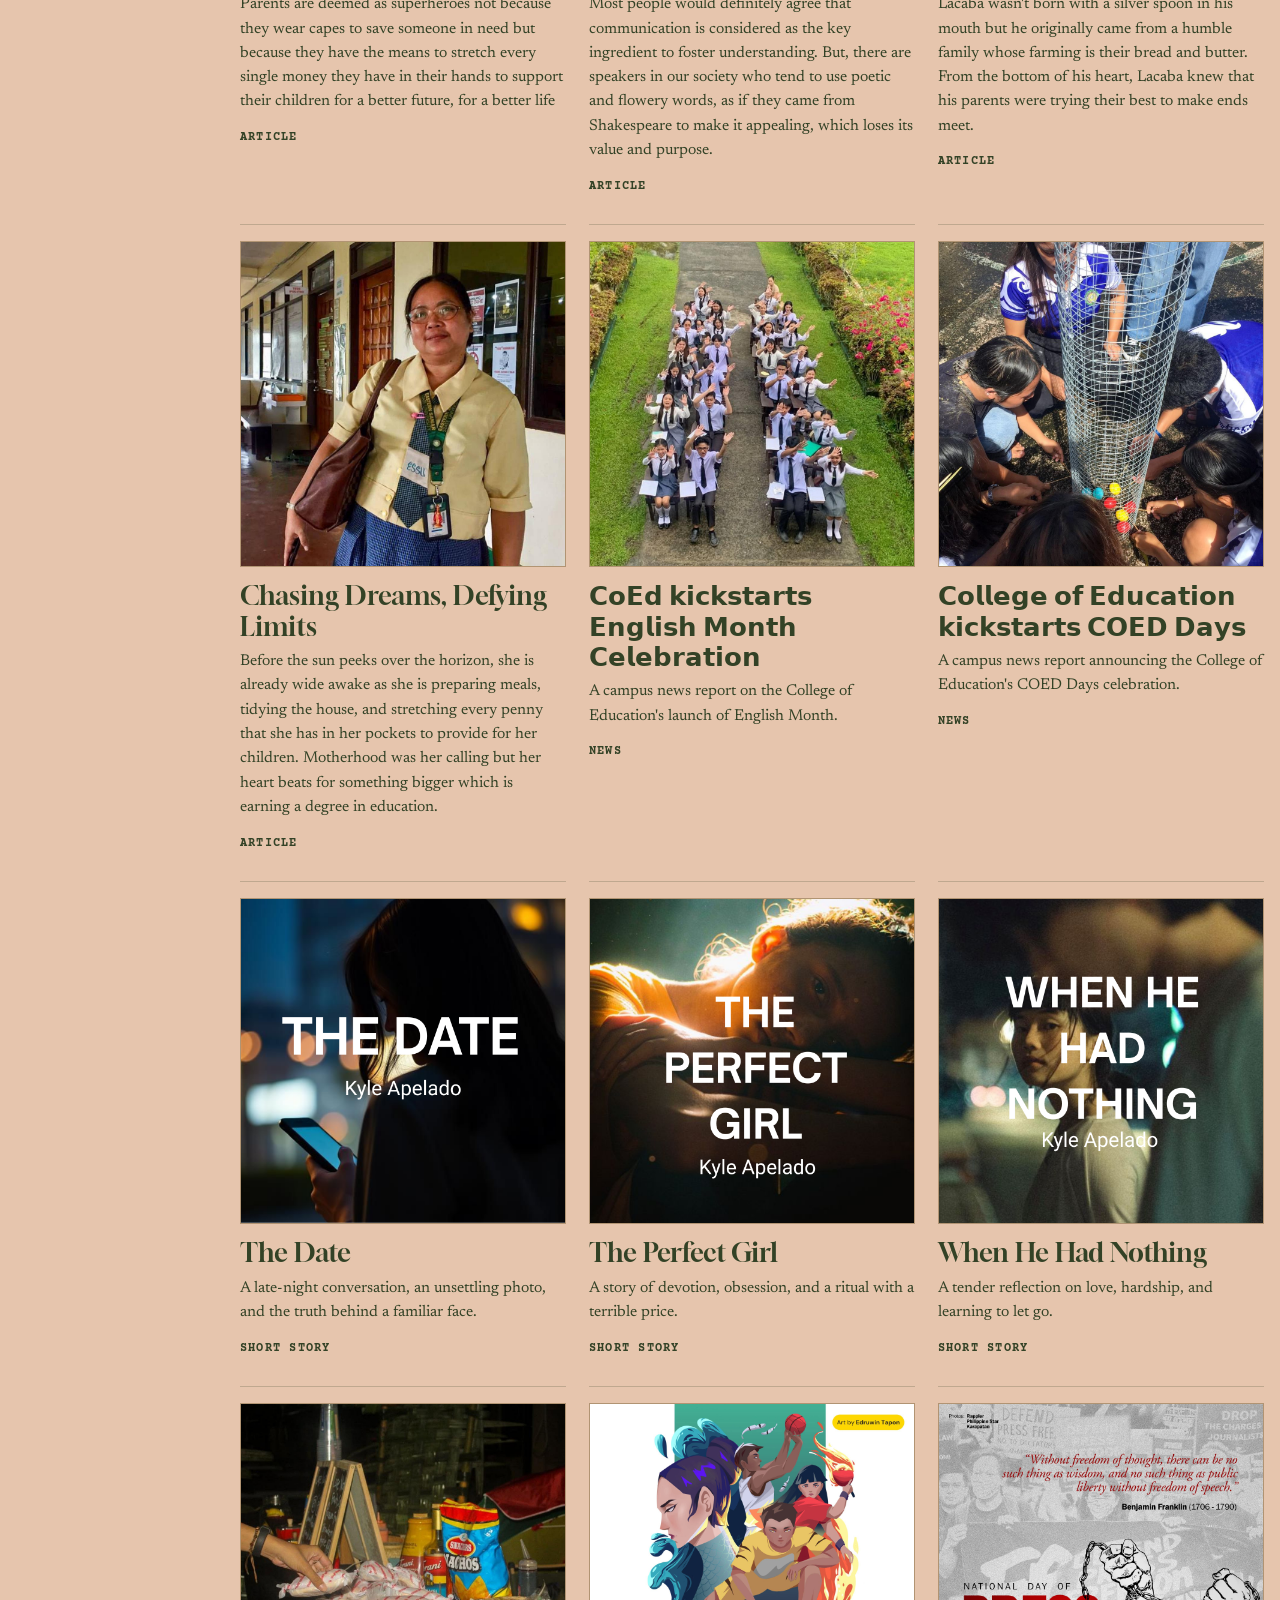
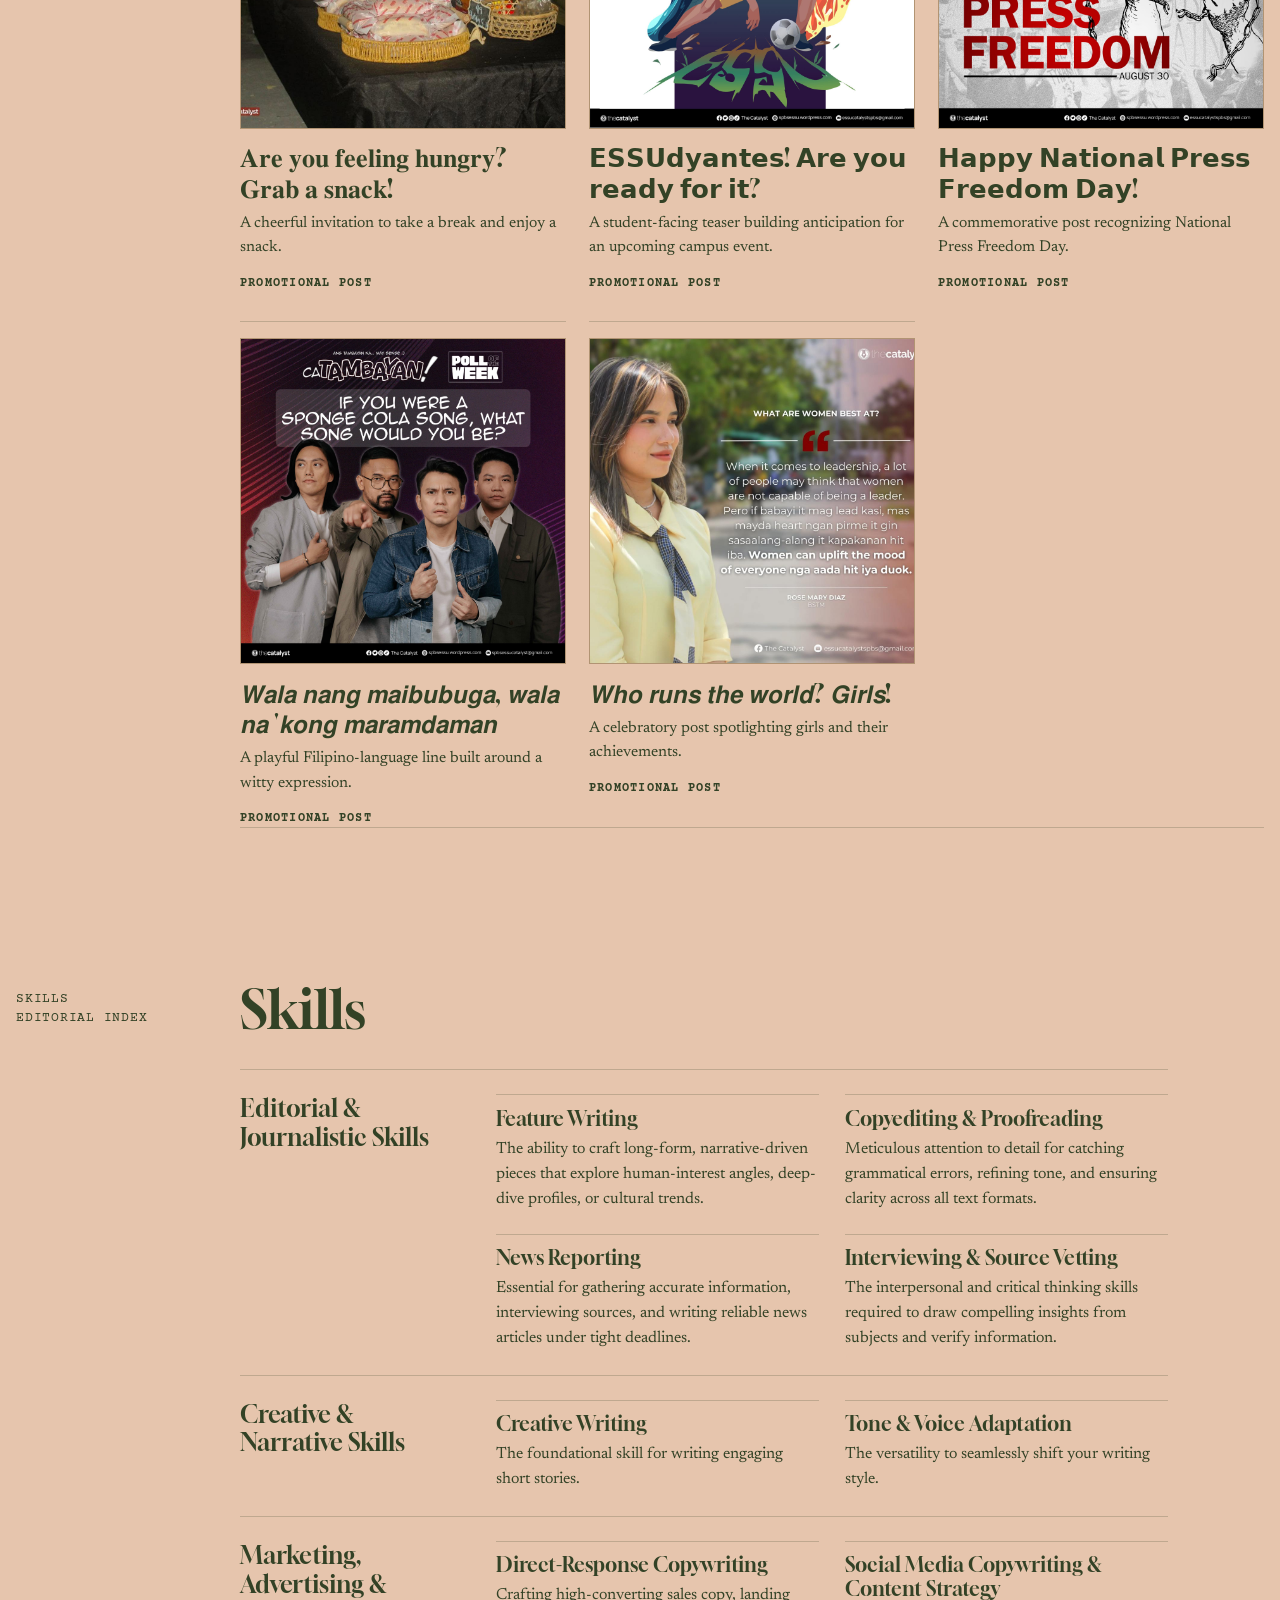
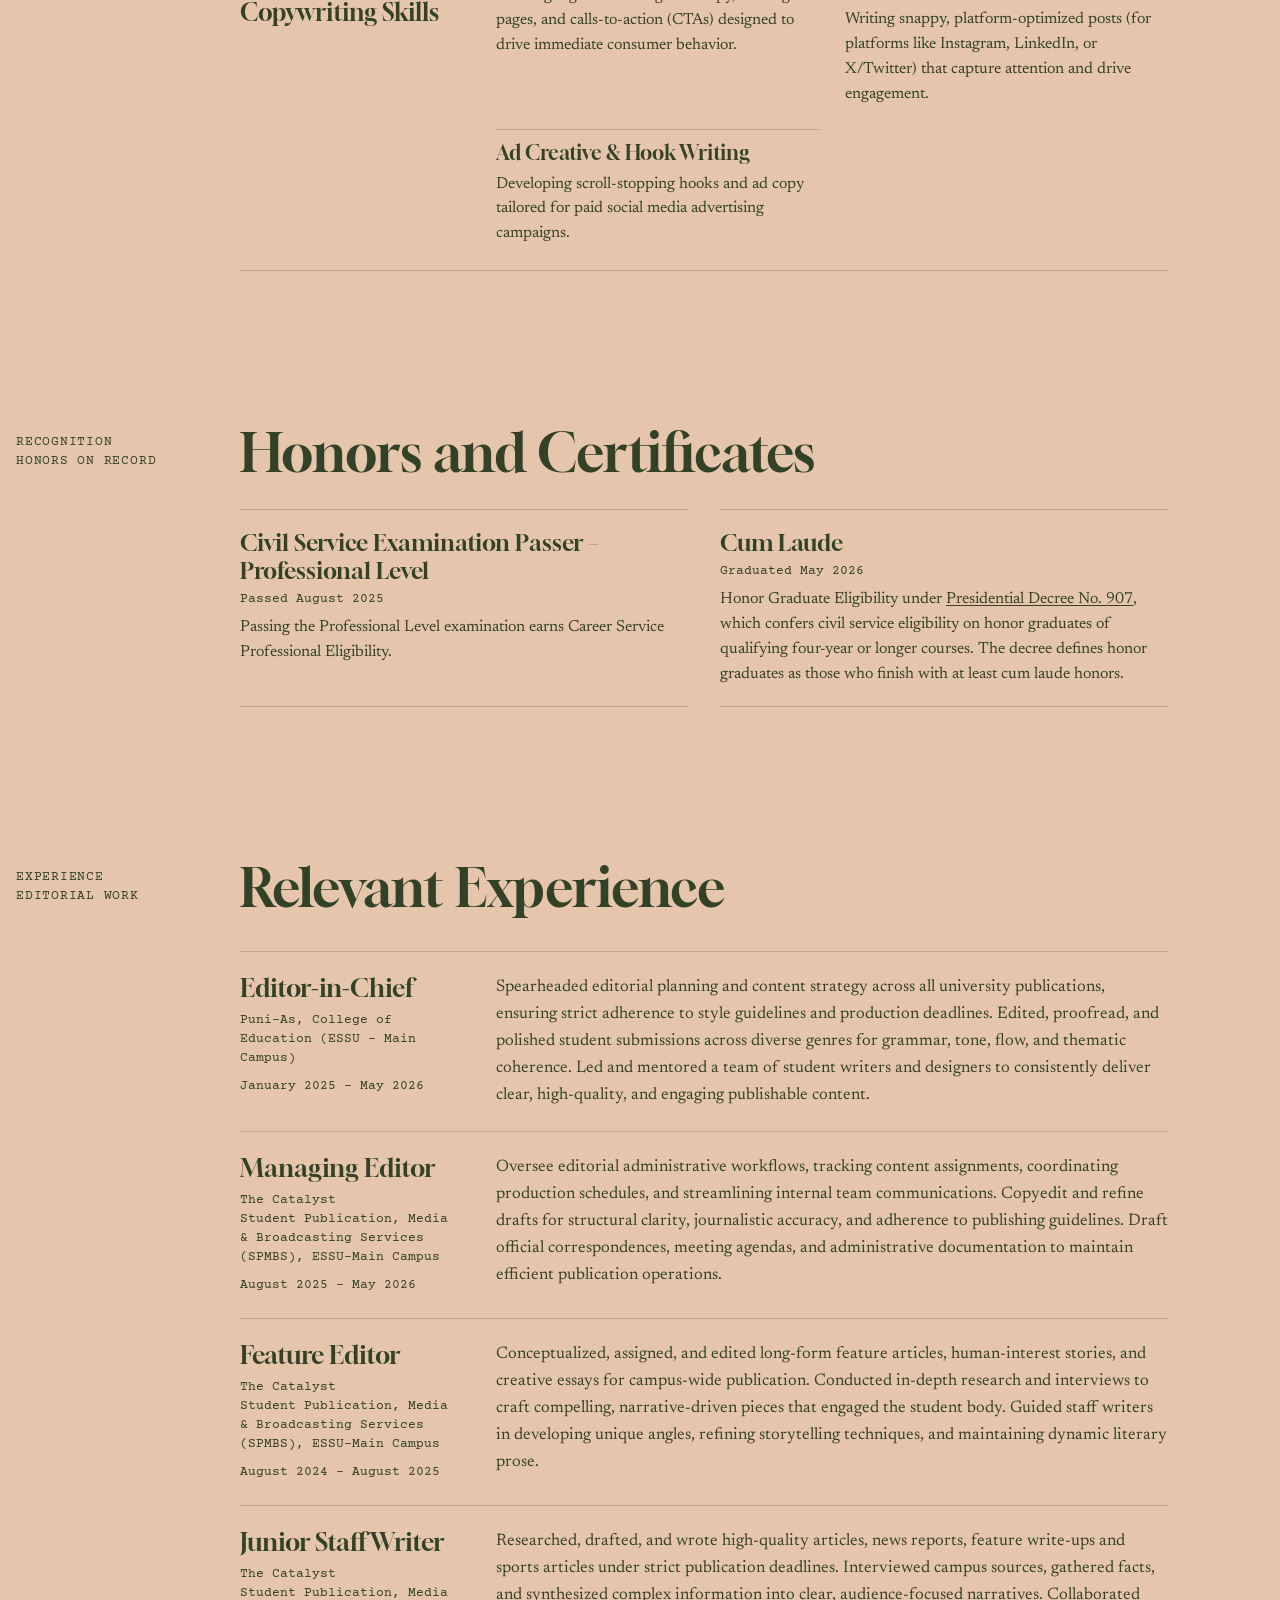
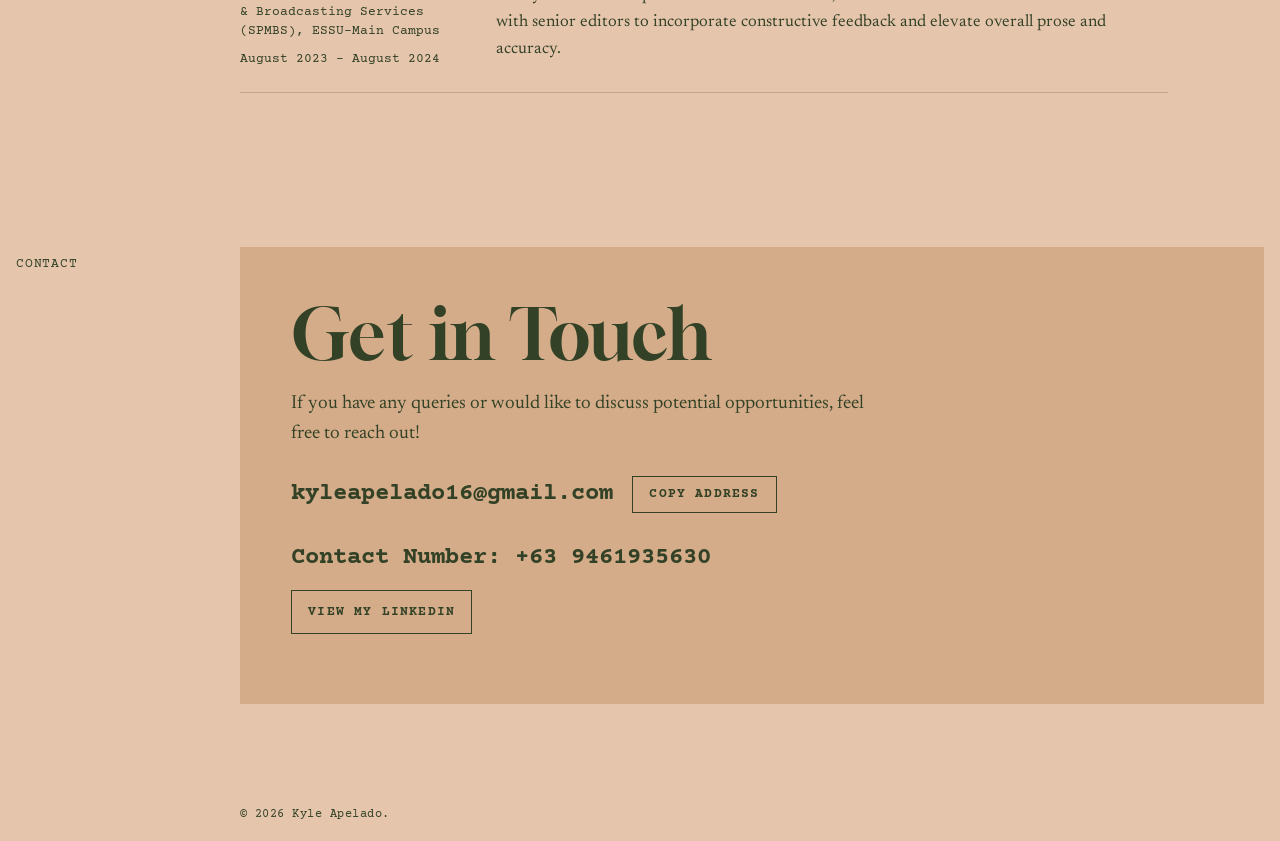
<file: Kyle_Portf.html>
<!doctype html>
<html lang="en">
<head>
  <meta charset="utf-8">
  <meta name="viewport" content="width=device-width, initial-scale=1">
  <meta http-equiv="refresh" content="0; url=./">
  <link rel="canonical" href="./">
  <title>Kyle Apelado | Portfolio</title>
</head>
<body>
  <p>This portfolio has moved. <a href="./">Continue to Kyle Apelado's portfolio</a>.</p>
</body>
</html>
</file>
<file: stories/story-reader.css>
:root {
  color-scheme: dark;
  --reader-paper: #18231D;
  --reader-ink: #EFE6D7;
  --reader-soft: #C5CBB9;
  --reader-accent: #B8C99A;
  --reader-rule: rgba(239, 230, 215, .22);
  --f-display: "Gloock", Georgia, "Times New Roman", serif;
  --f-body: "Newsreader", Georgia, "Times New Roman", serif;
  --f-type: "Courier Prime", "Courier New", Courier, monospace;
}

* {
  box-sizing: border-box;
}

html {
  background: var(--reader-paper);
  scroll-padding-top: 1rem;
}

body {
  margin: 0;
  min-width: 320px;
  background: var(--reader-paper);
  color: var(--reader-ink);
  font-family: var(--f-body);
  -webkit-font-smoothing: antialiased;
  text-rendering: optimizeLegibility;
}

a {
  color: inherit;
}

:focus-visible {
  outline: 2px solid var(--reader-accent);
  outline-offset: 4px;
}

.story-page {
  min-height: 100vh;
  padding: 0 max(1.25rem, env(safe-area-inset-right, 0px)) 2rem max(1.25rem, env(safe-area-inset-left, 0px));
}

.reading-progress {
  position: fixed;
  z-index: 10;
  inset: 0 0 auto;
  height: 3px;
  background: rgba(239, 230, 215, .12);
}

.reading-progress-value {
  display: block;
  width: 100%;
  height: 100%;
  background: var(--reader-accent);
  transform: scaleX(0);
  transform-origin: left center;
}

.story-topbar,
.story-intro,
.story-navigation,
.story-footer {
  width: min(100%, 76rem);
  margin-inline: auto;
}

.story-topbar-inner {
  display: flex;
  align-items: center;
  justify-content: space-between;
  gap: 1rem;
  min-height: 5rem;
  border-bottom: 1px solid var(--reader-rule);
}

.story-back {
  font: .8rem/1.4 var(--f-type);
  letter-spacing: .04em;
  text-decoration-thickness: 1px;
  text-underline-offset: .3em;
}

.story-topbar-note,
.story-category,
.story-byline-label,
.story-details dt,
.story-controls-label,
.story-size-status,
.story-footer-note {
  color: var(--reader-soft);
}

.story-topbar-note {
  font: .76rem/1.4 var(--f-type);
  text-align: right;
}

.story-intro {
  display: grid;
  grid-template-columns: minmax(10rem, 17rem) minmax(0, 1fr);
  align-items: center;
  gap: clamp(2rem, 7vw, 6.5rem);
  padding-block: clamp(3rem, 8vw, 6.5rem);
  border-bottom: 1px solid var(--reader-rule);
}

.story-cover {
  width: 100%;
  max-width: 17rem;
  margin: 0;
  justify-self: center;
}

.story-cover img {
  display: block;
  width: 100%;
  height: auto;
  border: 1px solid var(--reader-rule);
  object-fit: contain;
}

.story-category {
  margin: 0 0 .85rem;
  font: .76rem/1.4 var(--f-type);
  letter-spacing: .04em;
}

.story-title {
  max-width: 15ch;
  margin: 0;
  font: 400 clamp(2.9rem, 7vw, 5.65rem)/1.02 var(--f-display);
  letter-spacing: -.025em;
  text-wrap: balance;
}

.story-byline {
  margin: 1.2rem 0 0;
  font-size: 1.12rem;
}

.story-details {
  display: grid;
  grid-template-columns: max-content max-content;
  align-items: baseline;
  gap: .45rem 1rem;
  margin: 1.6rem 0 0;
  padding-top: 1rem;
  border-top: 1px solid var(--reader-rule);
  font: .78rem/1.5 var(--f-type);
}

.story-details dt,
.story-details dd {
  margin: 0;
}

.story-details dd {
  color: var(--reader-ink);
}

.story-synopsis {
  max-width: 39rem;
  margin: 1.5rem 0 0;
  color: var(--reader-soft);
  font-size: clamp(1.1rem, 1.5vw, 1.28rem);
  line-height: 1.65;
}

.story-controls {
  display: flex;
  align-items: center;
  gap: .7rem;
  margin-top: 1.7rem;
}

.story-controls-label {
  margin-right: .25rem;
  font: .76rem/1.4 var(--f-type);
}

.story-size-button {
  min-width: 2.7rem;
  min-height: 2.7rem;
  padding: .35rem .55rem;
  border: 1px solid var(--reader-rule);
  border-radius: 0;
  background: transparent;
  color: var(--reader-ink);
  font: .9rem/1 var(--f-type);
  cursor: pointer;
}

.story-size-button:hover {
  border-color: var(--reader-accent);
  color: var(--reader-accent);
}

.story-content {
  position: relative;
  width: min(100%, 44rem);
  margin-inline: auto;
  padding-block: clamp(3rem, 8vw, 6rem);
  outline-offset: 8px;
}

.story-content,
.story-content * {
  -webkit-user-select: none;
  user-select: none;
}

.story-watermark {
  position: absolute;
  z-index: 2;
  top: 48%;
  left: 50%;
  width: max-content;
  max-width: 100%;
  overflow: hidden;
  color: var(--reader-ink);
  font: clamp(1.6rem, 4vw, 3rem)/1.2 var(--f-display);
  opacity: .035;
  pointer-events: none;
  text-align: center;
  transform: translate(-50%, -50%) rotate(-24deg);
  white-space: nowrap;
}

.story-prose {
  position: relative;
  z-index: 1;
  font-size: 1.25rem;
  line-height: 1.85;
  overflow-wrap: break-word;
}

.story-paragraph {
  margin: 0 0 1.45em;
}

.story-message {
  margin: 1.8rem 0;
  padding: .15rem 0 .15rem 1.3rem;
  border-left: 2px solid var(--reader-accent);
  color: var(--reader-soft);
  font-style: italic;
  white-space: pre-line;
}

.story-section-heading,
.story-ending {
  margin: 3rem 0 1.5rem;
  font: 400 clamp(1.65rem, 4vw, 2.25rem)/1.2 var(--f-display);
}

.story-ending {
  text-align: center;
}

.story-scene-break {
  width: 2.5rem;
  margin: 3rem auto;
  border: 0;
  border-top: 1px solid var(--reader-accent);
}

.story-navigation {
  display: flex;
  justify-content: space-between;
  gap: 1.5rem;
  padding-block: 1.4rem;
  border-top: 1px solid var(--reader-rule);
  border-bottom: 1px solid var(--reader-rule);
}

.story-nav-link {
  font: .8rem/1.5 var(--f-type);
  text-decoration-thickness: 1px;
  text-underline-offset: .3em;
}

.story-footer {
  display: flex;
  flex-wrap: wrap;
  justify-content: space-between;
  gap: .5rem 1rem;
  padding-top: 1.4rem;
  color: var(--reader-soft);
  font: .75rem/1.5 var(--f-type);
}

.story-footer p {
  margin: 0;
}

.story-error {
  max-width: 44rem;
  margin: 4rem auto;
  color: var(--reader-ink);
  font: 1.2rem/1.6 var(--f-body);
}

@media (max-width: 720px) {
  .story-page {
    padding-inline: max(1rem, env(safe-area-inset-left, 0px));
  }

  .story-topbar-inner {
    min-height: 4.25rem;
  }

  .story-intro {
    grid-template-columns: minmax(0, 1fr);
    gap: 2.25rem;
    padding-block: 2.8rem;
  }

  .story-cover {
    width: min(58vw, 13rem);
    justify-self: start;
  }

  .story-title {
    max-width: 17ch;
    font-size: clamp(2.7rem, 12vw, 4.4rem);
  }

  .story-content {
    padding-block: 3rem;
  }

  .story-prose {
    font-size: 1.18rem;
    line-height: 1.82;
  }
}

@media (max-width: 420px) {
  .story-topbar-note {
    display: none;
  }

  .story-details {
    grid-template-columns: 1fr auto;
  }

  .story-navigation {
    gap: .75rem;
  }

  .story-nav-link {
    max-width: 48%;
  }
}

@media (prefers-reduced-motion: reduce) {
  *,
  *::before,
  *::after {
    scroll-behavior: auto !important;
  }
}
</file>
